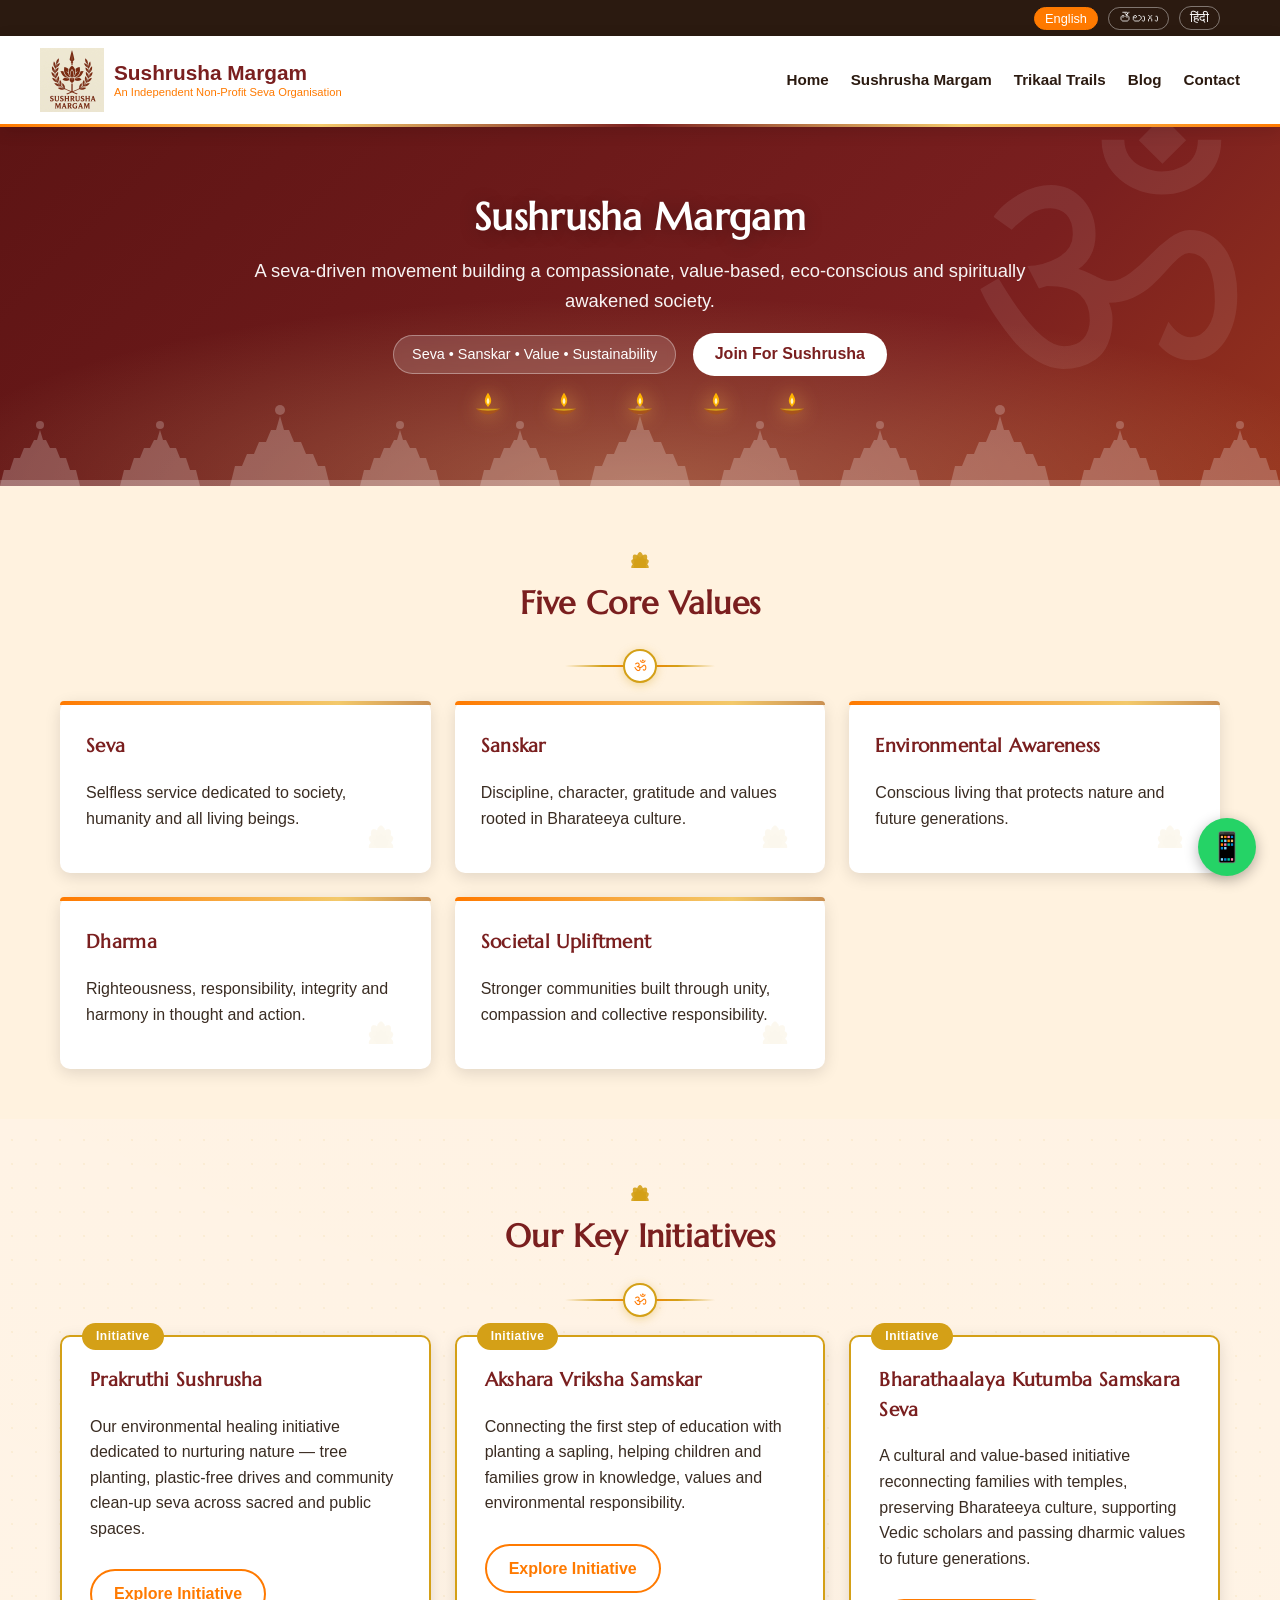
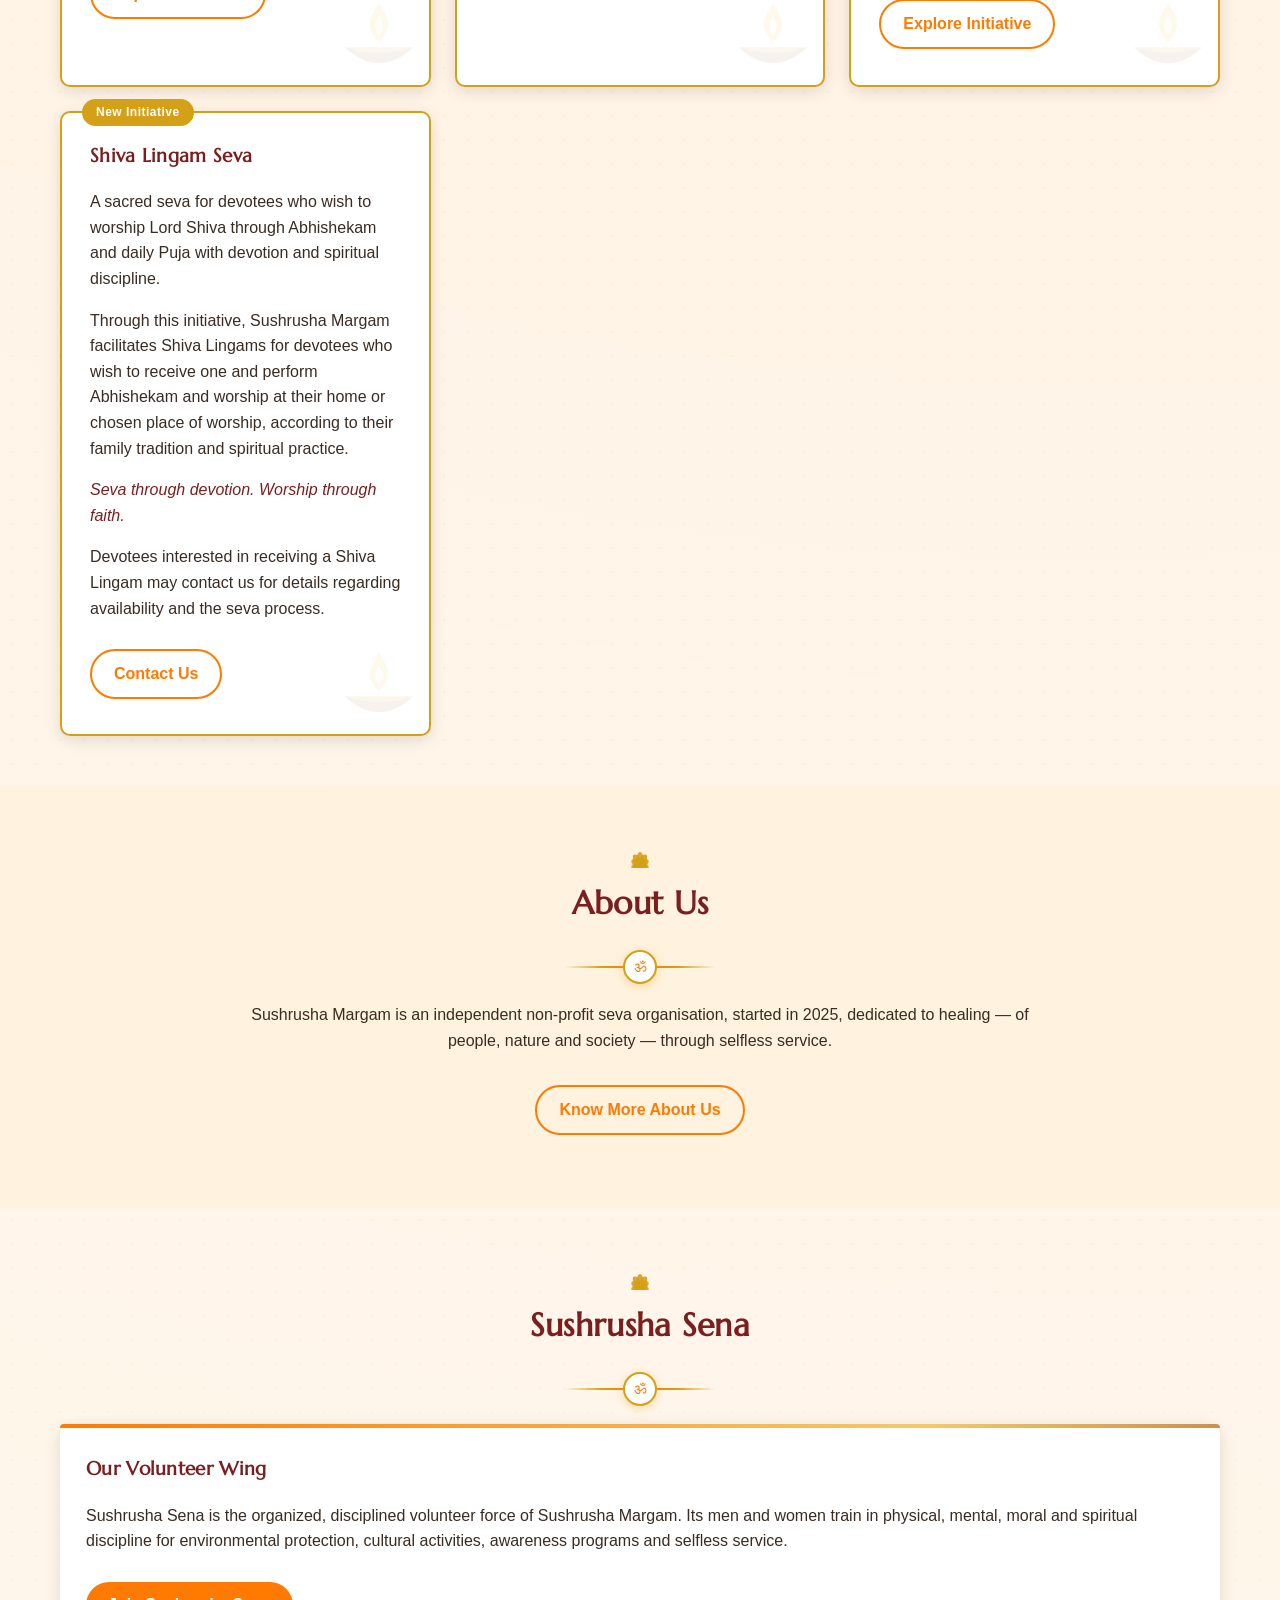
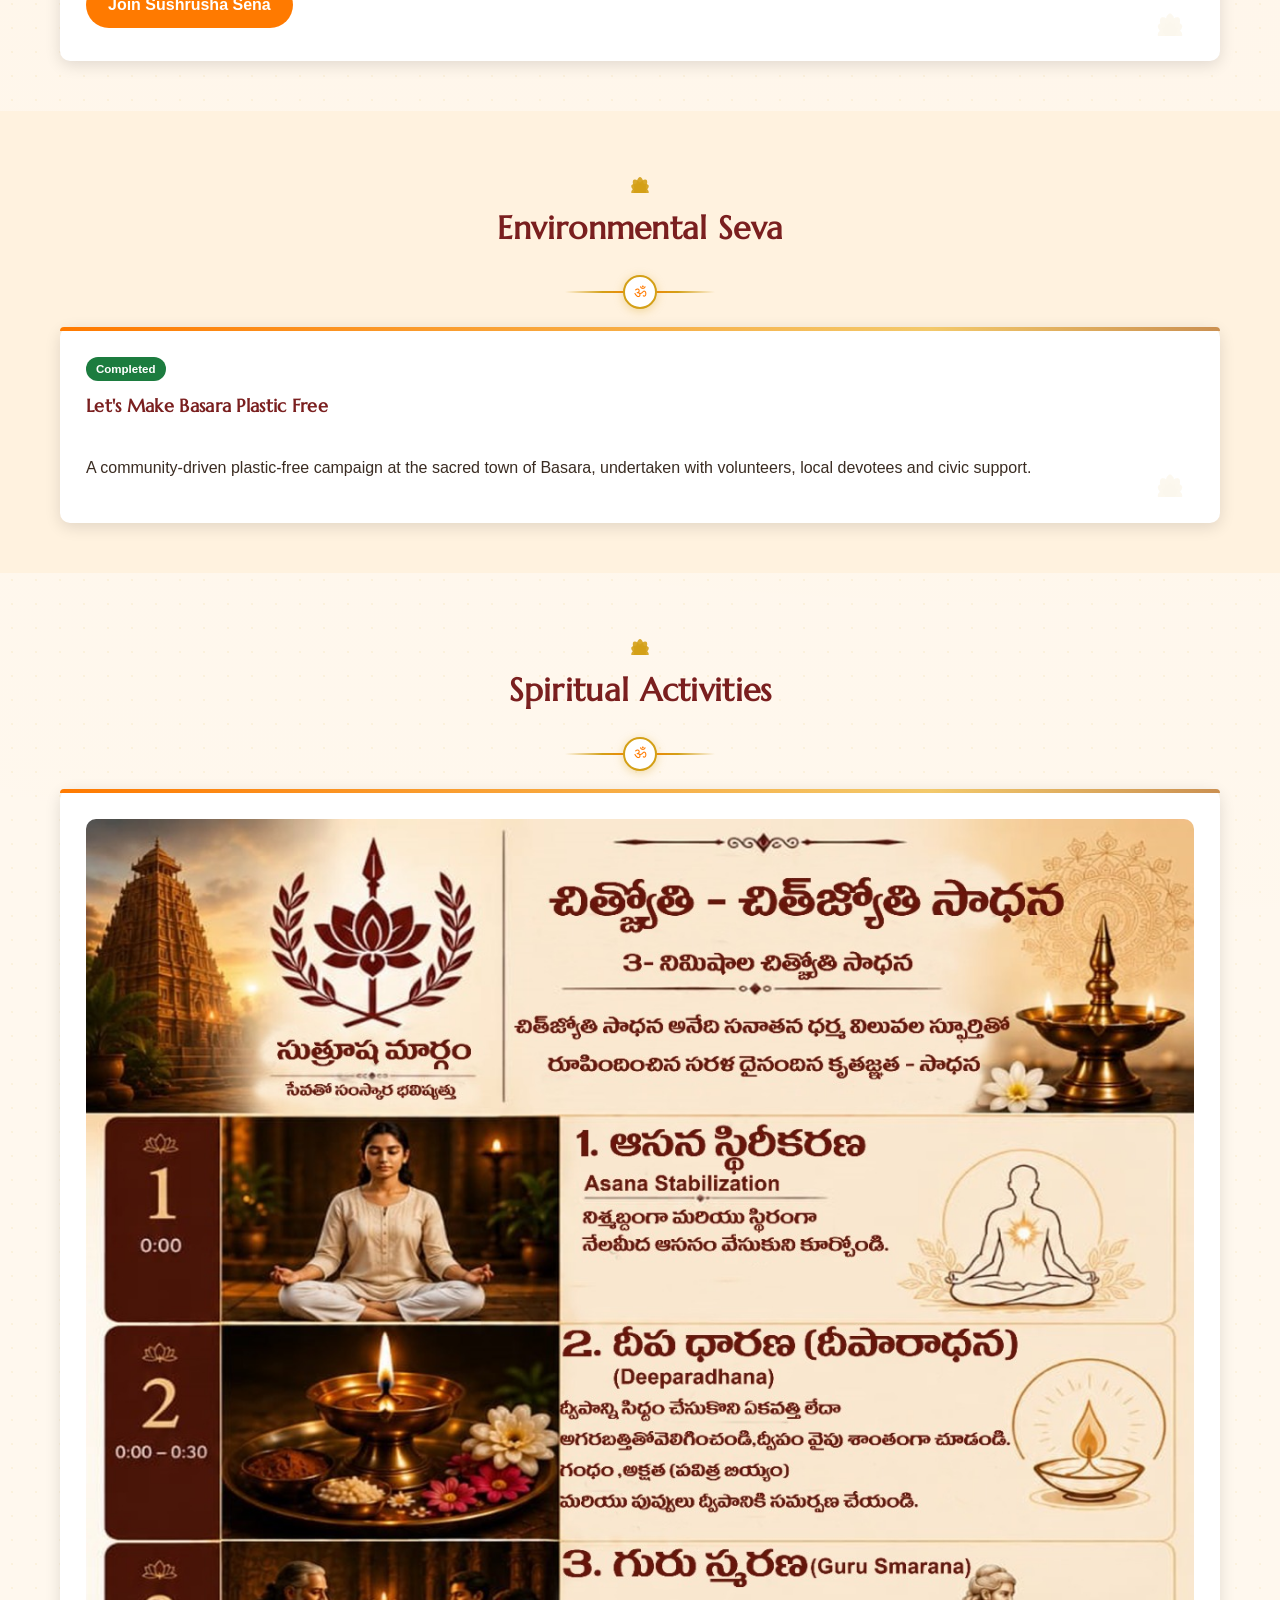
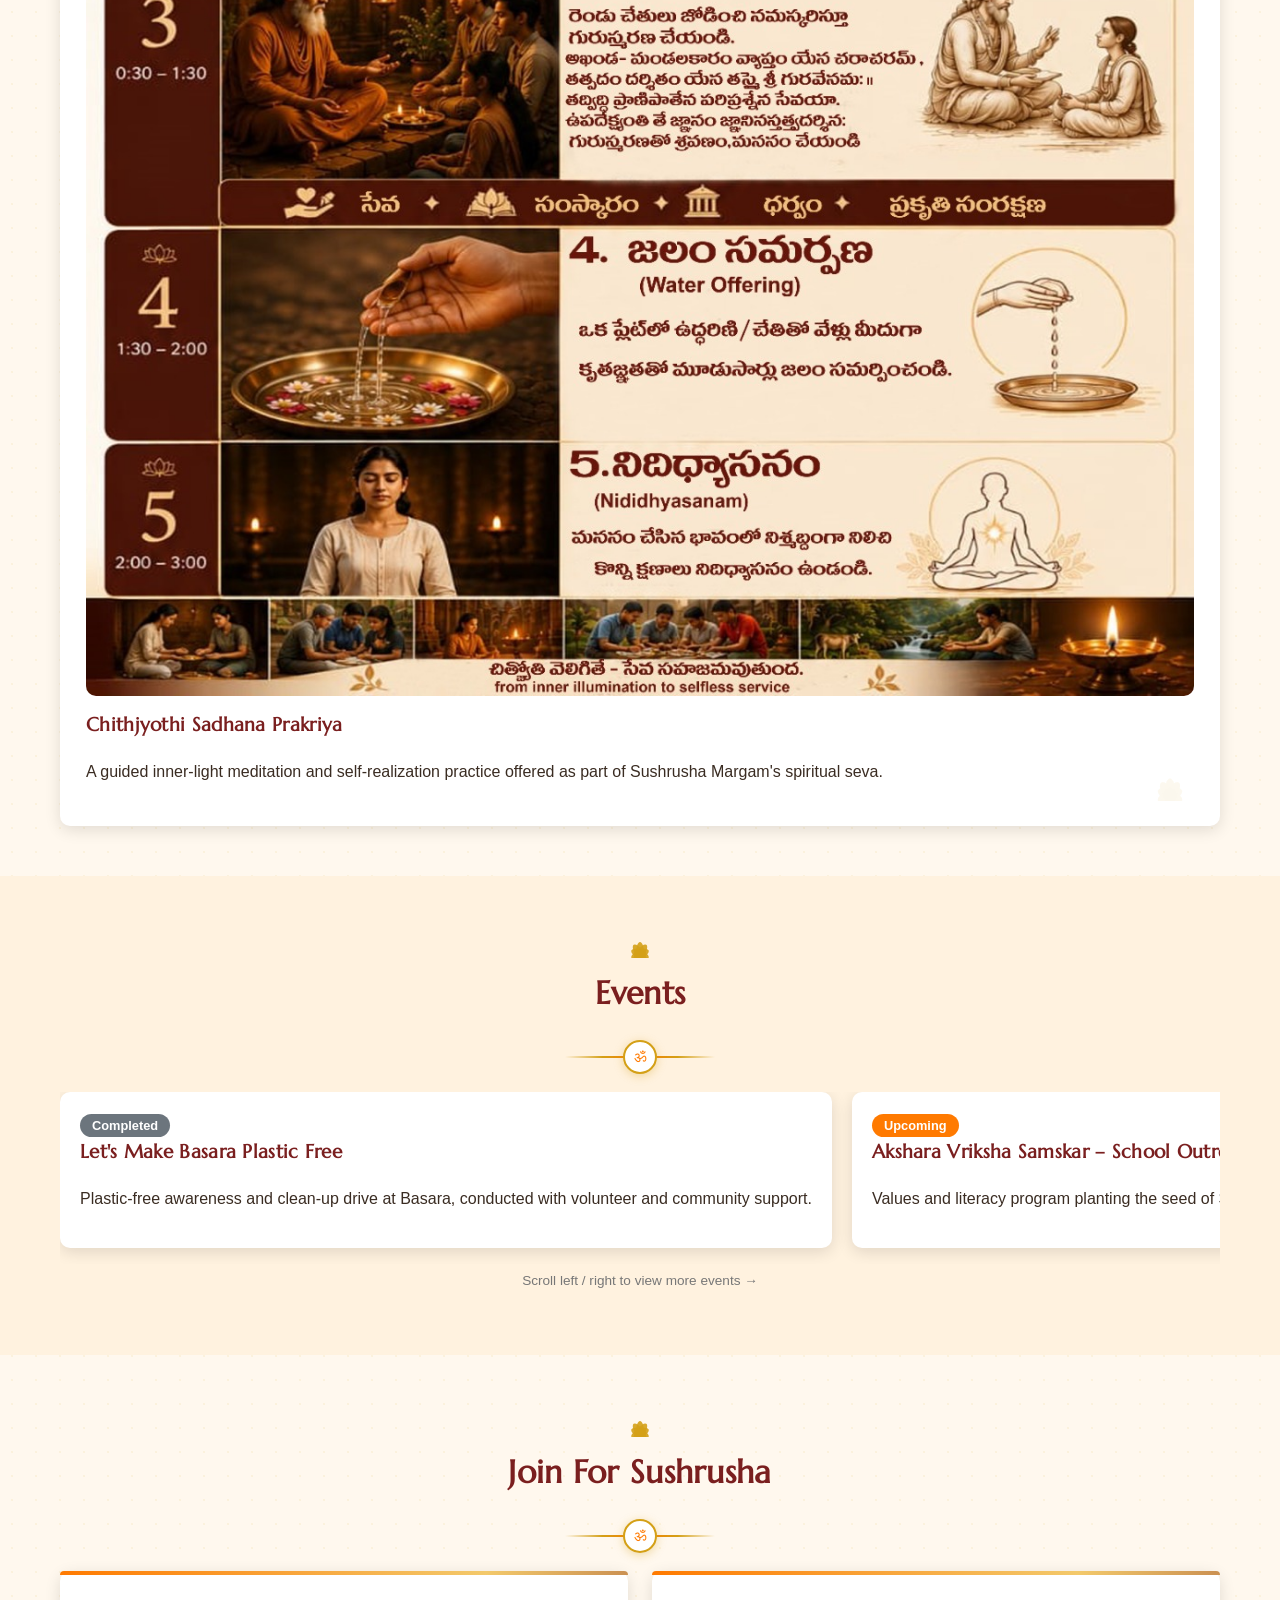
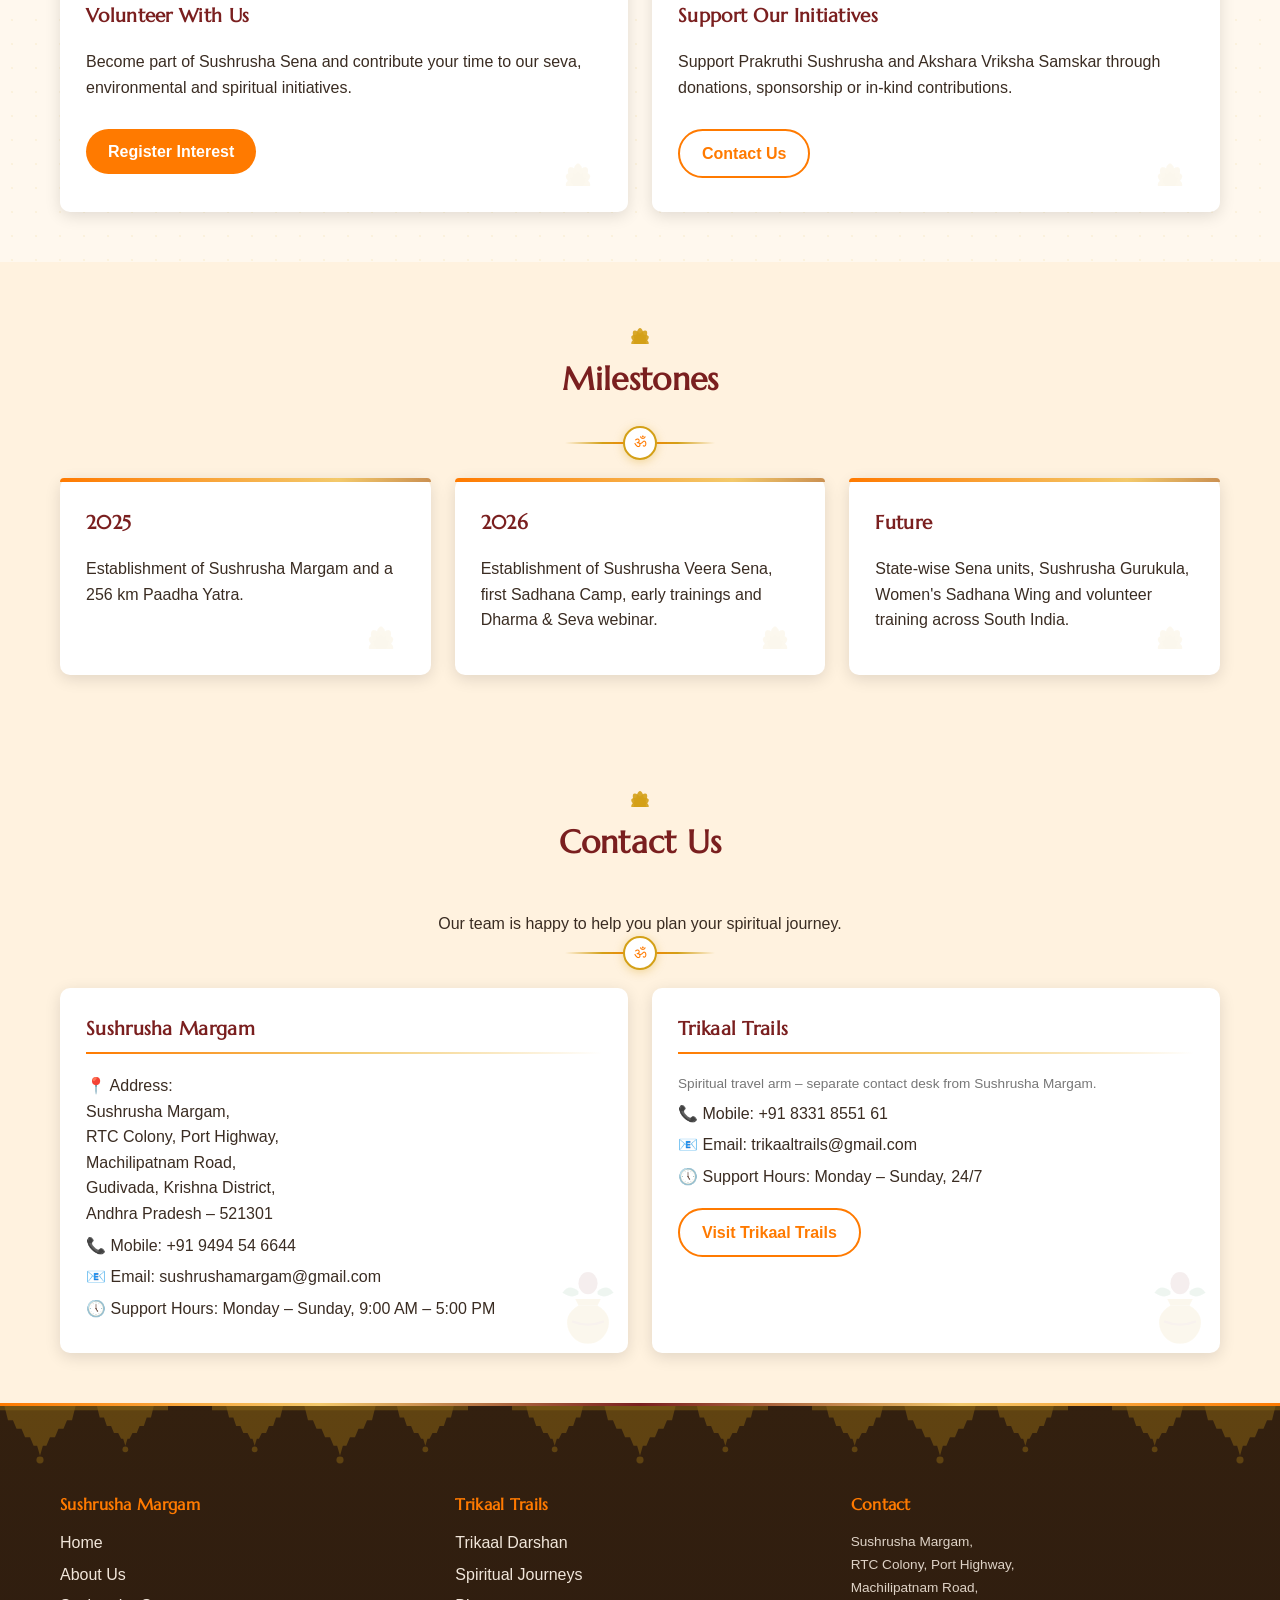
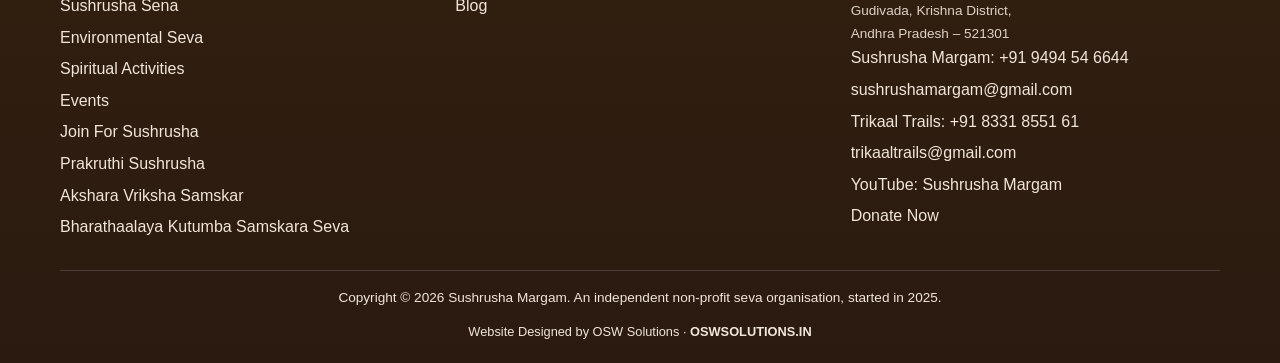
<file: index.html>
<!DOCTYPE html>
<html lang="en">
<head>
<meta charset="UTF-8">
<meta name="viewport" content="width=device-width, initial-scale=1.0">
<title>Sushrusha Margam &ndash; Seva, Nature &amp; Spirituality</title><link rel="icon" type="image/jpeg" href="assets/sushrusha margam.jpeg">
<link rel="canonical" href="https://sushrushamargam.org/">
<meta property="og:title" content="Sushrusha Margam &ndash; Seva, Nature &amp; Spirituality">
<meta property="og:description" content="Sushrusha Margam - an independent non-profit seva organisation for Seva, Sanskar, environmental awareness, temple seva and spiritual growth, with Trikaal Trails pilgrimage journeys.">
<meta property="og:type" content="website">
<meta property="og:url" content="https://sushrushamargam.org/">
<meta property="og:image" content="https://sushrushamargam.org/assets/sushrusha%20margam.jpeg">
<meta name="twitter:card" content="summary_large_image">
<meta name="description" content="Sushrusha Margam - an independent non-profit seva organisation for Seva, Sanskar, environmental awareness, temple seva and spiritual growth, with Trikaal Trails pilgrimage journeys.">
<meta name="keywords" content="temple visit, Darshan Booking, Sacred journey, Pilgrimage tour, Spiritual retreat, Awakening, Enlightenment, Inner peace, Transformation, Breathwork, Meditation, Mindfulness, Rituals, Yoga, Chakras, Crystals, Energy healing, Grounding, Intuition, Cosmic connection, Divine, Gratitude, Purpose, Surrender, Sadhana, Chithjyothi, Jyothi, Spiritual journey, Darshan ticket, Yatra, Seva, Environmental, Temple renovation, Temple, Temple seva, Volunteer, Sushrusha, Spiritual way, Temple route map, Temple timings, Temple open, Temple close, Puja, Travel, Tour, Trips, Family, Group, Solo, Mantra, Prayer, Religion, Spiritual guidance, Wisdom, Soulwork, Selfcare, Reiki, Spirituality, Spiritual growth, Manifestation, God, Akashic, Consciousness, Empowerment, Historic Pilgrimages, Spiritual Retreat, Heritage temple, Cultural, Budget yatri, Hills, Shrine">
<link rel="stylesheet" href="css/style.css">
</head>
<body>

<div class="lang-bar">
  <div class="container">
    <button data-lang="en" class="active">English</button>
    <button data-lang="te">తెలుగు</button>
    <button data-lang="hi">हिंदी</button>
  </div>
</div>

<header class="site-header">
  <div class="container nav-wrap">
    <div class="logo">
      <img src="assets/sushrusha margam.jpeg" alt="Sushrusha Margam logo">
      <span class="logo-copy">Sushrusha Margam
      <span class="sub">An Independent Non-Profit Seva Organisation</span>
      </span>
    </div>
    <button class="nav-toggle" aria-label="Toggle navigation">&#9776;</button>
    <nav class="main-nav">
      <ul>
        <li><a href="index.html" data-i18n="nav.home">Home</a></li>
        <li class="has-dropdown">
          <a href="#sushrusha" data-i18n="nav.sushrusha">Sushrusha Margam</a>
          <ul class="dropdown-menu">
            <li><a href="about.html">About Us</a></li>
            <li><a href="#sena">Sushrusha Sena</a></li>
            <li><a href="prakruthi-sushrusha.html">Environmental Seva</a></li>
            <li><a href="#spiritual">Spiritual Activities</a></li>
            <li><a href="#events">Events</a></li>
            <li><a href="#join">Join Sushrusha</a></li>
          </ul>
        </li>
        <li class="has-dropdown">
          <a href="trikaal-trails.html" data-i18n="nav.trikaal">Trikaal Trails</a>
          <ul class="dropdown-menu">
            <li><a href="trikaal-trails.html#journeys" data-i18n="nav.trikaalDarshan">Trikaal Darshan</a></li>
            <li><a href="spiritual-journeys.html" data-i18n="nav.spiritualJourney">Spiritual Journeys</a></li>
            <li><a href="trikaal-trails.html#where-we-travel" data-i18n="nav.whereWeTravel">Where We Travel</a></li>
          </ul>
        </li>
        <li><a href="blog.html" data-i18n="nav.blog">Blog</a></li>
        <li><a href="#contact" data-i18n="nav.contact">Contact</a></li>
      </ul>
    </nav>
  </div>
</header>

<section class="hero" id="sushrusha">
  <div class="container">
    <h1 data-i18n="home.hero.title">Sushrusha Margam</h1>
    <p class="tagline">A seva-driven movement building a compassionate, value-based, eco-conscious and spiritually awakened society.</p>
    <div class="badge">Seva &bull; Sanskar &bull; Value &bull; Sustainability</div>
    <a href="https://forms.gle/1nZTn87Z29sHKEpX9" class="btn hero-btn" target="_blank" rel="noopener">Join For Sushrusha</a>
  </div>
</section>

<section class="alt" id="values">
  <div class="container">
    <div class="section-title">
      <h2>Five Core Values</h2>
      <div class="underline"></div>
    </div>
    <div class="grid">
      <div class="card"><h3>Seva</h3><p>Selfless service dedicated to society, humanity and all living beings.</p></div>
      <div class="card"><h3>Sanskar</h3><p>Discipline, character, gratitude and values rooted in Bharateeya culture.</p></div>
      <div class="card"><h3>Environmental Awareness</h3><p>Conscious living that protects nature and future generations.</p></div>
      <div class="card"><h3>Dharma</h3><p>Righteousness, responsibility, integrity and harmony in thought and action.</p></div>
      <div class="card"><h3>Societal Upliftment</h3><p>Stronger communities built through unity, compassion and collective responsibility.</p></div>
    </div>
  </div>
</section>

<!-- ===== Two Key Initiatives (highlighted) ===== -->
<section>
  <div class="container">
    <div class="section-title">
      <h2 data-i18n="home.initiatives.title">Our Key Initiatives</h2>
      <div class="underline"></div>
    </div>
    <div class="initiatives">
      <div class="initiative-card">
        <span class="tag" data-i18n="home.initiatives.prakruthi.tag">Initiative</span>
        <h3 data-i18n="home.initiatives.prakruthi.title">Prakruthi Sushrusha</h3>
        <p data-i18n="home.initiatives.prakruthi.desc">Our environmental healing initiative dedicated to nurturing
        nature &mdash; tree planting, plastic-free drives and community clean-up seva across sacred and public
        spaces.</p>
        <a href="prakruthi-sushrusha.html" class="btn outline">Explore Initiative</a>
      </div>
      <div class="initiative-card">
        <span class="tag" data-i18n="home.initiatives.akshara.tag">Initiative</span>
        <h3>Akshara Vriksha Samskar</h3>
        <p>Connecting the first step of education with planting a sapling, helping children and families grow in
        knowledge, values and environmental responsibility.</p>
        <a href="akshara-vriksha-samskar.html" class="btn outline">Explore Initiative</a>
      </div>
      <div class="initiative-card">
        <span class="tag">Initiative</span>
        <h3>Bharathaalaya Kutumba Samskara Seva</h3>
        <p>A cultural and value-based initiative reconnecting families with temples, preserving Bharateeya culture,
        supporting Vedic scholars and passing dharmic values to future generations.</p>
        <a href="bharathaalaya-seva.html" class="btn outline">Explore Initiative</a>
      </div>
      <div class="initiative-card">
        <span class="tag">New Initiative</span>
        <h3>Shiva Lingam Seva</h3>
        <p>A sacred seva for devotees who wish to worship Lord Shiva through Abhishekam and daily Puja with
        devotion and spiritual discipline.</p>
        <p>Through this initiative, Sushrusha Margam facilitates Shiva Lingams for devotees who wish to receive one
        and perform Abhishekam and worship at their home or chosen place of worship, according to their family
        tradition and spiritual practice.</p>
        <p style="font-style:italic;color:var(--maroon);">Seva through devotion. Worship through faith.</p>
        <p>Devotees interested in receiving a Shiva Lingam may contact us for details regarding availability and the
        seva process.</p>
        <a href="#contact" class="btn outline">Contact Us</a>
      </div>
    </div>
  </div>
</section>

<!-- ===== About Us ===== -->
<section class="alt" id="about">
  <div class="container">
    <div class="section-title">
      <h2 data-i18n="nav.about">About Us</h2>
      <div class="underline"></div>
    </div>
    <p data-i18n="home.footer.about" style="max-width:800px;margin:0 auto;text-align:center;">Sushrusha Margam is an
  independent, non-profit, dharma-based spiritual seva organization dedicated to nurturing disciplined individuals,
  responsible families and value-based communities through Seva, Dharma, discipline and spiritual awareness.</p>
    <p style="text-align:center;margin-top:20px;"><a href="about.html" class="btn outline">Know More About Us</a></p>
  </div>
</section>

<!-- ===== Sushrusha Sena ===== -->
<section id="sena">
  <div class="container">
    <div class="section-title">
      <h2 data-i18n="nav.sena">Sushrusha Sena</h2>
      <div class="underline"></div>
    </div>
    <div class="grid">
      <div class="card">
        <h3>Our Volunteer Wing</h3>
        <p>Sushrusha Sena is the organized, disciplined volunteer force of Sushrusha Margam. Its men and women train
        in physical, mental, moral and spiritual discipline for environmental protection, cultural activities,
        awareness programs and selfless service.</p>
        <a href="https://forms.gle/1nZTn87Z29sHKEpX9" class="btn" target="_blank" rel="noopener">Join Sushrusha Sena</a>
      </div>
    </div>
  </div>
</section>

<!-- ===== Environmental Seva ===== -->
<section class="alt" id="environmental">
  <div class="container">
    <div class="section-title">
      <h2 data-i18n="home.env.title">Environmental Seva</h2>
      <div class="underline"></div>
    </div>
    <div class="grid">
      <div class="card package-card">
        <span class="status" data-i18n="home.env.basara.status">Completed</span>
        <h3 data-i18n="home.env.basara.title">Let's Make Basara Plastic Free</h3>
        <p data-i18n="home.env.basara.desc">A community-driven plastic-free campaign at the sacred town of Basara,
        undertaken with volunteers, local devotees and civic support.</p>
      </div>
    </div>
  </div>
</section>

<!-- ===== Spiritual Activities ===== -->
<section id="spiritual">
  <div class="container">
    <div class="section-title">
      <h2 data-i18n="nav.spiritual">Spiritual Activities</h2>
      <div class="underline"></div>
    </div>
    <div class="grid">
      <div class="card">
        <img class="responsive" src="assets/WhatsApp Image 2026-08-13 at 3.52.43 PM.jpeg"
             alt="Chithjyothi Sadhana Prakriya"
             style="border-radius:var(--radius);margin-bottom:14px;">
        <h3 data-i18n="home.chithjyothi.title">Chithjyothi Sadhana Prakriya</h3>
        <p data-i18n="home.chithjyothi.desc">A guided inner-light meditation and self-realization practice offered
        as part of Sushrusha Margam's spiritual seva.</p>
      </div>
    </div>
  </div>
</section>

<!-- ===== Events (left-to-right scroll) ===== -->
<section class="alt" id="events">
  <div class="container">
    <div class="section-title">
      <h2 data-i18n="home.events.title">Events</h2>
      <div class="underline"></div>
    </div>
    <div class="events-scroll scroll-x">
      <div class="event-card">
        <span class="status-pill completed">Completed</span>
        <h3>Let's Make Basara Plastic Free</h3>
        <p>Plastic-free awareness and clean-up drive at Basara, conducted with volunteer and community support.</p>
      </div>
      <div class="event-card">
        <span class="status-pill upcoming">Upcoming</span>
        <h3>Akshara Vriksha Samskar &ndash; School Outreach</h3>
        <p>Values and literacy program planting the seed of Samskaram among young students.</p>
      </div>
      <div class="event-card">
        <span class="status-pill upcoming">Upcoming</span>
        <h3>Prakruthi Sushrusha &ndash; Tree Plantation Drive</h3>
        <p>Community tree-planting seva across public spaces and temple surroundings.</p>
      </div>
      <div class="event-card">
        <span class="status-pill upcoming">Upcoming</span>
        <h3>Chithjyothi Sadhana Prakriya &ndash; Meditation Camp</h3>
        <p>A guided group session of the inner-light meditation practice, open to all devotees.</p>
      </div>
    </div>
    <p class="scroll-hint" data-i18n="home.events.hint">Scroll left / right to view more events &rarr;</p>
  </div>
</section>

<!-- ===== Join For Sushrusha ===== -->
<section id="join">
  <div class="container">
    <div class="section-title">
      <h2 data-i18n="nav.join">Join For Sushrusha</h2>
      <div class="underline"></div>
    </div>
    <div class="grid">
      <div class="card">
        <h3>Volunteer With Us</h3>
        <p>Become part of Sushrusha Sena and contribute your time to our seva, environmental and spiritual
        initiatives.</p>
        <a href="https://forms.gle/1nZTn87Z29sHKEpX9" class="btn" target="_blank" rel="noopener">Register Interest</a>
      </div>
      <div class="card">
        <h3>Support Our Initiatives</h3>
        <p>Support Prakruthi Sushrusha and Akshara Vriksha Samskar through donations, sponsorship or in-kind
        contributions.</p>
        <a href="#contact" class="btn outline">Contact Us</a>
      </div>
    </div>
  </div>
</section>

<section class="alt" id="milestones">
  <div class="container">
    <div class="section-title">
      <h2>Milestones</h2>
      <div class="underline"></div>
    </div>
    <div class="grid">
      <div class="card"><h3>2025</h3><p>Establishment of Sushrusha Margam and a 256 km Paadha Yatra.</p></div>
      <div class="card"><h3>2026</h3><p>Establishment of Sushrusha Veera Sena, first Sadhana Camp, early trainings and Dharma &amp; Seva webinar.</p></div>
      <div class="card"><h3>Future</h3><p>State-wise Sena units, Sushrusha Gurukula, Women's Sadhana Wing and volunteer training across South India.</p></div>
    </div>
  </div>
</section>

<!-- ===== Contact ===== -->
<section class="alt" id="contact">
  <div class="container">
    <div class="section-title">
      <h2 data-i18n="contact.title">Contact Us</h2>
      <p data-i18n="contact.desc">Our team is happy to help you plan your spiritual journey.</p>
      <div class="underline"></div>
    </div>
    <div class="contact-grid">
      <div class="contact-card">
        <h3 data-i18n="contact.sushrusha">Sushrusha Margam</h3>
        <p>&#128205; <span data-i18n="contact.address">Address</span>:<br>
        Sushrusha Margam,<br>
        RTC Colony, Port Highway,<br>
        Machilipatnam Road,<br>
        Gudivada, Krishna District,<br>
        Andhra Pradesh &ndash; 521301</p>
        <p>&#128222; <span data-i18n="contact.mobile">Mobile</span>: +91 9494 54 6644</p>
        <p>&#128231; <span data-i18n="contact.email">Email</span>: sushrushamargam@gmail.com</p>
        <p>&#128340; <span data-i18n="contact.hours">Support Hours</span>: <span data-i18n="contact.sushrushaHours">Monday &ndash; Sunday, 9:00 AM &ndash; 5:00 PM</span></p>
      </div>
      <div class="contact-card">
        <h3 data-i18n="contact.trikaal">Trikaal Trails</h3>
        <p style="font-size:0.85rem;color:#777;">Spiritual travel arm &ndash; separate contact desk from Sushrusha Margam.</p>
        <p>&#128222; <span data-i18n="contact.mobile">Mobile</span>: +91 8331 8551 61</p>
        <p>&#128231; <span data-i18n="contact.email">Email</span>: trikaaltrails@gmail.com</p>
        <p>&#128340; <span data-i18n="contact.hours">Support Hours</span>: <span data-i18n="contact.trikaalHours">Monday &ndash; Sunday, 9:00 AM &ndash; 5:00 PM</span></p>
        <a href="trikaal-trails.html" class="btn outline">Visit Trikaal Trails</a>
      </div>
    </div>
  </div>
</section>

<footer class="site-footer">
  <div class="container">
    <div class="footer-grid">
      <div>
        <h4>Sushrusha Margam</h4>
        <ul>
          <li><a href="index.html">Home</a></li>
          <li><a href="about.html">About Us</a></li>
          <li><a href="#sena">Sushrusha Sena</a></li>
          <li><a href="#environmental">Environmental Seva</a></li>
          <li><a href="#spiritual">Spiritual Activities</a></li>
          <li><a href="#events">Events</a></li>
          <li><a href="#join">Join For Sushrusha</a></li>
          <li><a href="prakruthi-sushrusha.html">Prakruthi Sushrusha</a></li>
          <li><a href="akshara-vriksha-samskar.html">Akshara Vriksha Samskar</a></li>
          <li><a href="bharathaalaya-seva.html">Bharathaalaya Kutumba Samskara Seva</a></li>
        </ul>
      </div>
      <div>
        <h4>Trikaal Trails</h4>
        <ul>
          <li><a href="trikaal-trails.html">Trikaal Darshan</a></li>
          <li><a href="spiritual-journeys.html">Spiritual Journeys</a></li>
          <li><a href="blog.html">Blog</a></li>
        </ul>
      </div>
      <div>
        <h4>Contact</h4>
        <address class="footer-address">
          Sushrusha Margam,<br>
          RTC Colony, Port Highway,<br>
          Machilipatnam Road,<br>
          Gudivada, Krishna District,<br>
          Andhra Pradesh &ndash; 521301
        </address>
        <ul>
          <li>Sushrusha Margam: +91 9494 54 6644</li>
          <li>sushrushamargam@gmail.com</li>
          <li>Trikaal Trails: +91 8331 8551 61</li>
          <li>trikaaltrails@gmail.com</li>
          <li><a href="https://www.youtube.com/@SushrushaMargam" target="_blank" rel="noopener">YouTube: Sushrusha Margam</a></li>
          <li><a href="#contact">Donate Now</a></li>
        </ul>
      </div>
    </div>
    <p class="footer-bottom" data-i18n="footer.copyright">Copyright &copy; 2026 Sushrusha Margam. An independent non-profit seva organisation, started in 2025.</p>
    <p class="footer-credit">Website Designed by OSW Solutions &middot; <a href="https://oswsolutions.in" target="_blank" rel="noopener">OSWSOLUTIONS.IN</a></p>
  </div>
</footer>

<a href="https://wa.me/919494546644" target="_blank" rel="noopener" class="whatsapp-float" aria-label="Chat with Sushrusha Margam on WhatsApp">&#128241;</a>

<script src="js/i18n.js"></script>
<script src="js/main.js"></script>
</body>
</html>
</file>
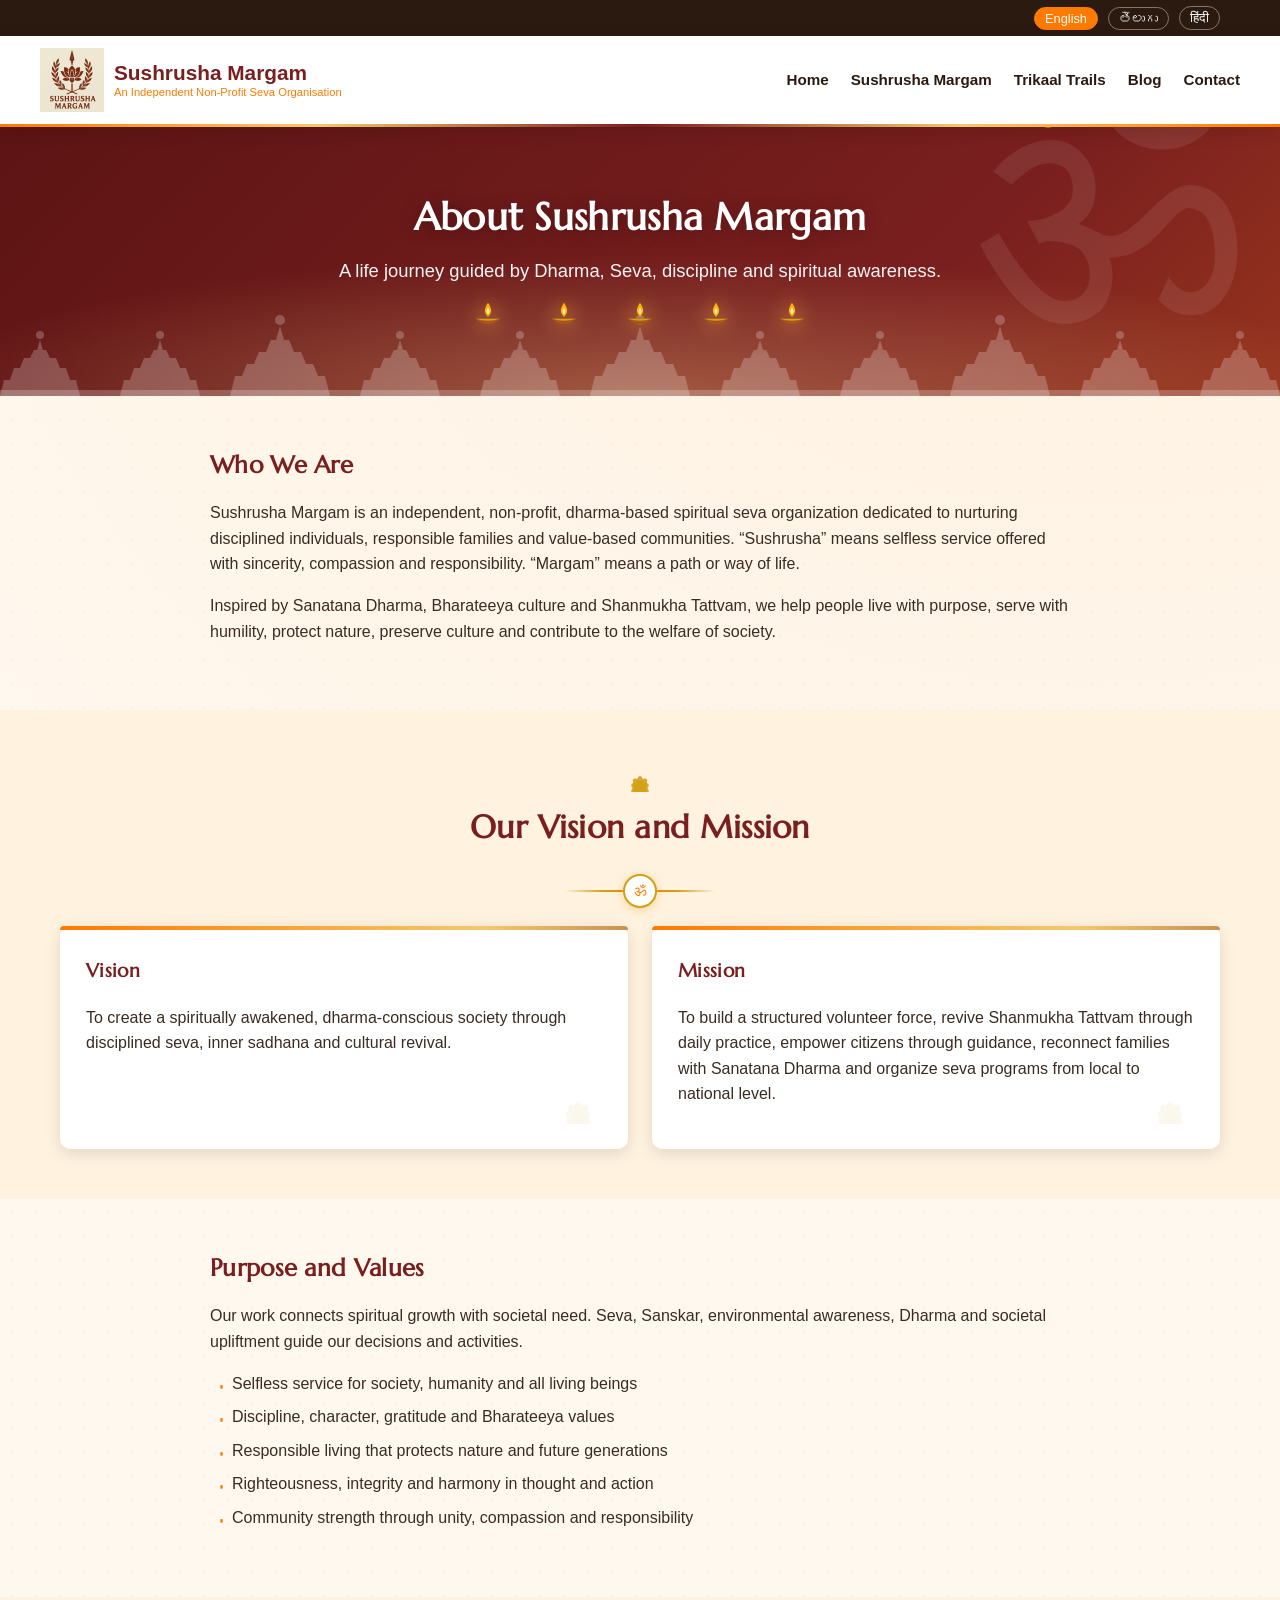
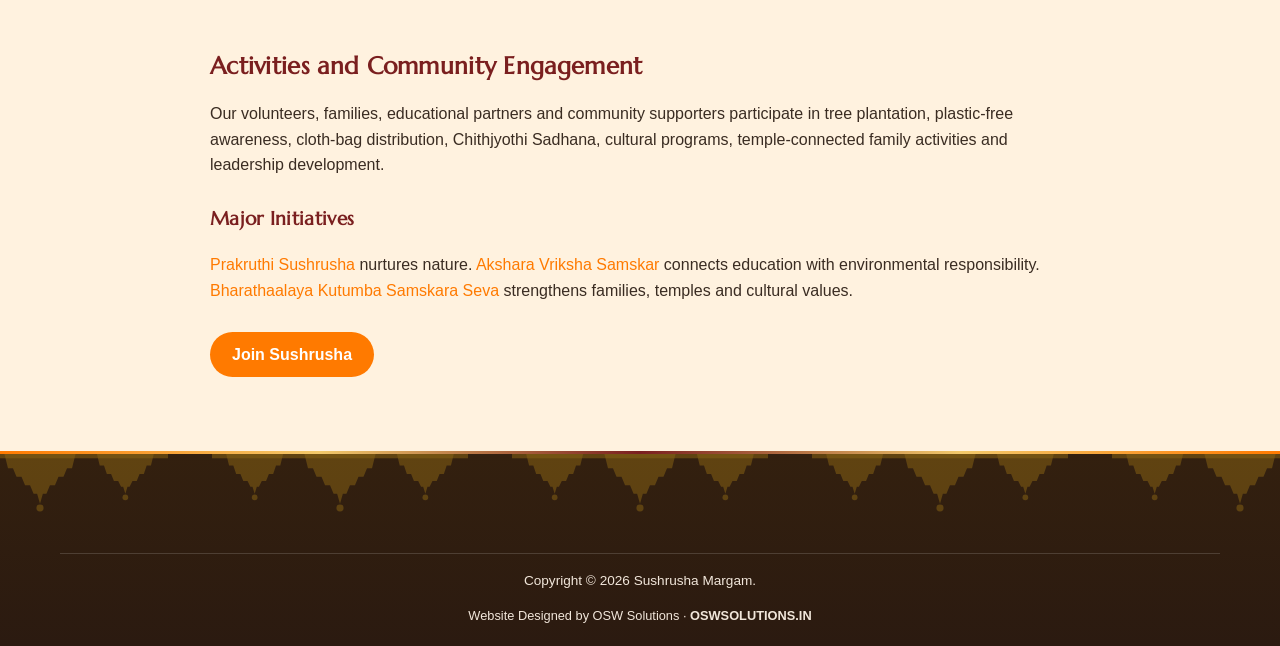
<file: about.html>
<!DOCTYPE html>
<html lang="en">
<head>
<meta charset="UTF-8">
<meta name="viewport" content="width=device-width, initial-scale=1.0">
<title>About Us - Sushrusha Margam</title><link rel="icon" type="image/jpeg" href="assets/sushrusha margam.jpeg">
<meta name="description" content="About Sushrusha Margam - an independent, non-profit, dharma-based spiritual seva organisation nurturing disciplined individuals, responsible families and value-based communities.">
<link rel="canonical" href="https://sushrushamargam.org/about.html">
<meta property="og:title" content="About Us - Sushrusha Margam">
<meta property="og:description" content="About Sushrusha Margam - an independent, non-profit, dharma-based spiritual seva organisation nurturing disciplined individuals, responsible families and value-based communities.">
<meta property="og:type" content="website">
<meta property="og:url" content="https://sushrushamargam.org/about.html">
<meta property="og:image" content="https://sushrushamargam.org/assets/sushrusha%20margam.jpeg">
<meta name="twitter:card" content="summary_large_image">
<link rel="stylesheet" href="css/style.css">
</head>
<body>

<div class="lang-bar">
  <div class="container">
    <button data-lang="en" class="active">English</button>
    <button data-lang="te">తెలుగు</button>
    <button data-lang="hi">हिंदी</button>
  </div>
</div>

<header class="site-header">
  <div class="container nav-wrap">
    <a class="logo" href="index.html"><img src="assets/sushrusha margam.jpeg" alt="Sushrusha Margam logo"><span class="logo-copy">Sushrusha Margam<span class="sub">An Independent Non-Profit Seva Organisation</span></span></a>
    <button class="nav-toggle" aria-label="Toggle navigation">&#9776;</button>
    <nav class="main-nav"><ul>
      <li><a href="index.html">Home</a></li>
      <li class="has-dropdown"><a href="index.html#sushrusha">Sushrusha Margam</a><ul class="dropdown-menu">
        <li><a href="about.html">About Us</a></li><li><a href="index.html#sena">Sushrusha Sena</a></li><li><a href="prakruthi-sushrusha.html">Environmental Seva</a></li><li><a href="index.html#spiritual">Spiritual Activities</a></li><li><a href="index.html#events">Events</a></li><li><a href="index.html#join">Join Sushrusha</a></li>
      </ul></li>
      <li><a href="trikaal-trails.html">Trikaal Trails</a></li><li><a href="blog.html">Blog</a></li><li><a href="index.html#contact">Contact</a></li>
    </ul></nav>
  </div>
</header>
<section class="hero"><div class="container"><h1>About Sushrusha Margam</h1><p class="tagline">A life journey guided by Dharma, Seva, discipline and spiritual awareness.</p></div></section>
<main class="content-page">
<section><div class="container prose"><h2>Who We Are</h2><p>Sushrusha Margam is an independent, non-profit, dharma-based spiritual seva organization dedicated to nurturing disciplined individuals, responsible families and value-based communities. “Sushrusha” means selfless service offered with sincerity, compassion and responsibility. “Margam” means a path or way of life.</p><p>Inspired by Sanatana Dharma, Bharateeya culture and Shanmukha Tattvam, we help people live with purpose, serve with humility, protect nature, preserve culture and contribute to the welfare of society.</p></div></section>
<section class="alt"><div class="container"><div class="section-title"><h2>Our Vision and Mission</h2><div class="underline"></div></div><div class="grid"><div class="card"><h3>Vision</h3><p>To create a spiritually awakened, dharma-conscious society through disciplined seva, inner sadhana and cultural revival.</p></div><div class="card"><h3>Mission</h3><p>To build a structured volunteer force, revive Shanmukha Tattvam through daily practice, empower citizens through guidance, reconnect families with Sanatana Dharma and organize seva programs from local to national level.</p></div></div></div></section>
<section><div class="container prose"><h2>Purpose and Values</h2><p>Our work connects spiritual growth with societal need. Seva, Sanskar, environmental awareness, Dharma and societal upliftment guide our decisions and activities.</p><ul><li>Selfless service for society, humanity and all living beings</li><li>Discipline, character, gratitude and Bharateeya values</li><li>Responsible living that protects nature and future generations</li><li>Righteousness, integrity and harmony in thought and action</li><li>Community strength through unity, compassion and responsibility</li></ul></div></section>
<section class="alt"><div class="container prose"><h2>Activities and Community Engagement</h2><p>Our volunteers, families, educational partners and community supporters participate in tree plantation, plastic-free awareness, cloth-bag distribution, Chithjyothi Sadhana, cultural programs, temple-connected family activities and leadership development.</p><h3>Major Initiatives</h3><p><a href="prakruthi-sushrusha.html">Prakruthi Sushrusha</a> nurtures nature. <a href="akshara-vriksha-samskar.html">Akshara Vriksha Samskar</a> connects education with environmental responsibility. <a href="bharathaalaya-seva.html">Bharathaalaya Kutumba Samskara Seva</a> strengthens families, temples and cultural values.</p><p><a href="index.html#join" class="btn">Join Sushrusha</a></p></div></section>
</main>
<footer class="site-footer"><div class="container"><p class="footer-bottom">Copyright &copy; 2026 Sushrusha Margam.</p><p class="footer-credit">Website Designed by OSW Solutions &middot; <a href="https://oswsolutions.in" target="_blank" rel="noopener">OSWSOLUTIONS.IN</a></p></div></footer>
<script src="js/i18n.js"></script>
<script src="js/main.js"></script>
</body>
</html>
</file>
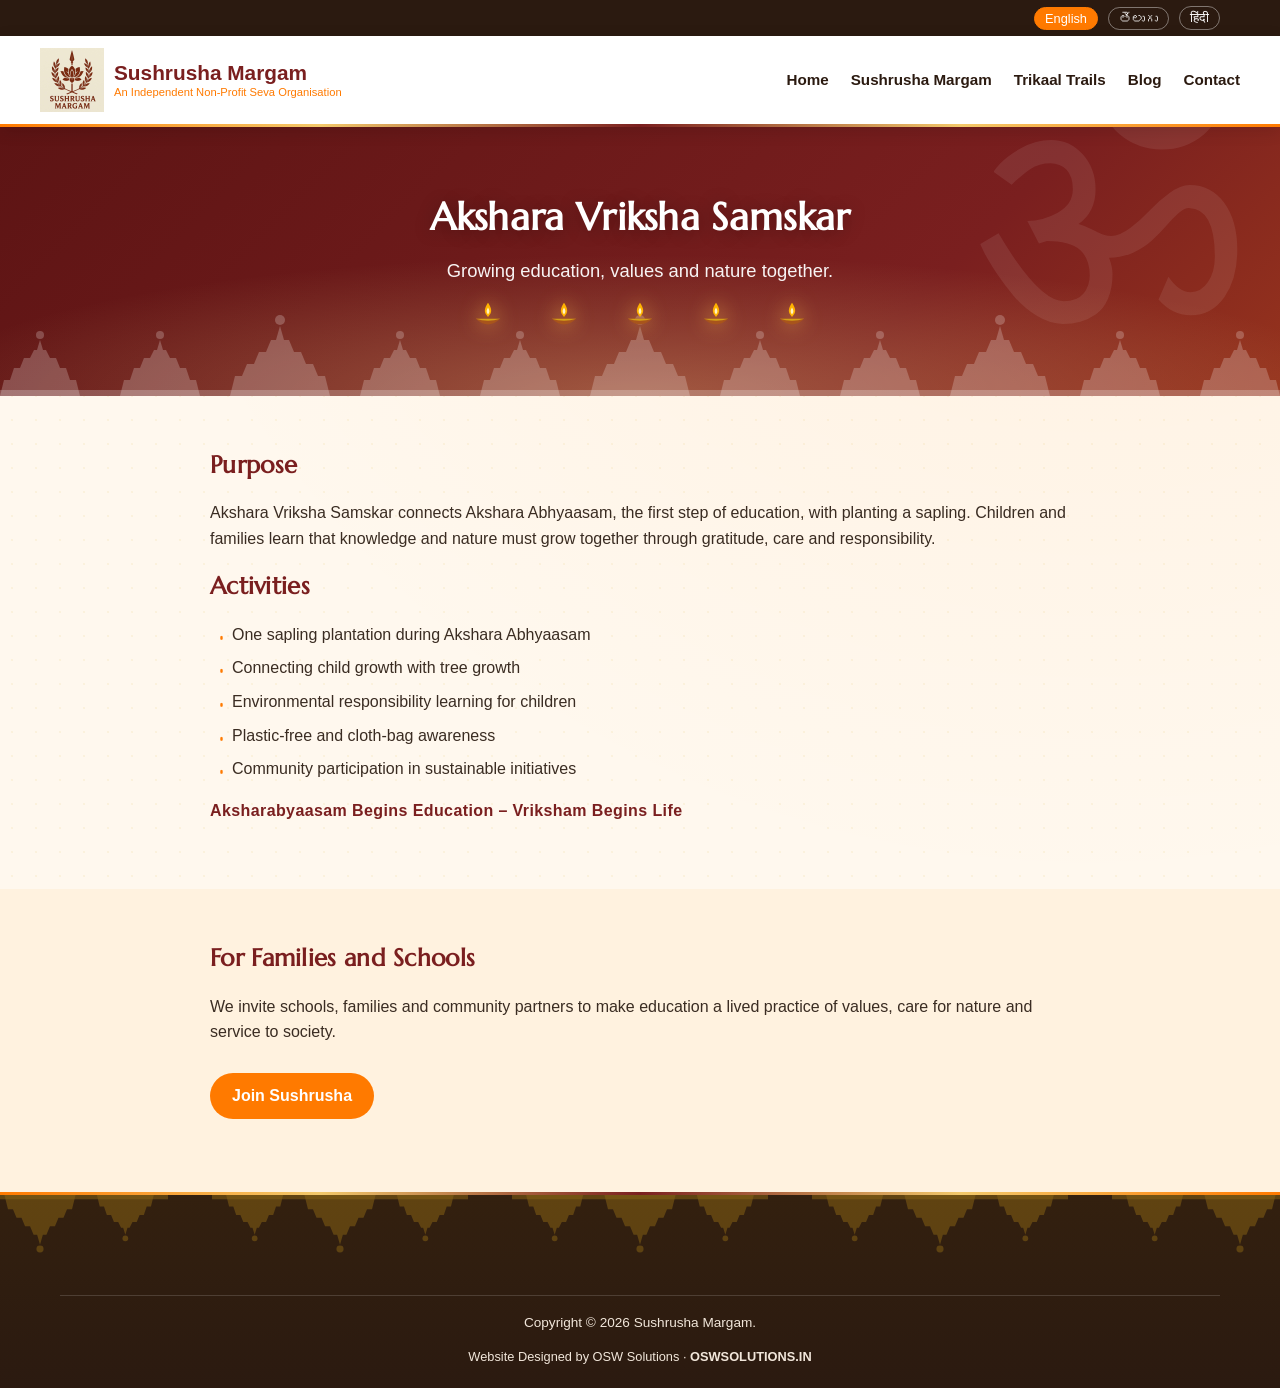
<file: akshara-vriksha-samskar.html>
<!DOCTYPE html>
<html lang="en"><head><meta charset="UTF-8"><meta name="viewport" content="width=device-width, initial-scale=1.0"><title>Akshara Vriksha Samskar - Sushrusha Margam</title><link rel="icon" type="image/jpeg" href="assets/sushrusha margam.jpeg">
<meta name="description" content="Akshara Vriksha Samskar connects Akshara Abhyaasam, the first step of a child's education, with planting a sapling, teaching that knowledge and nature must grow together.">
<link rel="canonical" href="https://sushrushamargam.org/akshara-vriksha-samskar.html">
<meta property="og:title" content="Akshara Vriksha Samskar - Sushrusha Margam">
<meta property="og:description" content="Akshara Vriksha Samskar connects Akshara Abhyaasam, the first step of a child's education, with planting a sapling, teaching that knowledge and nature must grow together.">
<meta property="og:type" content="website">
<meta property="og:url" content="https://sushrushamargam.org/akshara-vriksha-samskar.html">
<meta property="og:image" content="https://sushrushamargam.org/assets/sushrusha%20margam.jpeg">
<meta name="twitter:card" content="summary_large_image"><link rel="stylesheet" href="css/style.css"></head><body>
<div class="lang-bar"><div class="container"><button data-lang="en" class="active">English</button><button data-lang="te">తెలుగు</button><button data-lang="hi">हिंदी</button></div></div>
<header class="site-header"><div class="container nav-wrap"><a class="logo" href="index.html"><img src="assets/sushrusha margam.jpeg" alt="Sushrusha Margam logo"><span class="logo-copy">Sushrusha Margam<span class="sub">An Independent Non-Profit Seva Organisation</span></span></a><button class="nav-toggle" aria-label="Toggle navigation">&#9776;</button><nav class="main-nav"><ul><li><a href="index.html">Home</a></li><li class="has-dropdown"><a href="index.html#sushrusha">Sushrusha Margam</a><ul class="dropdown-menu"><li><a href="about.html">About Us</a></li><li><a href="index.html#sena">Sushrusha Sena</a></li><li><a href="prakruthi-sushrusha.html">Environmental Seva</a></li><li><a href="index.html#spiritual">Spiritual Activities</a></li><li><a href="index.html#events">Events</a></li><li><a href="index.html#join">Join Sushrusha</a></li></ul></li><li><a href="trikaal-trails.html">Trikaal Trails</a></li><li><a href="blog.html">Blog</a></li><li><a href="index.html#contact">Contact</a></li></ul></nav></div></header>
<section class="hero"><div class="container"><h1>Akshara Vriksha Samskar</h1><p class="tagline">Growing education, values and nature together.</p></div></section>
<main class="content-page"><section><div class="container prose"><h2>Purpose</h2><p>Akshara Vriksha Samskar connects Akshara Abhyaasam, the first step of education, with planting a sapling. Children and families learn that knowledge and nature must grow together through gratitude, care and responsibility.</p><h2>Activities</h2><ul><li>One sapling plantation during Akshara Abhyaasam</li><li>Connecting child growth with tree growth</li><li>Environmental responsibility learning for children</li><li>Plastic-free and cloth-bag awareness</li><li>Community participation in sustainable initiatives</li></ul><p class="callout">Aksharabyaasam Begins Education &ndash; Vriksham Begins Life</p></div></section><section class="alt"><div class="container prose"><h2>For Families and Schools</h2><p>We invite schools, families and community partners to make education a lived practice of values, care for nature and service to society.</p><p><a href="https://forms.gle/1nZTn87Z29sHKEpX9" class="btn" target="_blank" rel="noopener">Join Sushrusha</a></p></div></section></main>
<footer class="site-footer"><div class="container"><p class="footer-bottom">Copyright &copy; 2026 Sushrusha Margam.</p><p class="footer-credit">Website Designed by OSW Solutions &middot; <a href="https://oswsolutions.in" target="_blank" rel="noopener">OSWSOLUTIONS.IN</a></p></div></footer><script src="js/i18n.js"></script><script src="js/main.js"></script></body></html>
</file>
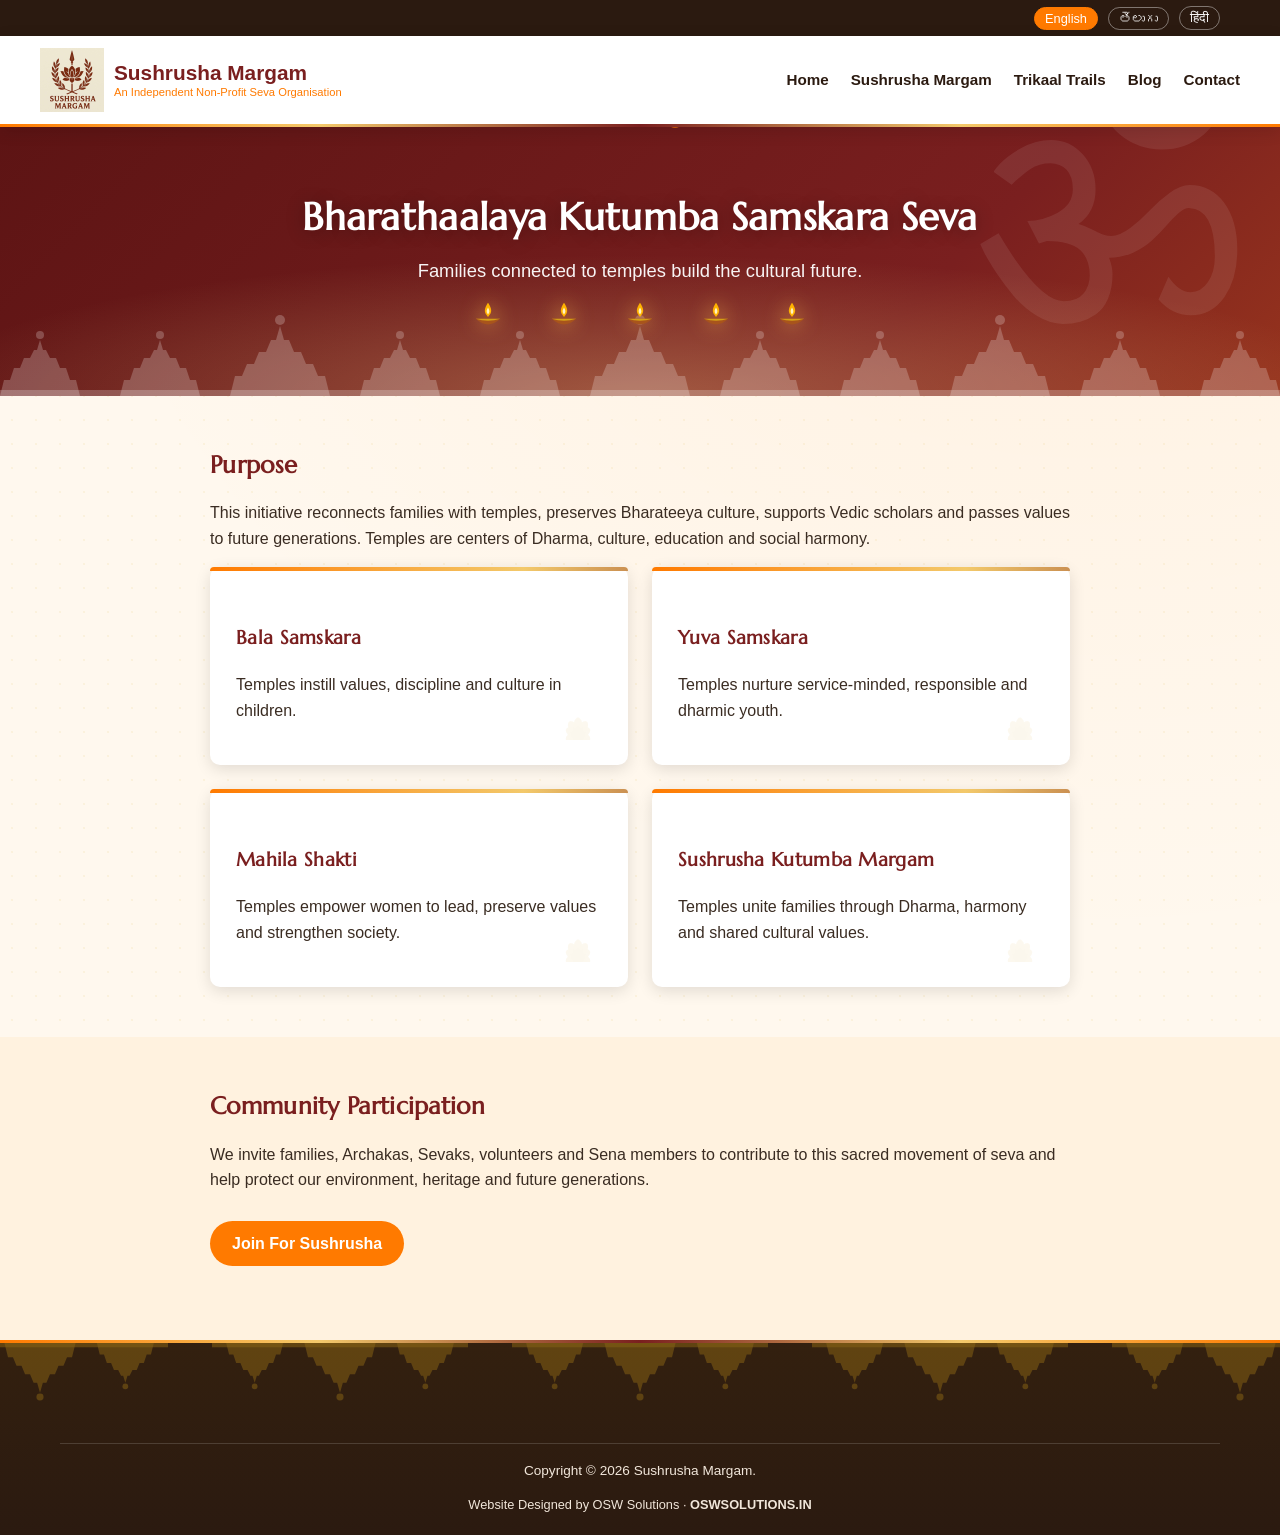
<file: bharathaalaya-seva.html>
<!DOCTYPE html>
<html lang="en"><head><meta charset="UTF-8"><meta name="viewport" content="width=device-width, initial-scale=1.0"><title>Bharathaalaya Kutumba Samskara Seva - Sushrusha Margam</title><link rel="icon" type="image/jpeg" href="assets/sushrusha margam.jpeg">
<meta name="description" content="Bharathaalaya Kutumba Samskara Seva reconnects families with temples, preserves Bharateeya culture, supports Vedic scholars and passes values to future generations.">
<link rel="canonical" href="https://sushrushamargam.org/bharathaalaya-seva.html">
<meta property="og:title" content="Bharathaalaya Kutumba Samskara Seva - Sushrusha Margam">
<meta property="og:description" content="Bharathaalaya Kutumba Samskara Seva reconnects families with temples, preserves Bharateeya culture, supports Vedic scholars and passes values to future generations.">
<meta property="og:type" content="website">
<meta property="og:url" content="https://sushrushamargam.org/bharathaalaya-seva.html">
<meta property="og:image" content="https://sushrushamargam.org/assets/sushrusha%20margam.jpeg">
<meta name="twitter:card" content="summary_large_image"><link rel="stylesheet" href="css/style.css"></head><body>
<div class="lang-bar"><div class="container"><button data-lang="en" class="active">English</button><button data-lang="te">తెలుగు</button><button data-lang="hi">हिंदी</button></div></div>
<header class="site-header"><div class="container nav-wrap"><a class="logo" href="index.html"><img src="assets/sushrusha margam.jpeg" alt="Sushrusha Margam logo"><span class="logo-copy">Sushrusha Margam<span class="sub">An Independent Non-Profit Seva Organisation</span></span></a><button class="nav-toggle" aria-label="Toggle navigation">&#9776;</button><nav class="main-nav"><ul><li><a href="index.html">Home</a></li><li class="has-dropdown"><a href="index.html#sushrusha">Sushrusha Margam</a><ul class="dropdown-menu"><li><a href="about.html">About Us</a></li><li><a href="index.html#sena">Sushrusha Sena</a></li><li><a href="prakruthi-sushrusha.html">Environmental Seva</a></li><li><a href="index.html#spiritual">Spiritual Activities</a></li><li><a href="index.html#events">Events</a></li><li><a href="index.html#join">Join Sushrusha</a></li></ul></li><li><a href="trikaal-trails.html">Trikaal Trails</a></li><li><a href="blog.html">Blog</a></li><li><a href="index.html#contact">Contact</a></li></ul></nav></div></header>
<section class="hero"><div class="container"><h1>Bharathaalaya Kutumba Samskara Seva</h1><p class="tagline">Families connected to temples build the cultural future.</p></div></section>
<main class="content-page"><section><div class="container prose"><h2>Purpose</h2><p>This initiative reconnects families with temples, preserves Bharateeya culture, supports Vedic scholars and passes values to future generations. Temples are centers of Dharma, culture, education and social harmony.</p><div class="grid"><div class="card"><h3>Bala Samskara</h3><p>Temples instill values, discipline and culture in children.</p></div><div class="card"><h3>Yuva Samskara</h3><p>Temples nurture service-minded, responsible and dharmic youth.</p></div><div class="card"><h3>Mahila Shakti</h3><p>Temples empower women to lead, preserve values and strengthen society.</p></div><div class="card"><h3>Sushrusha Kutumba Margam</h3><p>Temples unite families through Dharma, harmony and shared cultural values.</p></div></div></div></section><section class="alt"><div class="container prose"><h2>Community Participation</h2><p>We invite families, Archakas, Sevaks, volunteers and Sena members to contribute to this sacred movement of seva and help protect our environment, heritage and future generations.</p><p><a href="https://forms.gle/1nZTn87Z29sHKEpX9" class="btn" target="_blank" rel="noopener">Join For Sushrusha</a></p></div></section></main>
<footer class="site-footer"><div class="container"><p class="footer-bottom">Copyright &copy; 2026 Sushrusha Margam.</p><p class="footer-credit">Website Designed by OSW Solutions &middot; <a href="https://oswsolutions.in" target="_blank" rel="noopener">OSWSOLUTIONS.IN</a></p></div></footer><script src="js/i18n.js"></script><script src="js/main.js"></script></body></html>
</file>
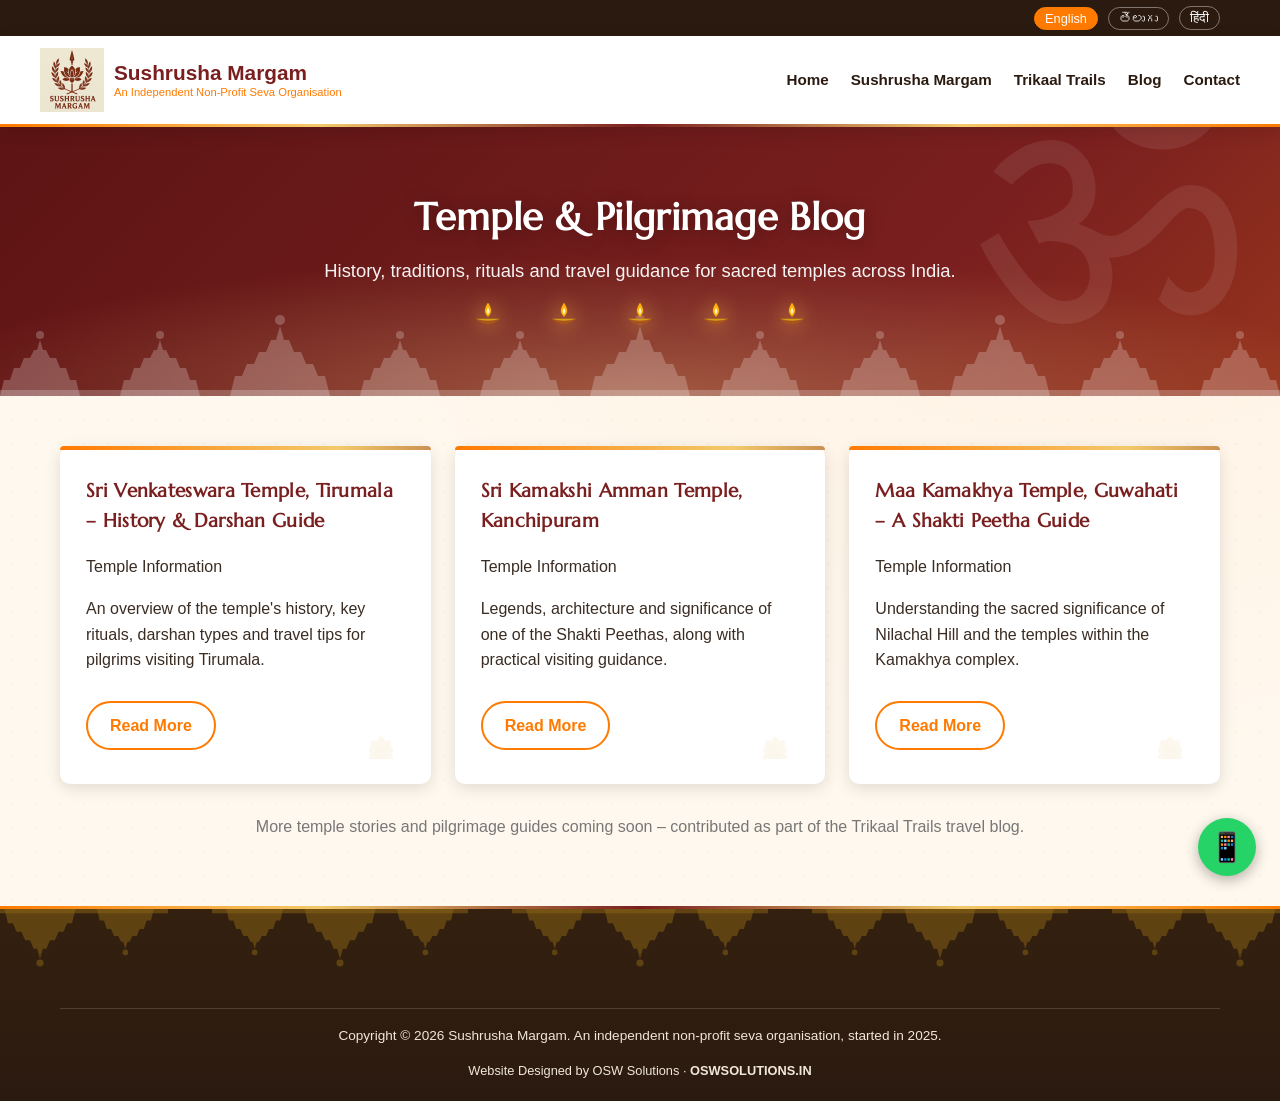
<file: blog.html>
<!DOCTYPE html>
<html lang="en">
<head>
<meta charset="UTF-8">
<meta name="viewport" content="width=device-width, initial-scale=1.0">
<title>Blog &ndash; Sushrusha Margam &amp; Trikaal Trails</title><link rel="icon" type="image/jpeg" href="assets/sushrusha margam.jpeg">
<meta name="description" content="Sushrusha Margam and Trikaal Trails blog - temple history, rituals, darshan types and practical travel tips for pilgrims visiting sacred sites across India.">
<link rel="canonical" href="https://sushrushamargam.org/blog.html">
<meta property="og:title" content="Blog &ndash; Sushrusha Margam &amp; Trikaal Trails">
<meta property="og:description" content="Sushrusha Margam and Trikaal Trails blog - temple history, rituals, darshan types and practical travel tips for pilgrims visiting sacred sites across India.">
<meta property="og:type" content="website">
<meta property="og:url" content="https://sushrushamargam.org/blog.html">
<meta property="og:image" content="https://sushrushamargam.org/assets/sushrusha%20margam.jpeg">
<meta name="twitter:card" content="summary_large_image">
<link rel="stylesheet" href="css/style.css">
</head>
<body>

<div class="lang-bar">
  <div class="container">
    <button data-lang="en" class="active">English</button>
    <button data-lang="te">తెలుగు</button>
    <button data-lang="hi">हिंदी</button>
  </div>
</div>

<header class="site-header">
  <div class="container nav-wrap">
    <div class="logo">
      <img src="assets/sushrusha margam.jpeg" alt="Sushrusha Margam logo">
      <span class="logo-copy">Sushrusha Margam
      <span class="sub">An Independent Non-Profit Seva Organisation</span>
      </span>
    </div>
    <button class="nav-toggle" aria-label="Toggle navigation">&#9776;</button>
    <nav class="main-nav">
      <ul>
        <li><a href="index.html" data-i18n="nav.home">Home</a></li>
        <li class="has-dropdown"><a href="index.html#sushrusha" data-i18n="nav.sushrusha">Sushrusha Margam</a><ul class="dropdown-menu">
          <li><a href="about.html">About Us</a></li><li><a href="index.html#sena">Sushrusha Sena</a></li><li><a href="prakruthi-sushrusha.html">Environmental Seva</a></li><li><a href="index.html#spiritual">Spiritual Activities</a></li><li><a href="index.html#events">Events</a></li><li><a href="index.html#join">Join Sushrusha</a></li>
        </ul></li>
        <li class="has-dropdown">
          <a href="trikaal-trails.html" data-i18n="nav.trikaal">Trikaal Trails</a>
          <ul class="dropdown-menu">
            <li><a href="trikaal-trails.html#journeys" data-i18n="nav.trikaalDarshan">Trikaal Darshan</a></li>
            <li><a href="trikaal-trails.html#packages" data-i18n="nav.spiritualJourney">Spiritual Journey</a></li>
          </ul>
        </li>
        <li><a href="blog.html" data-i18n="nav.blog">Blog</a></li>
        <li><a href="index.html#contact" data-i18n="nav.contact">Contact</a></li>
      </ul>
    </nav>
  </div>
</header>

<section class="hero">
  <div class="container">
    <h1>Temple &amp; Pilgrimage Blog</h1>
    <p class="tagline">History, traditions, rituals and travel guidance for sacred temples across India.</p>
  </div>
</section>

<section>
  <div class="container">
    <div class="grid">
      <div class="card">
        <h3>Sri Venkateswara Temple, Tirumala &ndash; History &amp; Darshan Guide</h3>
        <p class="meta">Temple Information</p>
        <p>An overview of the temple's history, key rituals, darshan types and travel tips for pilgrims visiting
        Tirumala.</p>
        <a href="#" class="btn outline">Read More</a>
      </div>
      <div class="card">
        <h3>Sri Kamakshi Amman Temple, Kanchipuram</h3>
        <p class="meta">Temple Information</p>
        <p>Legends, architecture and significance of one of the Shakti Peethas, along with practical visiting
        guidance.</p>
        <a href="#" class="btn outline">Read More</a>
      </div>
      <div class="card">
        <h3>Maa Kamakhya Temple, Guwahati &ndash; A Shakti Peetha Guide</h3>
        <p class="meta">Temple Information</p>
        <p>Understanding the sacred significance of Nilachal Hill and the temples within the Kamakhya complex.</p>
        <a href="https://kamakhyatempleinfo.blogspot.com/" class="btn outline" target="_blank" rel="noopener">Read More</a>
      </div>
    </div>
    <p style="text-align:center;margin-top:30px;color:#777;">More temple stories and pilgrimage guides coming
    soon &ndash; contributed as part of the Trikaal Trails travel blog.</p>
  </div>
</section>

<footer class="site-footer">
  <div class="container">
    <p class="footer-bottom" data-i18n="footer.copyright">Copyright &copy; 2026 Sushrusha Margam. An independent non-profit seva organisation, started in 2025.</p>
    <p class="footer-credit">Website Designed by OSW Solutions &middot; <a href="https://oswsolutions.in" target="_blank" rel="noopener">OSWSOLUTIONS.IN</a></p>
  </div>
</footer>

<a href="https://wa.me/919494546644" target="_blank" rel="noopener" class="whatsapp-float" aria-label="Chat with Sushrusha Margam on WhatsApp">&#128241;</a>

<script src="js/i18n.js"></script>
<script src="js/main.js"></script>
</body>
</html>
</file>
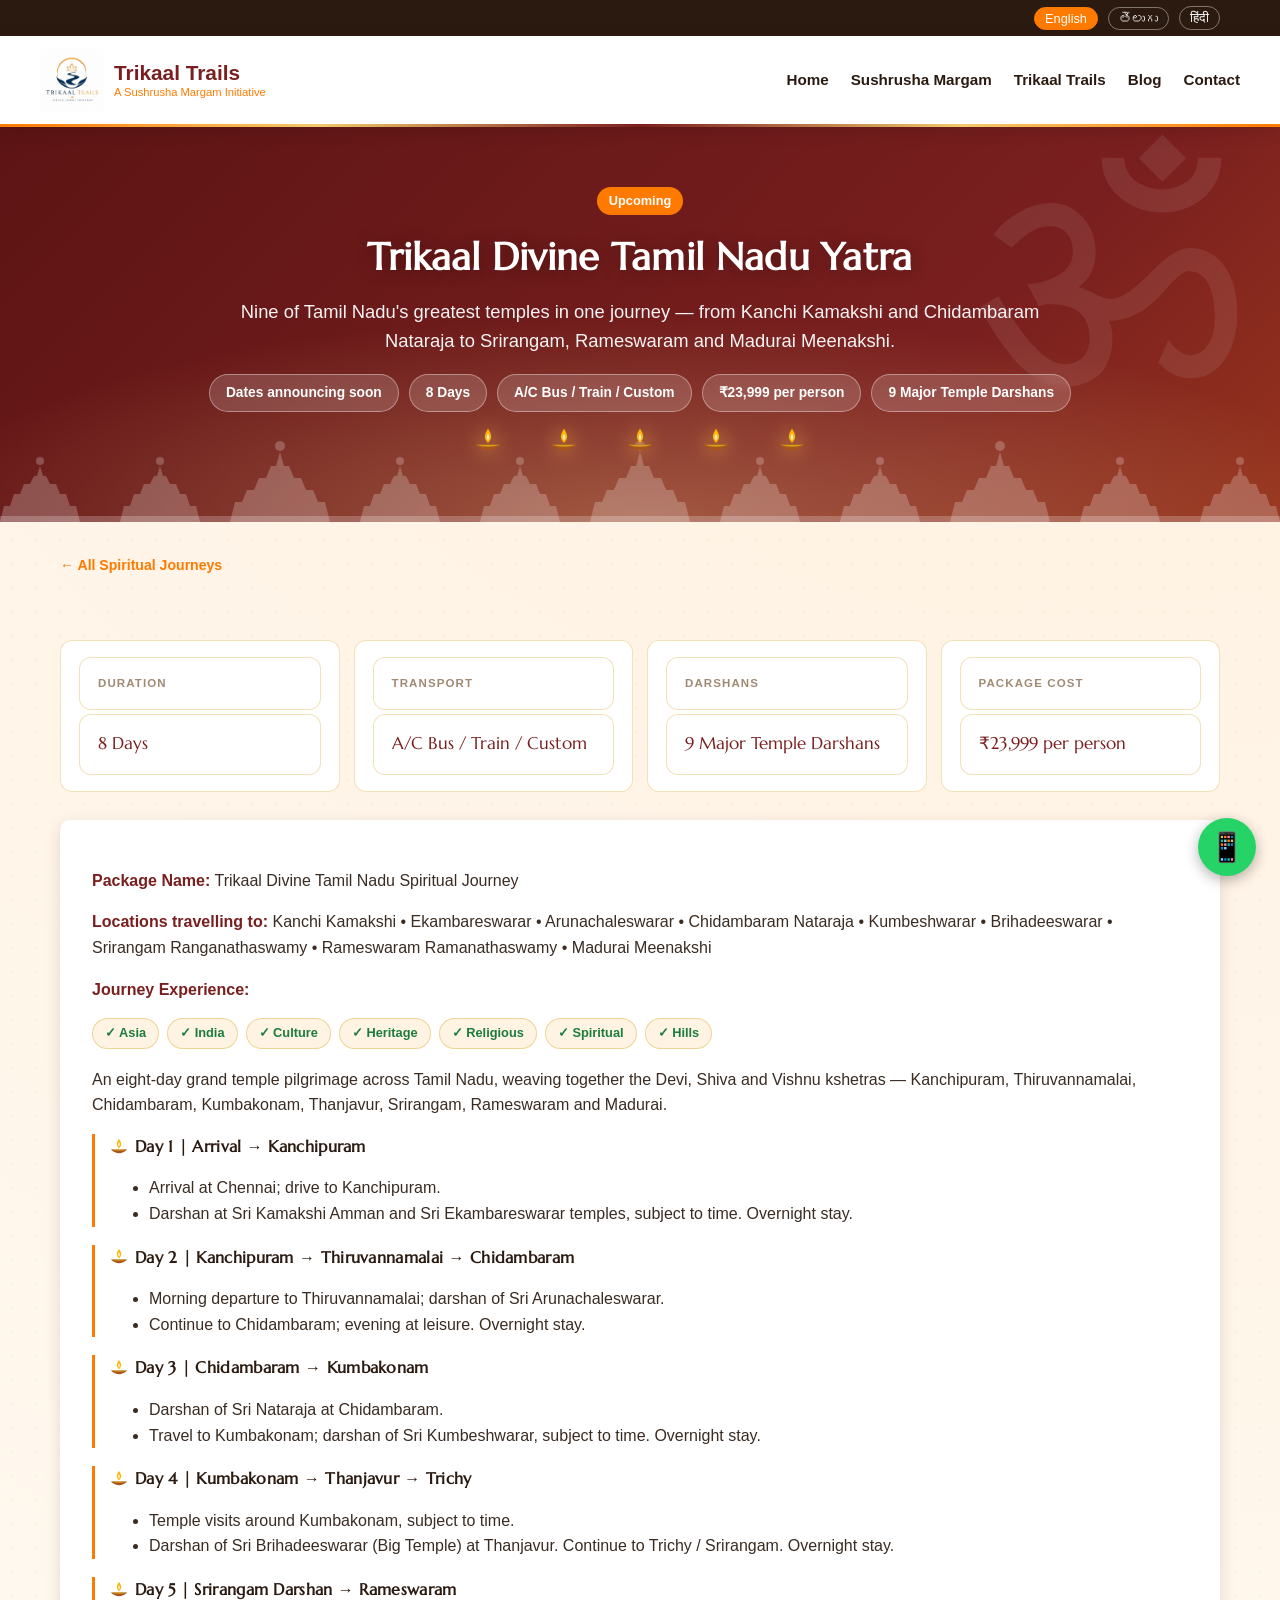
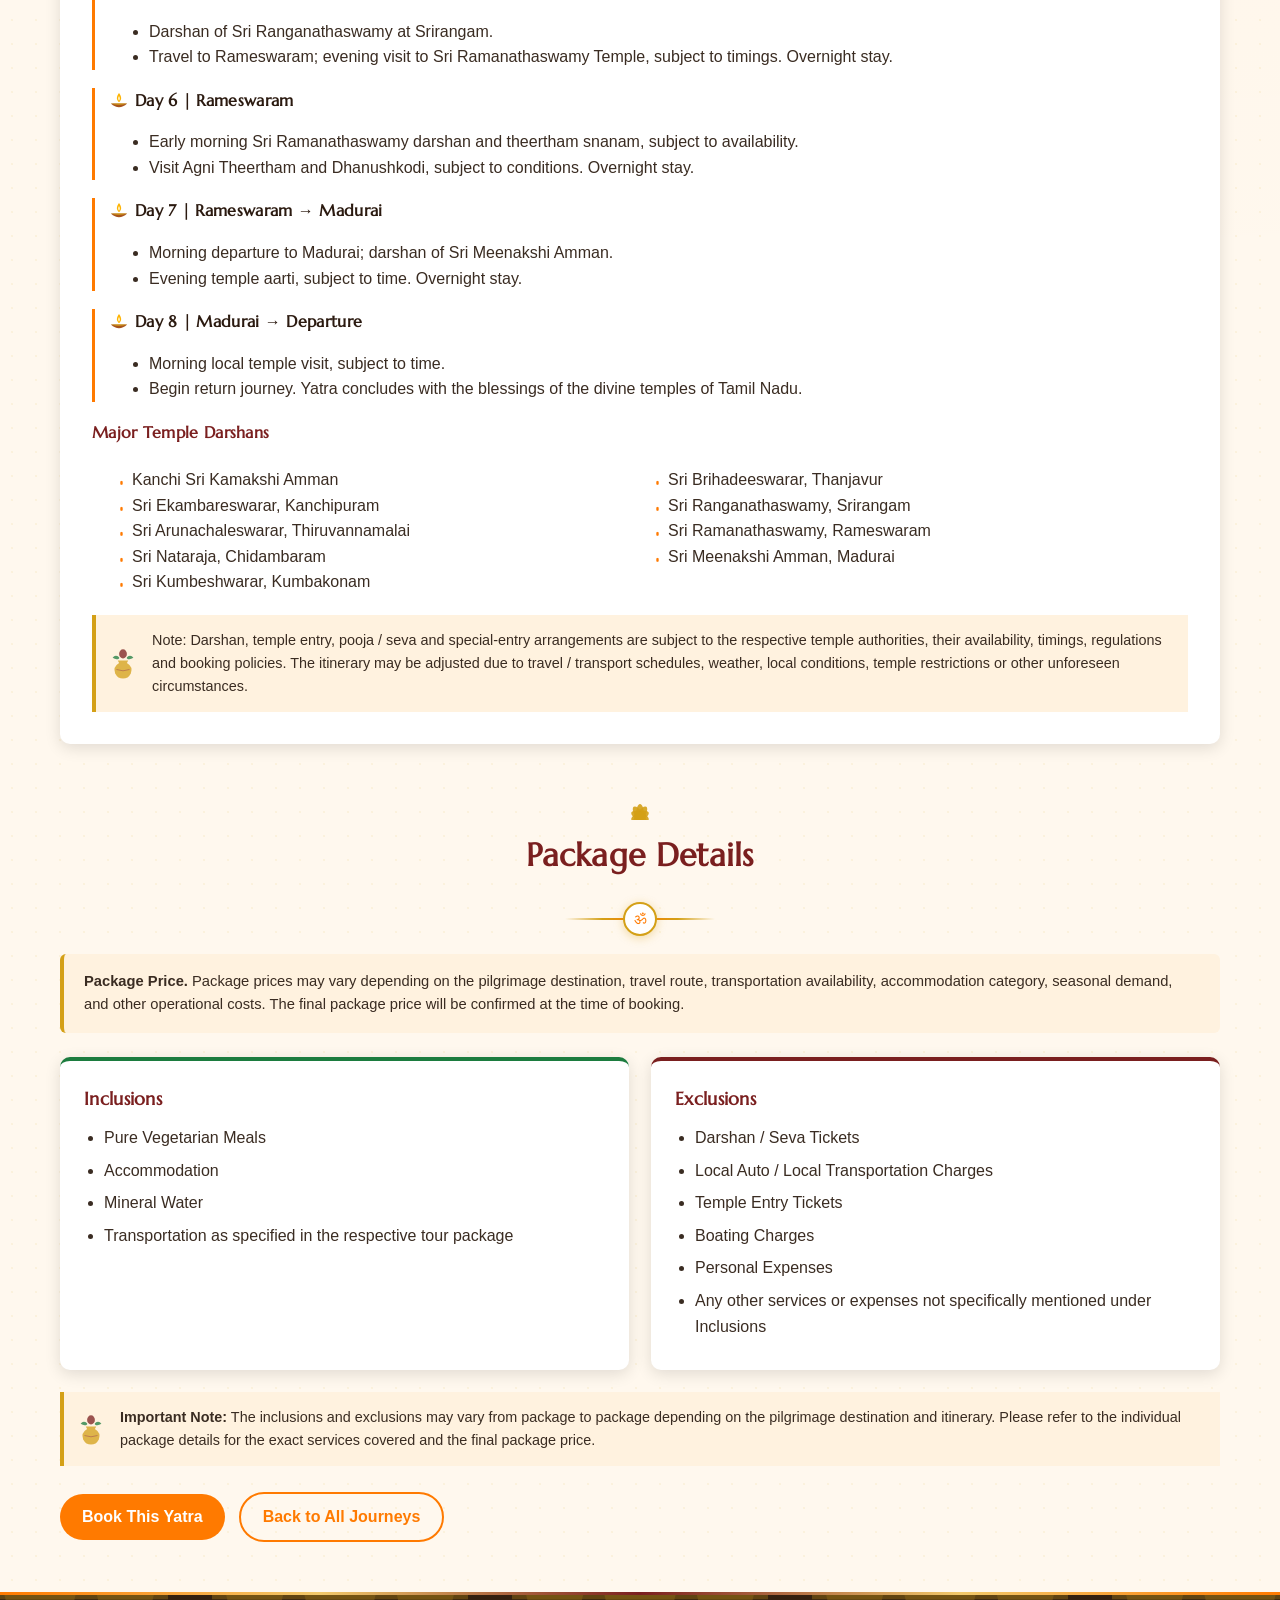
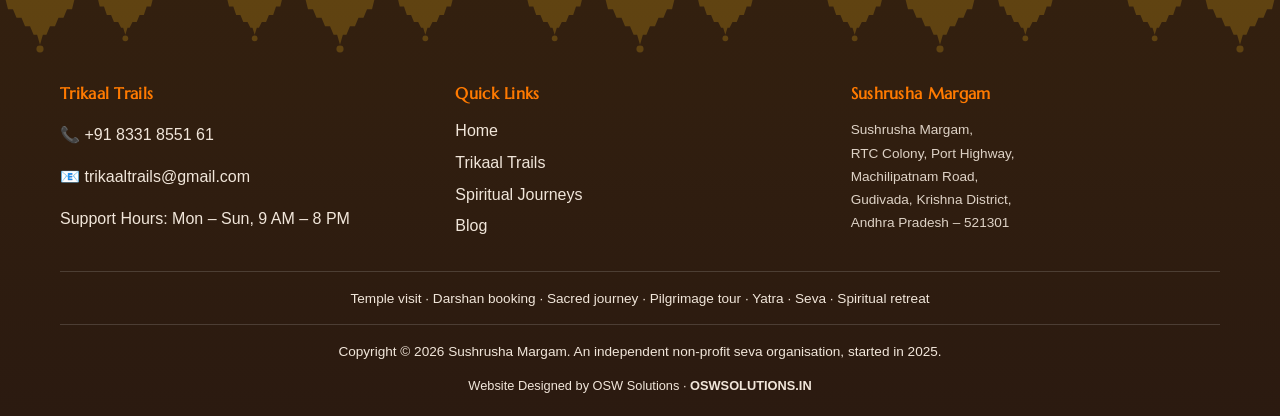
<file: journey-divine-tamil-nadu.html>
<!DOCTYPE html>
<html lang="en">
<head>
<meta charset="UTF-8">
<meta name="viewport" content="width=device-width, initial-scale=1.0">
<title>Trikaal Divine Tamil Nadu Yatra &ndash; Trikaal Trails</title><link rel="icon" type="image/jpeg" href="assets/trikaal-trails-logo.jpeg">
<link rel="canonical" href="https://sushrushamargam.org/journey-divine-tamil-nadu.html">
<meta property="og:title" content="Trikaal Divine Tamil Nadu Yatra &ndash; Trikaal Trails">
<meta property="og:description" content="Trikaal Divine Tamil Nadu Yatra: an 8-day temple pilgrimage from Kanchi Kamakshi to Madurai Meenakshi via Chidambaram, Thanjavur, Srirangam and Rameswaram.">
<meta property="og:type" content="website">
<meta property="og:url" content="https://sushrushamargam.org/journey-divine-tamil-nadu.html">
<meta property="og:image" content="https://sushrushamargam.org/assets/trikaal-trails-logo.jpeg">
<meta name="twitter:card" content="summary_large_image">
<meta name="description" content="Trikaal Divine Tamil Nadu Yatra: an 8-day temple pilgrimage from Kanchi Kamakshi to Madurai Meenakshi via Chidambaram, Thanjavur, Srirangam and Rameswaram.">
<meta name="keywords" content="temple visit, Darshan Booking, Sacred journey, Pilgrimage tour, Spiritual retreat, Awakening, Enlightenment, Inner peace, Transformation, Breathwork, Meditation, Mindfulness, Rituals, Yoga, Chakras, Crystals, Energy healing, Grounding, Intuition, Cosmic connection, Divine, Gratitude, Purpose, Surrender, Sadhana, Chithjyothi, Jyothi, Spiritual journey, Darshan ticket, Yatra, Seva, Environmental, Temple renovation, Temple, Temple seva, Volunteer, Sushrusha, Spiritual way, Temple route map, Temple timings, Temple open, Temple close, Puja, Travel, Tour, Trips, Family, Group, Solo, Mantra, Prayer, Religion, Spiritual guidance, Wisdom, Soulwork, Selfcare, Reiki, Spirituality, Spiritual growth, Manifestation, God, Akashic, Consciousness, Empowerment, Historic Pilgrimages, Spiritual Retreat, Heritage temple, Cultural, Budget yatri, Hills, Shrine">
<link rel="stylesheet" href="css/style.css">
</head>
<body>

<div class="lang-bar">
  <div class="container">
    <button data-lang="en" class="active">English</button>
    <button data-lang="te">తెలుగు</button>
    <button data-lang="hi">हिंदी</button>
  </div>
</div>

<header class="site-header">
  <div class="container nav-wrap">
    <a class="logo" href="trikaal-trails.html"><img src="assets/trikaal-trails-logo.jpeg" alt="Trikaal Trails logo"><span class="logo-copy">Trikaal Trails<span class="sub">A Sushrusha Margam Initiative</span></span></a>
    <button class="nav-toggle" aria-label="Toggle navigation">&#9776;</button>
    <nav class="main-nav"><ul>
      <li><a href="index.html" data-i18n="nav.home">Home</a></li>
      <li class="has-dropdown"><a href="index.html#sushrusha" data-i18n="nav.sushrusha">Sushrusha Margam</a><ul class="dropdown-menu">
        <li><a href="about.html">About Us</a></li><li><a href="index.html#sena">Sushrusha Sena</a></li><li><a href="prakruthi-sushrusha.html">Environmental Seva</a></li><li><a href="index.html#spiritual">Spiritual Activities</a></li><li><a href="index.html#events">Events</a></li><li><a href="index.html#join">Join Sushrusha</a></li>
      </ul></li>
      <li class="has-dropdown"><a href="trikaal-trails.html" data-i18n="nav.trikaal">Trikaal Trails</a><ul class="dropdown-menu">
        <li><a href="trikaal-trails.html#journeys" data-i18n="nav.trikaalDarshan">Trikaal Darshan</a></li>
        <li><a href="spiritual-journeys.html" data-i18n="nav.spiritualJourney">Spiritual Journeys</a></li>
        <li><a href="trikaal-trails.html#where-we-travel" data-i18n="nav.whereWeTravel">Where We Travel</a></li>
      </ul></li>
      <li><a href="blog.html" data-i18n="nav.blog">Blog</a></li>
      <li><a href="trikaal-trails.html#contact" data-i18n="nav.contact">Contact</a></li>
    </ul></nav>
  </div>
</header>

<section class="hero journey-hero">
  <div class="container">
    <span class="status-pill upcoming">Upcoming</span>
    <h1>Trikaal Divine Tamil Nadu Yatra</h1>
    <p class="tagline">Nine of Tamil Nadu's greatest temples in one journey &mdash; from Kanchi Kamakshi and Chidambaram Nataraja to Srirangam, Rameswaram and Madurai Meenakshi.</p>
    <div class="journey-facts">
      <span>Dates announcing soon</span>
      <span>8 Days</span>
      <span>A/C Bus / Train / Custom</span>
      <span>&#8377;23,999 per person</span>
      <span>9 Major Temple Darshans</span>
    </div>
  </div>
</section>

<div class="container">
  <p class="journey-breadcrumb"><a href="spiritual-journeys.html">&larr; All Spiritual Journeys</a></p>
</div>

<section>
  <div class="container">
    <div class="journey-summary">
      <div><div class="label">Duration</div><div class="value">8 Days</div></div>
      <div><div class="label">Transport</div><div class="value">A/C Bus / Train / Custom</div></div>
      <div><div class="label">Darshans</div><div class="value">9 Major Temple Darshans</div></div>
      <div><div class="label">Package Cost</div><div class="value">&#8377;23,999 per person</div></div>
    </div>

    <div class="journey-detail">
      <p><strong>Package Name:</strong> Trikaal Divine Tamil Nadu Spiritual Journey</p>
      <p><strong>Locations travelling to:</strong> Kanchi Kamakshi &bull; Ekambareswarar &bull; Arunachaleswarar &bull; Chidambaram Nataraja &bull; Kumbeshwarar &bull; Brihadeeswarar &bull; Srirangam Ranganathaswamy &bull; Rameswaram Ramanathaswamy &bull; Madurai Meenakshi</p>
      <p><strong>Journey Experience:</strong></p>
      <p class="experience-tags"><span>&#10003; Asia</span><span>&#10003; India</span><span>&#10003; Culture</span><span>&#10003; Heritage</span><span>&#10003; Religious</span><span>&#10003; Spiritual</span><span>&#10003; Hills</span></p>
      <p>An eight-day grand temple pilgrimage across Tamil Nadu, weaving together the Devi, Shiva and Vishnu kshetras &mdash; Kanchipuram, Thiruvannamalai, Chidambaram, Kumbakonam, Thanjavur, Srirangam, Rameswaram and Madurai.</p>

      <div class="day-block"><h4>Day 1 | Arrival &rarr; Kanchipuram</h4>
        <ul><li>Arrival at Chennai; drive to Kanchipuram.</li><li>Darshan at Sri Kamakshi Amman and Sri Ekambareswarar temples, subject to time. Overnight stay.</li></ul></div>
      <div class="day-block"><h4>Day 2 | Kanchipuram &rarr; Thiruvannamalai &rarr; Chidambaram</h4>
        <ul><li>Morning departure to Thiruvannamalai; darshan of Sri Arunachaleswarar.</li><li>Continue to Chidambaram; evening at leisure. Overnight stay.</li></ul></div>
      <div class="day-block"><h4>Day 3 | Chidambaram &rarr; Kumbakonam</h4>
        <ul><li>Darshan of Sri Nataraja at Chidambaram.</li><li>Travel to Kumbakonam; darshan of Sri Kumbeshwarar, subject to time. Overnight stay.</li></ul></div>
      <div class="day-block"><h4>Day 4 | Kumbakonam &rarr; Thanjavur &rarr; Trichy</h4>
        <ul><li>Temple visits around Kumbakonam, subject to time.</li><li>Darshan of Sri Brihadeeswarar (Big Temple) at Thanjavur. Continue to Trichy / Srirangam. Overnight stay.</li></ul></div>
      <div class="day-block"><h4>Day 5 | Srirangam Darshan &rarr; Rameswaram</h4>
        <ul><li>Darshan of Sri Ranganathaswamy at Srirangam.</li><li>Travel to Rameswaram; evening visit to Sri Ramanathaswamy Temple, subject to timings. Overnight stay.</li></ul></div>
      <div class="day-block"><h4>Day 6 | Rameswaram</h4>
        <ul><li>Early morning Sri Ramanathaswamy darshan and theertham snanam, subject to availability.</li><li>Visit Agni Theertham and Dhanushkodi, subject to conditions. Overnight stay.</li></ul></div>
      <div class="day-block"><h4>Day 7 | Rameswaram &rarr; Madurai</h4>
        <ul><li>Morning departure to Madurai; darshan of Sri Meenakshi Amman.</li><li>Evening temple aarti, subject to time. Overnight stay.</li></ul></div>
      <div class="day-block"><h4>Day 8 | Madurai &rarr; Departure</h4>
        <ul><li>Morning local temple visit, subject to time.</li><li>Begin return journey. Yatra concludes with the blessings of the divine temples of Tamil Nadu.</li></ul></div>

      <div class="highlights">
        <h4>Major Temple Darshans</h4>
        <ul>
          <li>Kanchi Sri Kamakshi Amman</li>
          <li>Sri Ekambareswarar, Kanchipuram</li>
          <li>Sri Arunachaleswarar, Thiruvannamalai</li>
          <li>Sri Nataraja, Chidambaram</li>
          <li>Sri Kumbeshwarar, Kumbakonam</li>
          <li>Sri Brihadeeswarar, Thanjavur</li>
          <li>Sri Ranganathaswamy, Srirangam</li>
          <li>Sri Ramanathaswamy, Rameswaram</li>
          <li>Sri Meenakshi Amman, Madurai</li>
        </ul>
      </div>
      <div class="note-box">Note: Darshan, temple entry, pooja / seva and special-entry arrangements are subject to the respective temple authorities, their availability, timings, regulations and booking policies. The itinerary may be adjusted due to travel / transport schedules, weather, local conditions, temple restrictions or other unforeseen circumstances.</div>
    </div>

    <div class="section-title" style="margin-top:44px;">
      <h2>Package Details</h2>
      <div class="underline"></div>
    </div>
    <p class="price-note" style="margin-bottom:24px;"><strong>Package Price.</strong> Package prices may vary depending on the pilgrimage destination, travel route, transportation availability, accommodation category, seasonal demand, and other operational costs. The final package price will be confirmed at the time of booking.</p>
    <div class="package-info">
      <div class="info-panel incl">
        <h3>Inclusions</h3>
        <ul>
          <li>Pure Vegetarian Meals</li>
          <li>Accommodation</li>
          <li>Mineral Water</li>
          <li>Transportation as specified in the respective tour package</li>
        </ul>
      </div>
      <div class="info-panel excl">
        <h3>Exclusions</h3>
        <ul>
          <li>Darshan / Seva Tickets</li>
          <li>Local Auto / Local Transportation Charges</li>
          <li>Temple Entry Tickets</li>
          <li>Boating Charges</li>
          <li>Personal Expenses</li>
          <li>Any other services or expenses not specifically mentioned under Inclusions</li>
        </ul>
      </div>
    </div>
    <div class="note-box" style="margin-top:22px;"><strong>Important Note:</strong> The inclusions and exclusions may vary from package to package depending on the pilgrimage destination and itinerary. Please refer to the individual package details for the exact services covered and the final package price.</div>

    <div class="journey-cta">
      <a href="mailto:trikaaltrails@gmail.com?subject=Enquiry:%20Trikaal%20Divine%20Tamil%20Nadu%20Spiritual%20Journey" class="btn">Book This Yatra</a>
      <a href="spiritual-journeys.html" class="btn outline">Back to All Journeys</a>
    </div>
  </div>
</section>

<footer class="site-footer">
  <div class="container">
    <div class="footer-grid">
      <div>
        <h4>Trikaal Trails</h4>
        <p>&#128222; +91 8331 8551 61</p>
        <p>&#128231; trikaaltrails@gmail.com</p>
        <p>Support Hours: Mon &ndash; Sun, 9 AM &ndash; 8 PM</p>
      </div>
      <div>
        <h4>Quick Links</h4>
        <ul>
          <li><a href="index.html">Home</a></li>
          <li><a href="trikaal-trails.html">Trikaal Trails</a></li>
          <li><a href="spiritual-journeys.html">Spiritual Journeys</a></li>
          <li><a href="blog.html">Blog</a></li>
        </ul>
      </div>
      <div>
        <h4>Sushrusha Margam</h4>
        <address class="footer-address">
          Sushrusha Margam,<br>
          RTC Colony, Port Highway,<br>
          Machilipatnam Road,<br>
          Gudivada, Krishna District,<br>
          Andhra Pradesh &ndash; 521301
        </address>
      </div>
    </div>
    <p class="footer-bottom">Temple visit &middot; Darshan booking &middot; Sacred journey &middot; Pilgrimage tour &middot; Yatra &middot; Seva &middot; Spiritual retreat</p>
    <p class="footer-bottom" data-i18n="footer.copyright">Copyright &copy; 2026 Sushrusha Margam. An independent non-profit seva organisation, started in 2025.</p>
    <p class="footer-credit">Website Designed by OSW Solutions &middot; <a href="https://oswsolutions.in" target="_blank" rel="noopener">OSWSOLUTIONS.IN</a></p>
  </div>
</footer>

<a href="https://wa.me/918331855161" target="_blank" rel="noopener" class="whatsapp-float" aria-label="Chat with Trikaal Trails on WhatsApp">&#128241;</a>

<script src="js/i18n.js"></script>
<script src="js/main.js"></script>
</body>
</html>
</file>
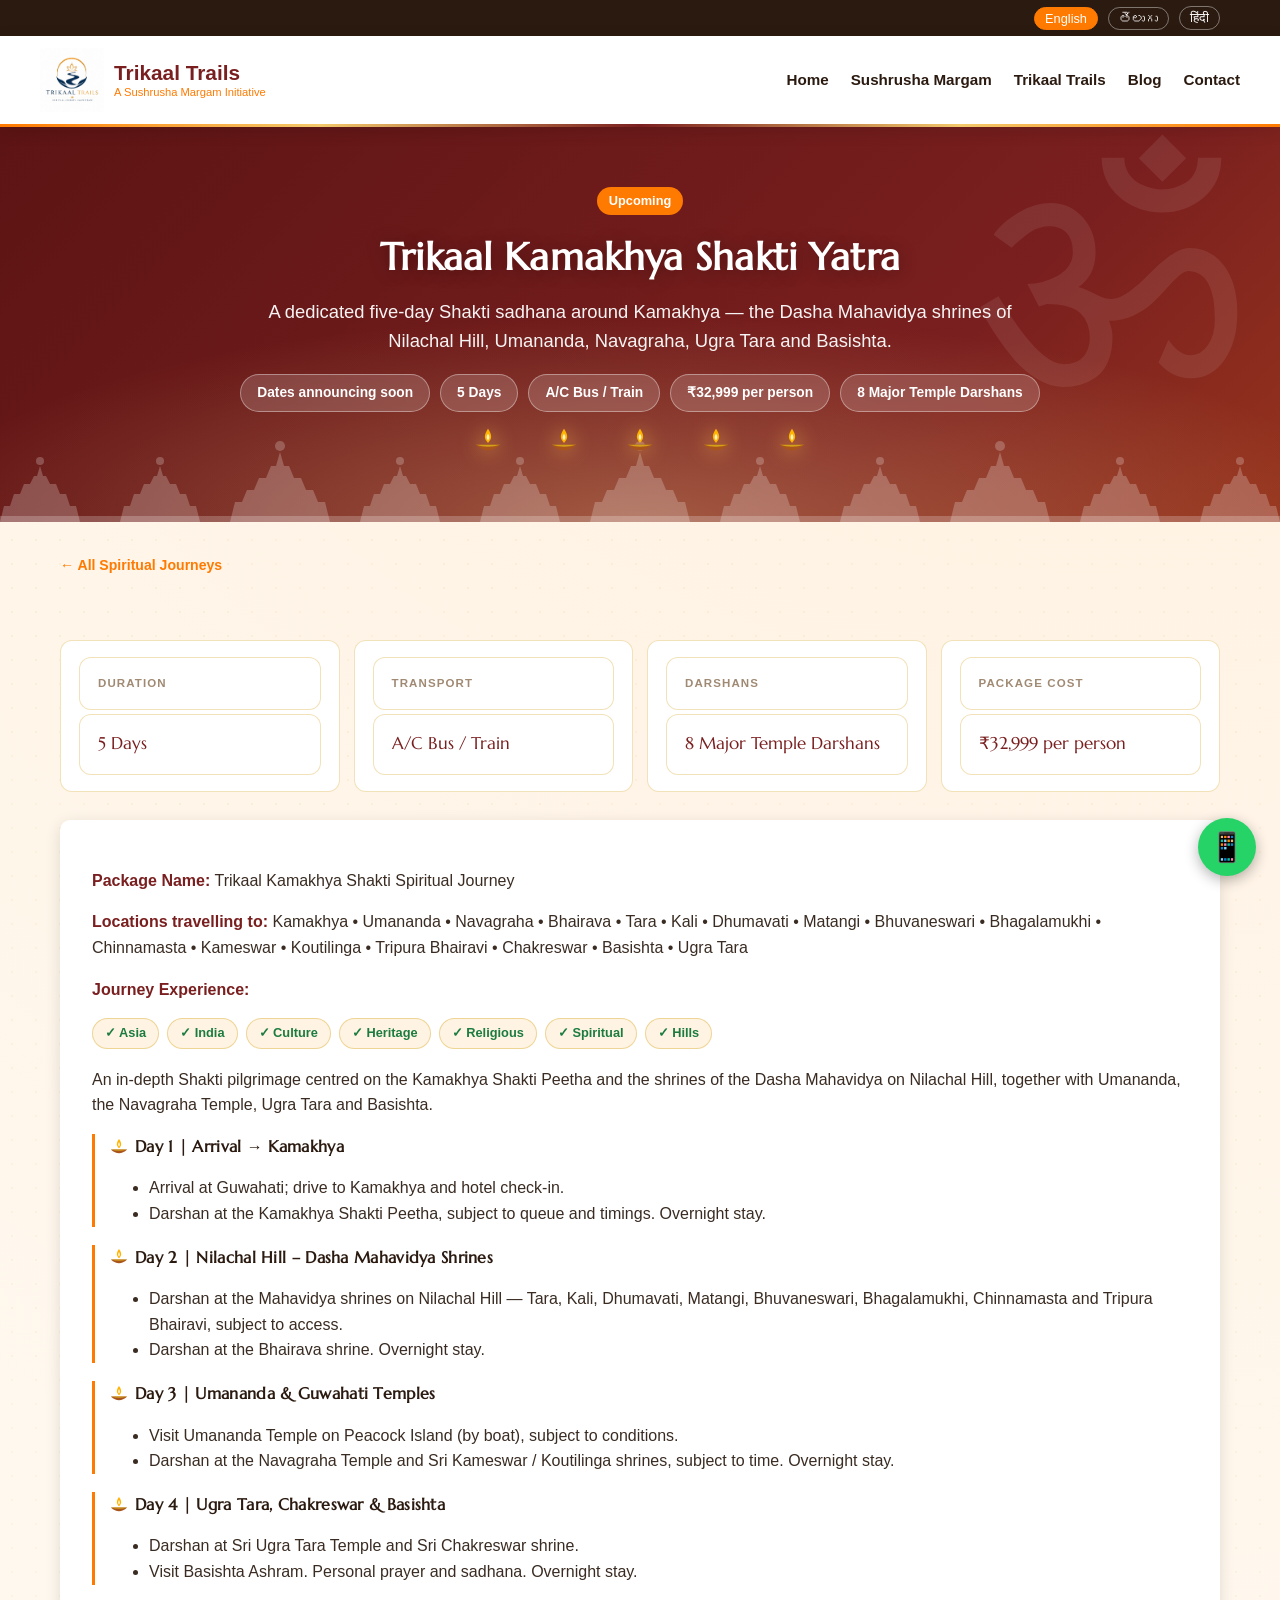
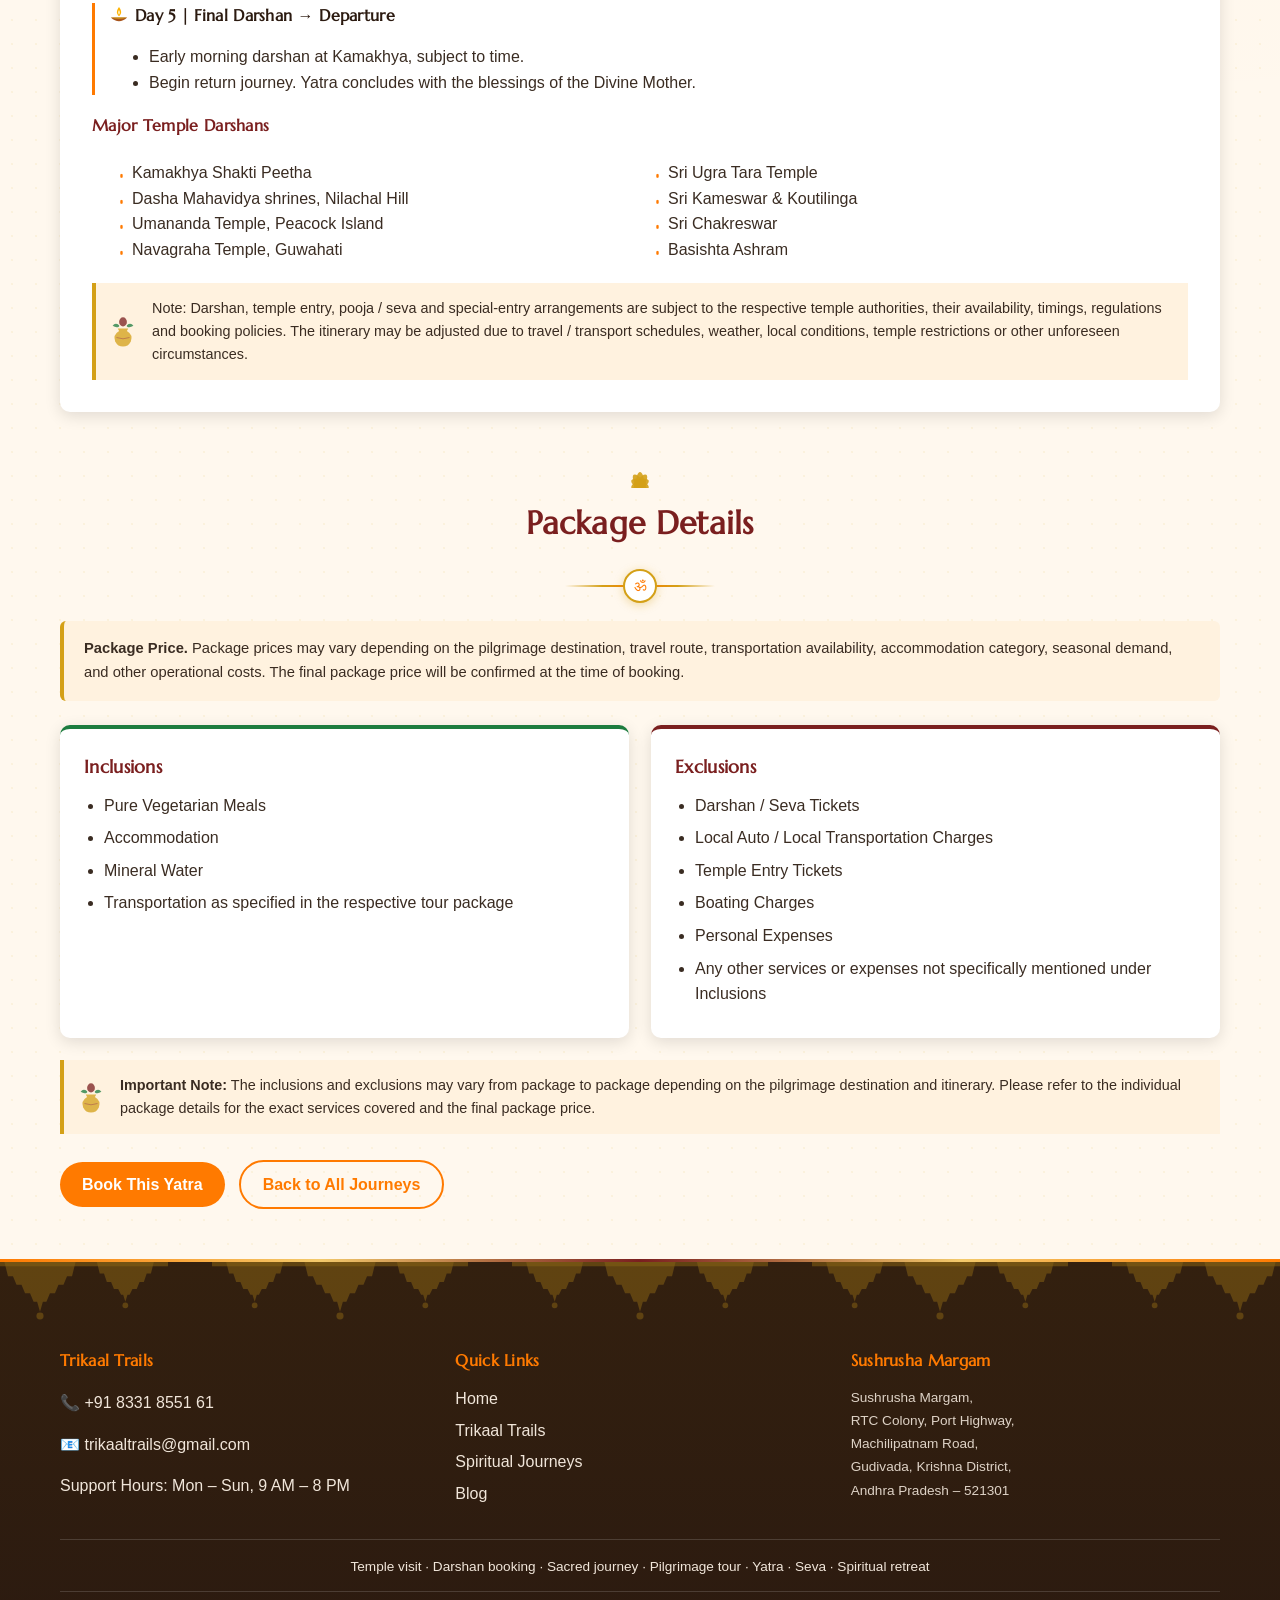
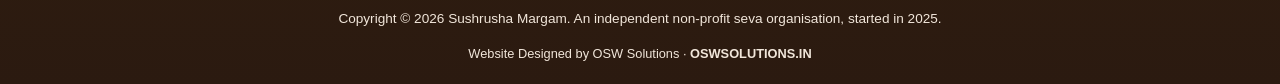
<file: journey-kamakhya-shakti.html>
<!DOCTYPE html>
<html lang="en">
<head>
<meta charset="UTF-8">
<meta name="viewport" content="width=device-width, initial-scale=1.0">
<title>Trikaal Kamakhya Shakti Yatra &ndash; Trikaal Trails</title><link rel="icon" type="image/jpeg" href="assets/trikaal-trails-logo.jpeg">
<link rel="canonical" href="https://sushrushamargam.org/journey-kamakhya-shakti.html">
<meta property="og:title" content="Trikaal Kamakhya Shakti Yatra &ndash; Trikaal Trails">
<meta property="og:description" content="Trikaal Kamakhya Shakti Yatra: a 5-day Shakti pilgrimage of Kamakhya, the Dasha Mahavidya shrines of Nilachal Hill, Umananda, Navagraha and Ugra Tara.">
<meta property="og:type" content="website">
<meta property="og:url" content="https://sushrushamargam.org/journey-kamakhya-shakti.html">
<meta property="og:image" content="https://sushrushamargam.org/assets/trikaal-trails-logo.jpeg">
<meta name="twitter:card" content="summary_large_image">
<meta name="description" content="Trikaal Kamakhya Shakti Yatra: a 5-day Shakti pilgrimage of Kamakhya, the Dasha Mahavidya shrines of Nilachal Hill, Umananda, Navagraha and Ugra Tara.">
<meta name="keywords" content="temple visit, Darshan Booking, Sacred journey, Pilgrimage tour, Spiritual retreat, Awakening, Enlightenment, Inner peace, Transformation, Breathwork, Meditation, Mindfulness, Rituals, Yoga, Chakras, Crystals, Energy healing, Grounding, Intuition, Cosmic connection, Divine, Gratitude, Purpose, Surrender, Sadhana, Chithjyothi, Jyothi, Spiritual journey, Darshan ticket, Yatra, Seva, Environmental, Temple renovation, Temple, Temple seva, Volunteer, Sushrusha, Spiritual way, Temple route map, Temple timings, Temple open, Temple close, Puja, Travel, Tour, Trips, Family, Group, Solo, Mantra, Prayer, Religion, Spiritual guidance, Wisdom, Soulwork, Selfcare, Reiki, Spirituality, Spiritual growth, Manifestation, God, Akashic, Consciousness, Empowerment, Historic Pilgrimages, Spiritual Retreat, Heritage temple, Cultural, Budget yatri, Hills, Shrine">
<link rel="stylesheet" href="css/style.css">
</head>
<body>

<div class="lang-bar">
  <div class="container">
    <button data-lang="en" class="active">English</button>
    <button data-lang="te">తెలుగు</button>
    <button data-lang="hi">हिंदी</button>
  </div>
</div>

<header class="site-header">
  <div class="container nav-wrap">
    <a class="logo" href="trikaal-trails.html"><img src="assets/trikaal-trails-logo.jpeg" alt="Trikaal Trails logo"><span class="logo-copy">Trikaal Trails<span class="sub">A Sushrusha Margam Initiative</span></span></a>
    <button class="nav-toggle" aria-label="Toggle navigation">&#9776;</button>
    <nav class="main-nav"><ul>
      <li><a href="index.html" data-i18n="nav.home">Home</a></li>
      <li class="has-dropdown"><a href="index.html#sushrusha" data-i18n="nav.sushrusha">Sushrusha Margam</a><ul class="dropdown-menu">
        <li><a href="about.html">About Us</a></li><li><a href="index.html#sena">Sushrusha Sena</a></li><li><a href="prakruthi-sushrusha.html">Environmental Seva</a></li><li><a href="index.html#spiritual">Spiritual Activities</a></li><li><a href="index.html#events">Events</a></li><li><a href="index.html#join">Join Sushrusha</a></li>
      </ul></li>
      <li class="has-dropdown"><a href="trikaal-trails.html" data-i18n="nav.trikaal">Trikaal Trails</a><ul class="dropdown-menu">
        <li><a href="trikaal-trails.html#journeys" data-i18n="nav.trikaalDarshan">Trikaal Darshan</a></li>
        <li><a href="spiritual-journeys.html" data-i18n="nav.spiritualJourney">Spiritual Journeys</a></li>
        <li><a href="trikaal-trails.html#where-we-travel" data-i18n="nav.whereWeTravel">Where We Travel</a></li>
      </ul></li>
      <li><a href="blog.html" data-i18n="nav.blog">Blog</a></li>
      <li><a href="trikaal-trails.html#contact" data-i18n="nav.contact">Contact</a></li>
    </ul></nav>
  </div>
</header>

<section class="hero journey-hero">
  <div class="container">
    <span class="status-pill upcoming">Upcoming</span>
    <h1>Trikaal Kamakhya Shakti Yatra</h1>
    <p class="tagline">A dedicated five-day Shakti sadhana around Kamakhya &mdash; the Dasha Mahavidya shrines of Nilachal Hill, Umananda, Navagraha, Ugra Tara and Basishta.</p>
    <div class="journey-facts">
      <span>Dates announcing soon</span>
      <span>5 Days</span>
      <span>A/C Bus / Train</span>
      <span>&#8377;32,999 per person</span>
      <span>8 Major Temple Darshans</span>
    </div>
  </div>
</section>

<div class="container">
  <p class="journey-breadcrumb"><a href="spiritual-journeys.html">&larr; All Spiritual Journeys</a></p>
</div>

<section>
  <div class="container">
    <div class="journey-summary">
      <div><div class="label">Duration</div><div class="value">5 Days</div></div>
      <div><div class="label">Transport</div><div class="value">A/C Bus / Train</div></div>
      <div><div class="label">Darshans</div><div class="value">8 Major Temple Darshans</div></div>
      <div><div class="label">Package Cost</div><div class="value">&#8377;32,999 per person</div></div>
    </div>

    <div class="journey-detail">
      <p><strong>Package Name:</strong> Trikaal Kamakhya Shakti Spiritual Journey</p>
      <p><strong>Locations travelling to:</strong> Kamakhya &bull; Umananda &bull; Navagraha &bull; Bhairava &bull; Tara &bull; Kali &bull; Dhumavati &bull; Matangi &bull; Bhuvaneswari &bull; Bhagalamukhi &bull; Chinnamasta &bull; Kameswar &bull; Koutilinga &bull; Tripura Bhairavi &bull; Chakreswar &bull; Basishta &bull; Ugra Tara</p>
      <p><strong>Journey Experience:</strong></p>
      <p class="experience-tags"><span>&#10003; Asia</span><span>&#10003; India</span><span>&#10003; Culture</span><span>&#10003; Heritage</span><span>&#10003; Religious</span><span>&#10003; Spiritual</span><span>&#10003; Hills</span></p>
      <p>An in-depth Shakti pilgrimage centred on the Kamakhya Shakti Peetha and the shrines of the Dasha Mahavidya on Nilachal Hill, together with Umananda, the Navagraha Temple, Ugra Tara and Basishta.</p>

      <div class="day-block"><h4>Day 1 | Arrival &rarr; Kamakhya</h4>
        <ul><li>Arrival at Guwahati; drive to Kamakhya and hotel check-in.</li><li>Darshan at the Kamakhya Shakti Peetha, subject to queue and timings. Overnight stay.</li></ul></div>
      <div class="day-block"><h4>Day 2 | Nilachal Hill &ndash; Dasha Mahavidya Shrines</h4>
        <ul><li>Darshan at the Mahavidya shrines on Nilachal Hill &mdash; Tara, Kali, Dhumavati, Matangi, Bhuvaneswari, Bhagalamukhi, Chinnamasta and Tripura Bhairavi, subject to access.</li><li>Darshan at the Bhairava shrine. Overnight stay.</li></ul></div>
      <div class="day-block"><h4>Day 3 | Umananda &amp; Guwahati Temples</h4>
        <ul><li>Visit Umananda Temple on Peacock Island (by boat), subject to conditions.</li><li>Darshan at the Navagraha Temple and Sri Kameswar / Koutilinga shrines, subject to time. Overnight stay.</li></ul></div>
      <div class="day-block"><h4>Day 4 | Ugra Tara, Chakreswar &amp; Basishta</h4>
        <ul><li>Darshan at Sri Ugra Tara Temple and Sri Chakreswar shrine.</li><li>Visit Basishta Ashram. Personal prayer and sadhana. Overnight stay.</li></ul></div>
      <div class="day-block"><h4>Day 5 | Final Darshan &rarr; Departure</h4>
        <ul><li>Early morning darshan at Kamakhya, subject to time.</li><li>Begin return journey. Yatra concludes with the blessings of the Divine Mother.</li></ul></div>

      <div class="highlights">
        <h4>Major Temple Darshans</h4>
        <ul>
          <li>Kamakhya Shakti Peetha</li>
          <li>Dasha Mahavidya shrines, Nilachal Hill</li>
          <li>Umananda Temple, Peacock Island</li>
          <li>Navagraha Temple, Guwahati</li>
          <li>Sri Ugra Tara Temple</li>
          <li>Sri Kameswar &amp; Koutilinga</li>
          <li>Sri Chakreswar</li>
          <li>Basishta Ashram</li>
        </ul>
      </div>
      <div class="note-box">Note: Darshan, temple entry, pooja / seva and special-entry arrangements are subject to the respective temple authorities, their availability, timings, regulations and booking policies. The itinerary may be adjusted due to travel / transport schedules, weather, local conditions, temple restrictions or other unforeseen circumstances.</div>
    </div>

    <div class="section-title" style="margin-top:44px;">
      <h2>Package Details</h2>
      <div class="underline"></div>
    </div>
    <p class="price-note" style="margin-bottom:24px;"><strong>Package Price.</strong> Package prices may vary depending on the pilgrimage destination, travel route, transportation availability, accommodation category, seasonal demand, and other operational costs. The final package price will be confirmed at the time of booking.</p>
    <div class="package-info">
      <div class="info-panel incl">
        <h3>Inclusions</h3>
        <ul>
          <li>Pure Vegetarian Meals</li>
          <li>Accommodation</li>
          <li>Mineral Water</li>
          <li>Transportation as specified in the respective tour package</li>
        </ul>
      </div>
      <div class="info-panel excl">
        <h3>Exclusions</h3>
        <ul>
          <li>Darshan / Seva Tickets</li>
          <li>Local Auto / Local Transportation Charges</li>
          <li>Temple Entry Tickets</li>
          <li>Boating Charges</li>
          <li>Personal Expenses</li>
          <li>Any other services or expenses not specifically mentioned under Inclusions</li>
        </ul>
      </div>
    </div>
    <div class="note-box" style="margin-top:22px;"><strong>Important Note:</strong> The inclusions and exclusions may vary from package to package depending on the pilgrimage destination and itinerary. Please refer to the individual package details for the exact services covered and the final package price.</div>

    <div class="journey-cta">
      <a href="mailto:trikaaltrails@gmail.com?subject=Enquiry:%20Trikaal%20Kamakhya%20Shakti%20Spiritual%20Journey" class="btn">Book This Yatra</a>
      <a href="spiritual-journeys.html" class="btn outline">Back to All Journeys</a>
    </div>
  </div>
</section>

<footer class="site-footer">
  <div class="container">
    <div class="footer-grid">
      <div>
        <h4>Trikaal Trails</h4>
        <p>&#128222; +91 8331 8551 61</p>
        <p>&#128231; trikaaltrails@gmail.com</p>
        <p>Support Hours: Mon &ndash; Sun, 9 AM &ndash; 8 PM</p>
      </div>
      <div>
        <h4>Quick Links</h4>
        <ul>
          <li><a href="index.html">Home</a></li>
          <li><a href="trikaal-trails.html">Trikaal Trails</a></li>
          <li><a href="spiritual-journeys.html">Spiritual Journeys</a></li>
          <li><a href="blog.html">Blog</a></li>
        </ul>
      </div>
      <div>
        <h4>Sushrusha Margam</h4>
        <address class="footer-address">
          Sushrusha Margam,<br>
          RTC Colony, Port Highway,<br>
          Machilipatnam Road,<br>
          Gudivada, Krishna District,<br>
          Andhra Pradesh &ndash; 521301
        </address>
      </div>
    </div>
    <p class="footer-bottom">Temple visit &middot; Darshan booking &middot; Sacred journey &middot; Pilgrimage tour &middot; Yatra &middot; Seva &middot; Spiritual retreat</p>
    <p class="footer-bottom" data-i18n="footer.copyright">Copyright &copy; 2026 Sushrusha Margam. An independent non-profit seva organisation, started in 2025.</p>
    <p class="footer-credit">Website Designed by OSW Solutions &middot; <a href="https://oswsolutions.in" target="_blank" rel="noopener">OSWSOLUTIONS.IN</a></p>
  </div>
</footer>

<a href="https://wa.me/918331855161" target="_blank" rel="noopener" class="whatsapp-float" aria-label="Chat with Trikaal Trails on WhatsApp">&#128241;</a>

<script src="js/i18n.js"></script>
<script src="js/main.js"></script>
</body>
</html>
</file>
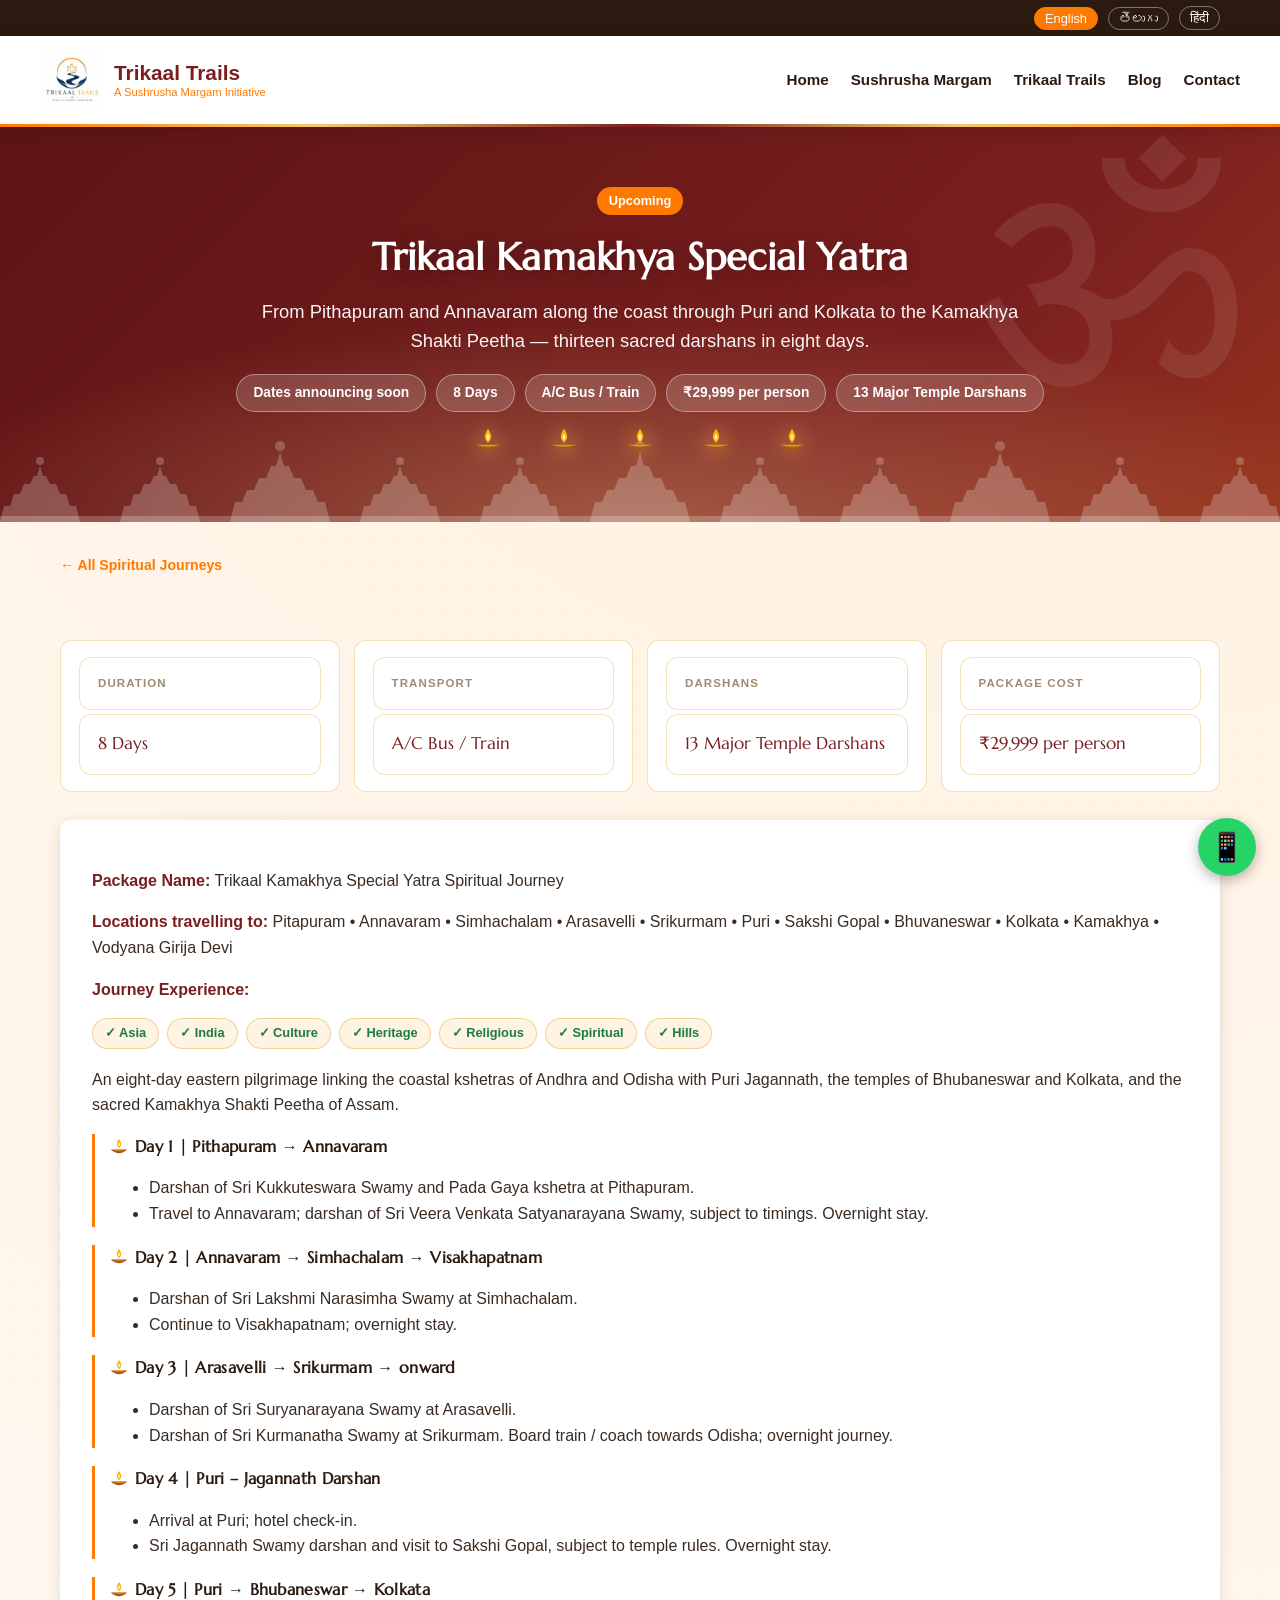
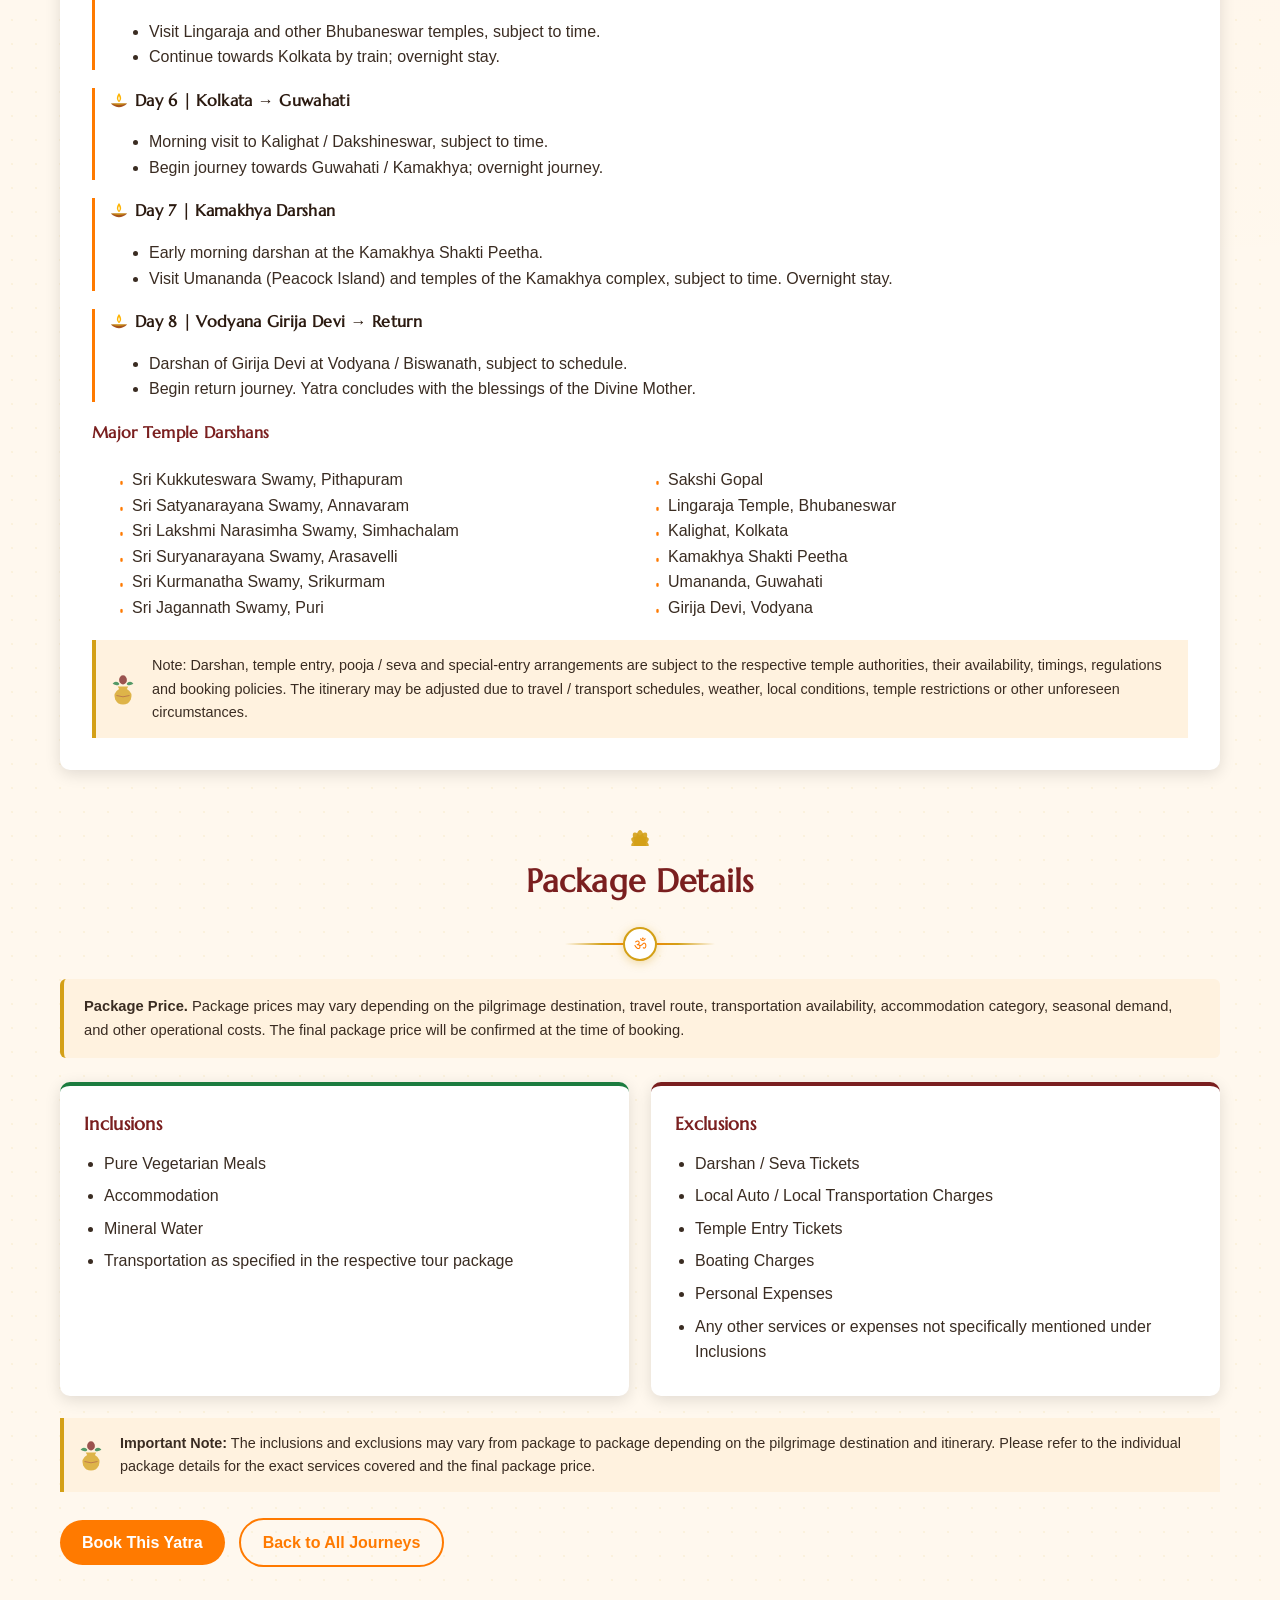
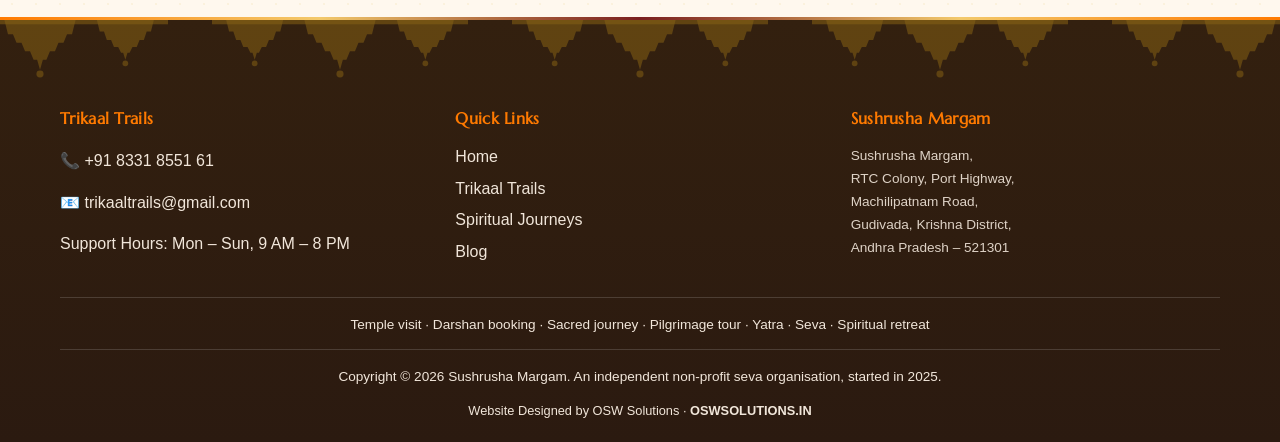
<file: journey-kamakhya-special.html>
<!DOCTYPE html>
<html lang="en">
<head>
<meta charset="UTF-8">
<meta name="viewport" content="width=device-width, initial-scale=1.0">
<title>Trikaal Kamakhya Special Yatra &ndash; Trikaal Trails</title><link rel="icon" type="image/jpeg" href="assets/trikaal-trails-logo.jpeg">
<link rel="canonical" href="https://sushrushamargam.org/journey-kamakhya-special.html">
<meta property="og:title" content="Trikaal Kamakhya Special Yatra &ndash; Trikaal Trails">
<meta property="og:description" content="Trikaal Kamakhya Special Yatra: an 8-day pilgrimage from the Andhra coast through Puri and Kolkata to the Kamakhya Shakti Peetha, 13 major darshans.">
<meta property="og:type" content="website">
<meta property="og:url" content="https://sushrushamargam.org/journey-kamakhya-special.html">
<meta property="og:image" content="https://sushrushamargam.org/assets/trikaal-trails-logo.jpeg">
<meta name="twitter:card" content="summary_large_image">
<meta name="description" content="Trikaal Kamakhya Special Yatra: an 8-day pilgrimage from the Andhra coast through Puri and Kolkata to the Kamakhya Shakti Peetha, 13 major darshans.">
<meta name="keywords" content="temple visit, Darshan Booking, Sacred journey, Pilgrimage tour, Spiritual retreat, Awakening, Enlightenment, Inner peace, Transformation, Breathwork, Meditation, Mindfulness, Rituals, Yoga, Chakras, Crystals, Energy healing, Grounding, Intuition, Cosmic connection, Divine, Gratitude, Purpose, Surrender, Sadhana, Chithjyothi, Jyothi, Spiritual journey, Darshan ticket, Yatra, Seva, Environmental, Temple renovation, Temple, Temple seva, Volunteer, Sushrusha, Spiritual way, Temple route map, Temple timings, Temple open, Temple close, Puja, Travel, Tour, Trips, Family, Group, Solo, Mantra, Prayer, Religion, Spiritual guidance, Wisdom, Soulwork, Selfcare, Reiki, Spirituality, Spiritual growth, Manifestation, God, Akashic, Consciousness, Empowerment, Historic Pilgrimages, Spiritual Retreat, Heritage temple, Cultural, Budget yatri, Hills, Shrine">
<link rel="stylesheet" href="css/style.css">
</head>
<body>

<div class="lang-bar">
  <div class="container">
    <button data-lang="en" class="active">English</button>
    <button data-lang="te">తెలుగు</button>
    <button data-lang="hi">हिंदी</button>
  </div>
</div>

<header class="site-header">
  <div class="container nav-wrap">
    <a class="logo" href="trikaal-trails.html"><img src="assets/trikaal-trails-logo.jpeg" alt="Trikaal Trails logo"><span class="logo-copy">Trikaal Trails<span class="sub">A Sushrusha Margam Initiative</span></span></a>
    <button class="nav-toggle" aria-label="Toggle navigation">&#9776;</button>
    <nav class="main-nav"><ul>
      <li><a href="index.html" data-i18n="nav.home">Home</a></li>
      <li class="has-dropdown"><a href="index.html#sushrusha" data-i18n="nav.sushrusha">Sushrusha Margam</a><ul class="dropdown-menu">
        <li><a href="about.html">About Us</a></li><li><a href="index.html#sena">Sushrusha Sena</a></li><li><a href="prakruthi-sushrusha.html">Environmental Seva</a></li><li><a href="index.html#spiritual">Spiritual Activities</a></li><li><a href="index.html#events">Events</a></li><li><a href="index.html#join">Join Sushrusha</a></li>
      </ul></li>
      <li class="has-dropdown"><a href="trikaal-trails.html" data-i18n="nav.trikaal">Trikaal Trails</a><ul class="dropdown-menu">
        <li><a href="trikaal-trails.html#journeys" data-i18n="nav.trikaalDarshan">Trikaal Darshan</a></li>
        <li><a href="spiritual-journeys.html" data-i18n="nav.spiritualJourney">Spiritual Journeys</a></li>
        <li><a href="trikaal-trails.html#where-we-travel" data-i18n="nav.whereWeTravel">Where We Travel</a></li>
      </ul></li>
      <li><a href="blog.html" data-i18n="nav.blog">Blog</a></li>
      <li><a href="trikaal-trails.html#contact" data-i18n="nav.contact">Contact</a></li>
    </ul></nav>
  </div>
</header>

<section class="hero journey-hero">
  <div class="container">
    <span class="status-pill upcoming">Upcoming</span>
    <h1>Trikaal Kamakhya Special Yatra</h1>
    <p class="tagline">From Pithapuram and Annavaram along the coast through Puri and Kolkata to the Kamakhya Shakti Peetha &mdash; thirteen sacred darshans in eight days.</p>
    <div class="journey-facts">
      <span>Dates announcing soon</span>
      <span>8 Days</span>
      <span>A/C Bus / Train</span>
      <span>&#8377;29,999 per person</span>
      <span>13 Major Temple Darshans</span>
    </div>
  </div>
</section>

<div class="container">
  <p class="journey-breadcrumb"><a href="spiritual-journeys.html">&larr; All Spiritual Journeys</a></p>
</div>

<section>
  <div class="container">
    <div class="journey-summary">
      <div><div class="label">Duration</div><div class="value">8 Days</div></div>
      <div><div class="label">Transport</div><div class="value">A/C Bus / Train</div></div>
      <div><div class="label">Darshans</div><div class="value">13 Major Temple Darshans</div></div>
      <div><div class="label">Package Cost</div><div class="value">&#8377;29,999 per person</div></div>
    </div>

    <div class="journey-detail">
      <p><strong>Package Name:</strong> Trikaal Kamakhya Special Yatra Spiritual Journey</p>
      <p><strong>Locations travelling to:</strong> Pitapuram &bull; Annavaram &bull; Simhachalam &bull; Arasavelli &bull; Srikurmam &bull; Puri &bull; Sakshi Gopal &bull; Bhuvaneswar &bull; Kolkata &bull; Kamakhya &bull; Vodyana Girija Devi</p>
      <p><strong>Journey Experience:</strong></p>
      <p class="experience-tags"><span>&#10003; Asia</span><span>&#10003; India</span><span>&#10003; Culture</span><span>&#10003; Heritage</span><span>&#10003; Religious</span><span>&#10003; Spiritual</span><span>&#10003; Hills</span></p>
      <p>An eight-day eastern pilgrimage linking the coastal kshetras of Andhra and Odisha with Puri Jagannath, the temples of Bhubaneswar and Kolkata, and the sacred Kamakhya Shakti Peetha of Assam.</p>

      <div class="day-block"><h4>Day 1 | Pithapuram &rarr; Annavaram</h4>
        <ul><li>Darshan of Sri Kukkuteswara Swamy and Pada Gaya kshetra at Pithapuram.</li><li>Travel to Annavaram; darshan of Sri Veera Venkata Satyanarayana Swamy, subject to timings. Overnight stay.</li></ul></div>
      <div class="day-block"><h4>Day 2 | Annavaram &rarr; Simhachalam &rarr; Visakhapatnam</h4>
        <ul><li>Darshan of Sri Lakshmi Narasimha Swamy at Simhachalam.</li><li>Continue to Visakhapatnam; overnight stay.</li></ul></div>
      <div class="day-block"><h4>Day 3 | Arasavelli &rarr; Srikurmam &rarr; onward</h4>
        <ul><li>Darshan of Sri Suryanarayana Swamy at Arasavelli.</li><li>Darshan of Sri Kurmanatha Swamy at Srikurmam. Board train / coach towards Odisha; overnight journey.</li></ul></div>
      <div class="day-block"><h4>Day 4 | Puri &ndash; Jagannath Darshan</h4>
        <ul><li>Arrival at Puri; hotel check-in.</li><li>Sri Jagannath Swamy darshan and visit to Sakshi Gopal, subject to temple rules. Overnight stay.</li></ul></div>
      <div class="day-block"><h4>Day 5 | Puri &rarr; Bhubaneswar &rarr; Kolkata</h4>
        <ul><li>Visit Lingaraja and other Bhubaneswar temples, subject to time.</li><li>Continue towards Kolkata by train; overnight stay.</li></ul></div>
      <div class="day-block"><h4>Day 6 | Kolkata &rarr; Guwahati</h4>
        <ul><li>Morning visit to Kalighat / Dakshineswar, subject to time.</li><li>Begin journey towards Guwahati / Kamakhya; overnight journey.</li></ul></div>
      <div class="day-block"><h4>Day 7 | Kamakhya Darshan</h4>
        <ul><li>Early morning darshan at the Kamakhya Shakti Peetha.</li><li>Visit Umananda (Peacock Island) and temples of the Kamakhya complex, subject to time. Overnight stay.</li></ul></div>
      <div class="day-block"><h4>Day 8 | Vodyana Girija Devi &rarr; Return</h4>
        <ul><li>Darshan of Girija Devi at Vodyana / Biswanath, subject to schedule.</li><li>Begin return journey. Yatra concludes with the blessings of the Divine Mother.</li></ul></div>

      <div class="highlights">
        <h4>Major Temple Darshans</h4>
        <ul>
          <li>Sri Kukkuteswara Swamy, Pithapuram</li>
          <li>Sri Satyanarayana Swamy, Annavaram</li>
          <li>Sri Lakshmi Narasimha Swamy, Simhachalam</li>
          <li>Sri Suryanarayana Swamy, Arasavelli</li>
          <li>Sri Kurmanatha Swamy, Srikurmam</li>
          <li>Sri Jagannath Swamy, Puri</li>
          <li>Sakshi Gopal</li>
          <li>Lingaraja Temple, Bhubaneswar</li>
          <li>Kalighat, Kolkata</li>
          <li>Kamakhya Shakti Peetha</li>
          <li>Umananda, Guwahati</li>
          <li>Girija Devi, Vodyana</li>
        </ul>
      </div>
      <div class="note-box">Note: Darshan, temple entry, pooja / seva and special-entry arrangements are subject to the respective temple authorities, their availability, timings, regulations and booking policies. The itinerary may be adjusted due to travel / transport schedules, weather, local conditions, temple restrictions or other unforeseen circumstances.</div>
    </div>

    <div class="section-title" style="margin-top:44px;">
      <h2>Package Details</h2>
      <div class="underline"></div>
    </div>
    <p class="price-note" style="margin-bottom:24px;"><strong>Package Price.</strong> Package prices may vary depending on the pilgrimage destination, travel route, transportation availability, accommodation category, seasonal demand, and other operational costs. The final package price will be confirmed at the time of booking.</p>
    <div class="package-info">
      <div class="info-panel incl">
        <h3>Inclusions</h3>
        <ul>
          <li>Pure Vegetarian Meals</li>
          <li>Accommodation</li>
          <li>Mineral Water</li>
          <li>Transportation as specified in the respective tour package</li>
        </ul>
      </div>
      <div class="info-panel excl">
        <h3>Exclusions</h3>
        <ul>
          <li>Darshan / Seva Tickets</li>
          <li>Local Auto / Local Transportation Charges</li>
          <li>Temple Entry Tickets</li>
          <li>Boating Charges</li>
          <li>Personal Expenses</li>
          <li>Any other services or expenses not specifically mentioned under Inclusions</li>
        </ul>
      </div>
    </div>
    <div class="note-box" style="margin-top:22px;"><strong>Important Note:</strong> The inclusions and exclusions may vary from package to package depending on the pilgrimage destination and itinerary. Please refer to the individual package details for the exact services covered and the final package price.</div>

    <div class="journey-cta">
      <a href="mailto:trikaaltrails@gmail.com?subject=Enquiry:%20Trikaal%20Kamakhya%20Special%20Yatra%20Spiritual%20Journey" class="btn">Book This Yatra</a>
      <a href="spiritual-journeys.html" class="btn outline">Back to All Journeys</a>
    </div>
  </div>
</section>

<footer class="site-footer">
  <div class="container">
    <div class="footer-grid">
      <div>
        <h4>Trikaal Trails</h4>
        <p>&#128222; +91 8331 8551 61</p>
        <p>&#128231; trikaaltrails@gmail.com</p>
        <p>Support Hours: Mon &ndash; Sun, 9 AM &ndash; 8 PM</p>
      </div>
      <div>
        <h4>Quick Links</h4>
        <ul>
          <li><a href="index.html">Home</a></li>
          <li><a href="trikaal-trails.html">Trikaal Trails</a></li>
          <li><a href="spiritual-journeys.html">Spiritual Journeys</a></li>
          <li><a href="blog.html">Blog</a></li>
        </ul>
      </div>
      <div>
        <h4>Sushrusha Margam</h4>
        <address class="footer-address">
          Sushrusha Margam,<br>
          RTC Colony, Port Highway,<br>
          Machilipatnam Road,<br>
          Gudivada, Krishna District,<br>
          Andhra Pradesh &ndash; 521301
        </address>
      </div>
    </div>
    <p class="footer-bottom">Temple visit &middot; Darshan booking &middot; Sacred journey &middot; Pilgrimage tour &middot; Yatra &middot; Seva &middot; Spiritual retreat</p>
    <p class="footer-bottom" data-i18n="footer.copyright">Copyright &copy; 2026 Sushrusha Margam. An independent non-profit seva organisation, started in 2025.</p>
    <p class="footer-credit">Website Designed by OSW Solutions &middot; <a href="https://oswsolutions.in" target="_blank" rel="noopener">OSWSOLUTIONS.IN</a></p>
  </div>
</footer>

<a href="https://wa.me/918331855161" target="_blank" rel="noopener" class="whatsapp-float" aria-label="Chat with Trikaal Trails on WhatsApp">&#128241;</a>

<script src="js/i18n.js"></script>
<script src="js/main.js"></script>
</body>
</html>
</file>
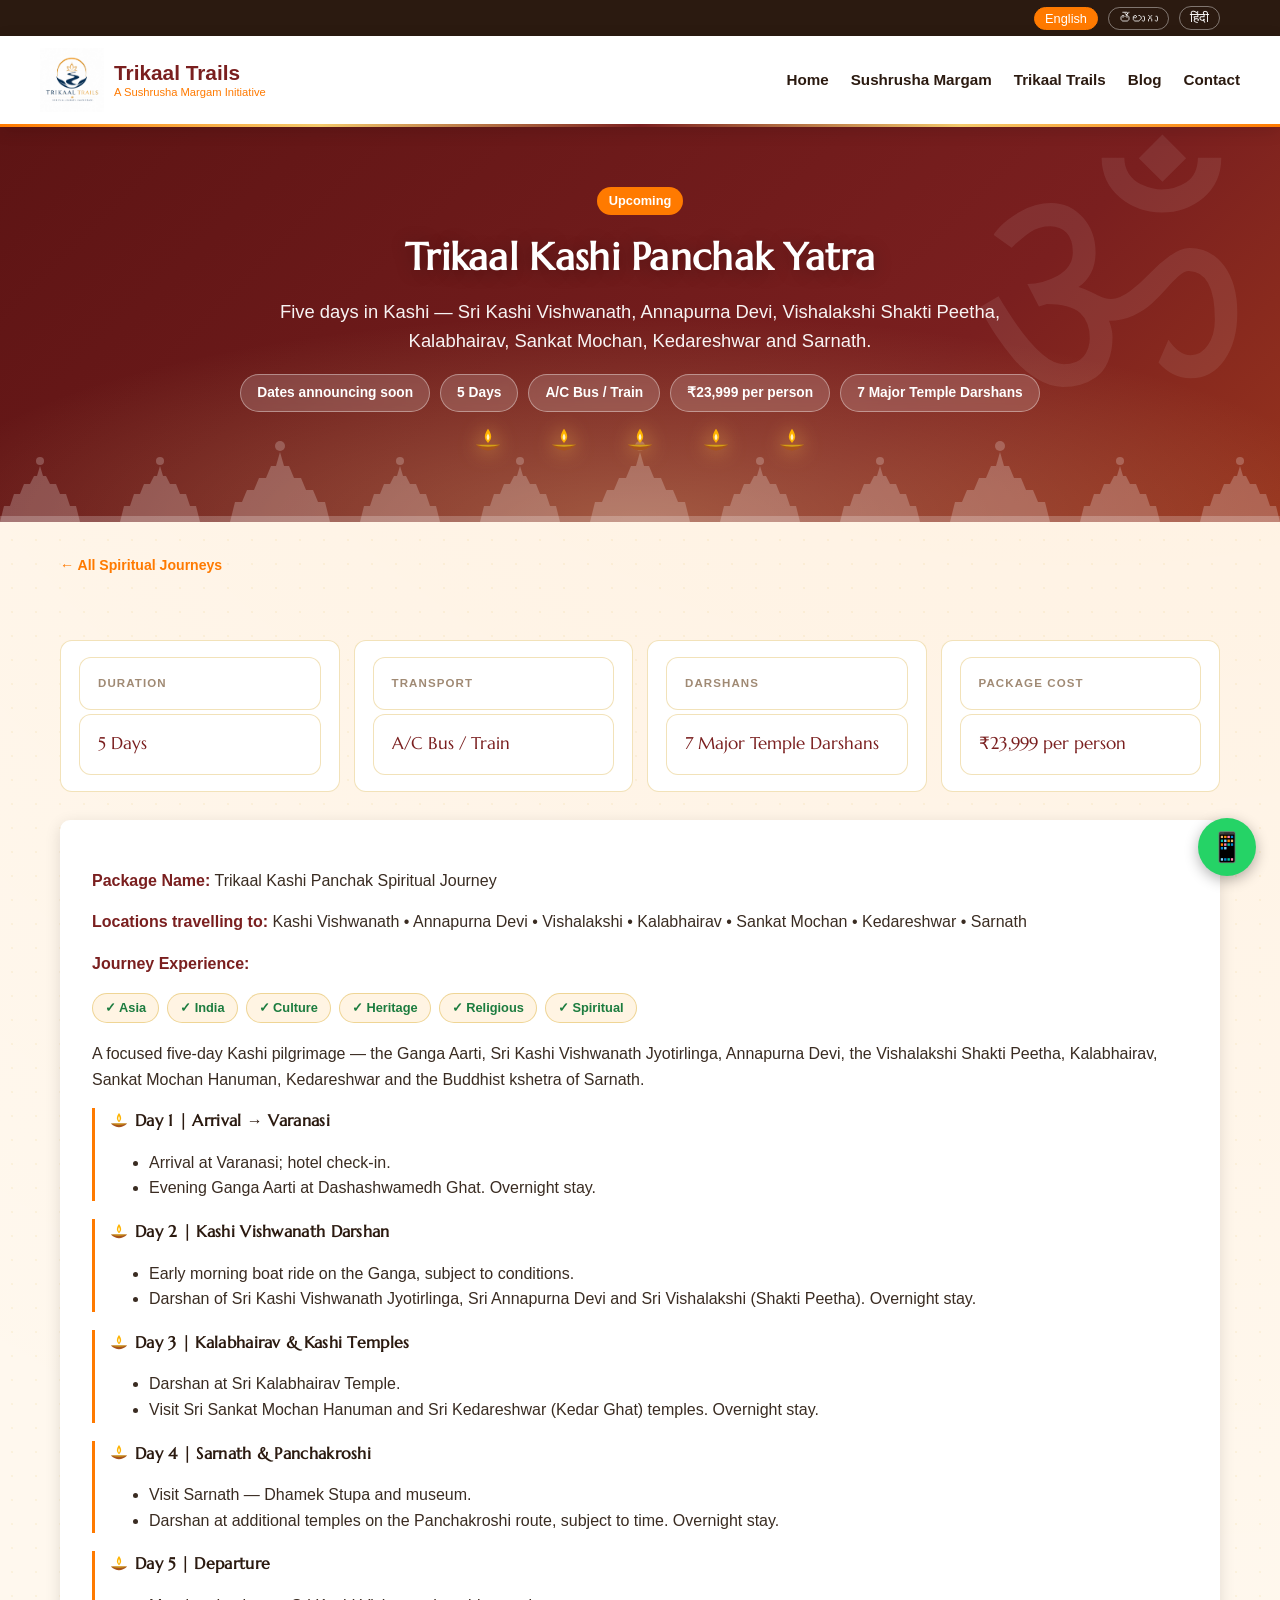
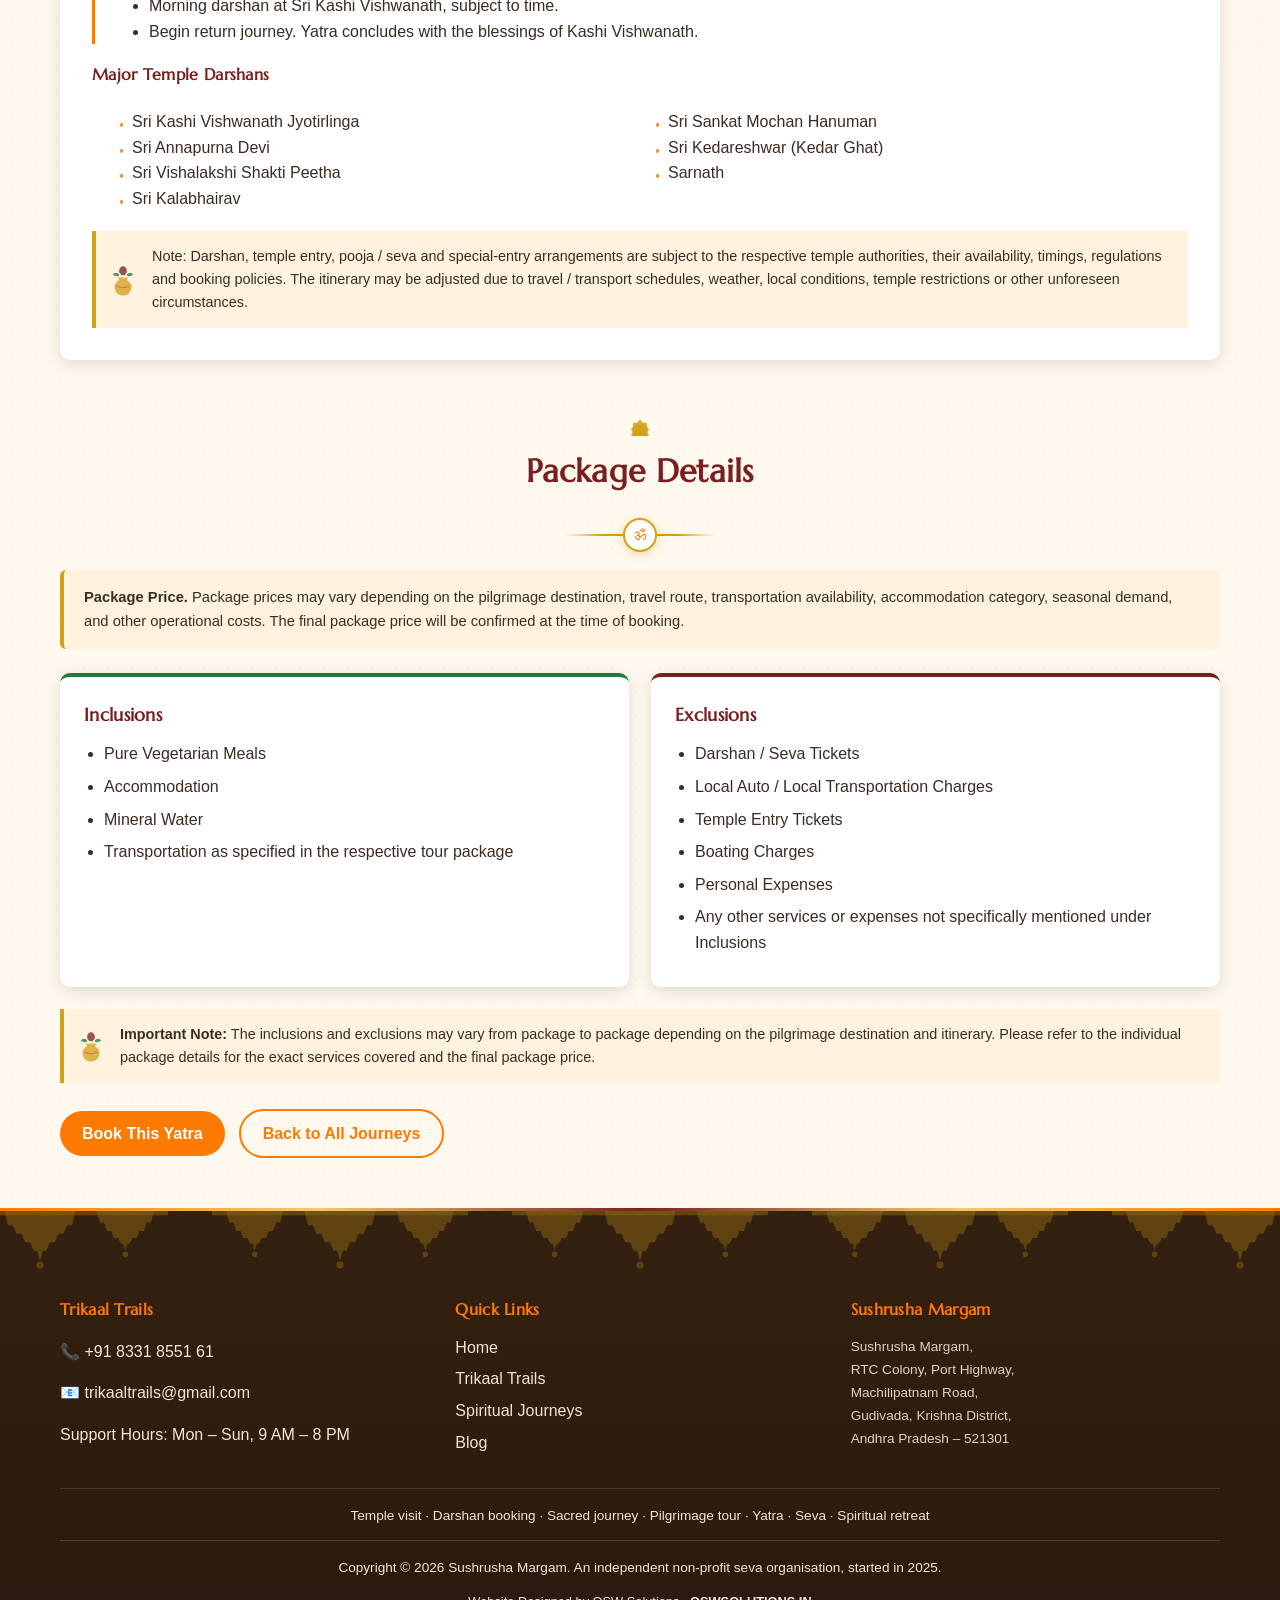
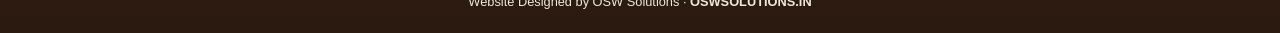
<file: journey-kashi-panchak.html>
<!DOCTYPE html>
<html lang="en">
<head>
<meta charset="UTF-8">
<meta name="viewport" content="width=device-width, initial-scale=1.0">
<title>Trikaal Kashi Panchak Yatra &ndash; Trikaal Trails</title><link rel="icon" type="image/jpeg" href="assets/trikaal-trails-logo.jpeg">
<link rel="canonical" href="https://sushrushamargam.org/journey-kashi-panchak.html">
<meta property="og:title" content="Trikaal Kashi Panchak Yatra &ndash; Trikaal Trails">
<meta property="og:description" content="Trikaal Kashi Panchak Yatra: a 5-day Kashi pilgrimage covering Kashi Vishwanath, Annapurna Devi, Vishalakshi, Kalabhairav, Sankat Mochan, Kedareshwar and Sarnath.">
<meta property="og:type" content="website">
<meta property="og:url" content="https://sushrushamargam.org/journey-kashi-panchak.html">
<meta property="og:image" content="https://sushrushamargam.org/assets/trikaal-trails-logo.jpeg">
<meta name="twitter:card" content="summary_large_image">
<meta name="description" content="Trikaal Kashi Panchak Yatra: a 5-day Kashi pilgrimage covering Kashi Vishwanath, Annapurna Devi, Vishalakshi, Kalabhairav, Sankat Mochan, Kedareshwar and Sarnath.">
<meta name="keywords" content="temple visit, Darshan Booking, Sacred journey, Pilgrimage tour, Spiritual retreat, Awakening, Enlightenment, Inner peace, Transformation, Breathwork, Meditation, Mindfulness, Rituals, Yoga, Chakras, Crystals, Energy healing, Grounding, Intuition, Cosmic connection, Divine, Gratitude, Purpose, Surrender, Sadhana, Chithjyothi, Jyothi, Spiritual journey, Darshan ticket, Yatra, Seva, Environmental, Temple renovation, Temple, Temple seva, Volunteer, Sushrusha, Spiritual way, Temple route map, Temple timings, Temple open, Temple close, Puja, Travel, Tour, Trips, Family, Group, Solo, Mantra, Prayer, Religion, Spiritual guidance, Wisdom, Soulwork, Selfcare, Reiki, Spirituality, Spiritual growth, Manifestation, God, Akashic, Consciousness, Empowerment, Historic Pilgrimages, Spiritual Retreat, Heritage temple, Cultural, Budget yatri, Hills, Shrine">
<link rel="stylesheet" href="css/style.css">
</head>
<body>

<div class="lang-bar">
  <div class="container">
    <button data-lang="en" class="active">English</button>
    <button data-lang="te">తెలుగు</button>
    <button data-lang="hi">हिंदी</button>
  </div>
</div>

<header class="site-header">
  <div class="container nav-wrap">
    <a class="logo" href="trikaal-trails.html"><img src="assets/trikaal-trails-logo.jpeg" alt="Trikaal Trails logo"><span class="logo-copy">Trikaal Trails<span class="sub">A Sushrusha Margam Initiative</span></span></a>
    <button class="nav-toggle" aria-label="Toggle navigation">&#9776;</button>
    <nav class="main-nav"><ul>
      <li><a href="index.html" data-i18n="nav.home">Home</a></li>
      <li class="has-dropdown"><a href="index.html#sushrusha" data-i18n="nav.sushrusha">Sushrusha Margam</a><ul class="dropdown-menu">
        <li><a href="about.html">About Us</a></li><li><a href="index.html#sena">Sushrusha Sena</a></li><li><a href="prakruthi-sushrusha.html">Environmental Seva</a></li><li><a href="index.html#spiritual">Spiritual Activities</a></li><li><a href="index.html#events">Events</a></li><li><a href="index.html#join">Join Sushrusha</a></li>
      </ul></li>
      <li class="has-dropdown"><a href="trikaal-trails.html" data-i18n="nav.trikaal">Trikaal Trails</a><ul class="dropdown-menu">
        <li><a href="trikaal-trails.html#journeys" data-i18n="nav.trikaalDarshan">Trikaal Darshan</a></li>
        <li><a href="spiritual-journeys.html" data-i18n="nav.spiritualJourney">Spiritual Journeys</a></li>
        <li><a href="trikaal-trails.html#where-we-travel" data-i18n="nav.whereWeTravel">Where We Travel</a></li>
      </ul></li>
      <li><a href="blog.html" data-i18n="nav.blog">Blog</a></li>
      <li><a href="trikaal-trails.html#contact" data-i18n="nav.contact">Contact</a></li>
    </ul></nav>
  </div>
</header>

<section class="hero journey-hero">
  <div class="container">
    <span class="status-pill upcoming">Upcoming</span>
    <h1>Trikaal Kashi Panchak Yatra</h1>
    <p class="tagline">Five days in Kashi &mdash; Sri Kashi Vishwanath, Annapurna Devi, Vishalakshi Shakti Peetha, Kalabhairav, Sankat Mochan, Kedareshwar and Sarnath.</p>
    <div class="journey-facts">
      <span>Dates announcing soon</span>
      <span>5 Days</span>
      <span>A/C Bus / Train</span>
      <span>&#8377;23,999 per person</span>
      <span>7 Major Temple Darshans</span>
    </div>
  </div>
</section>

<div class="container">
  <p class="journey-breadcrumb"><a href="spiritual-journeys.html">&larr; All Spiritual Journeys</a></p>
</div>

<section>
  <div class="container">
    <div class="journey-summary">
      <div><div class="label">Duration</div><div class="value">5 Days</div></div>
      <div><div class="label">Transport</div><div class="value">A/C Bus / Train</div></div>
      <div><div class="label">Darshans</div><div class="value">7 Major Temple Darshans</div></div>
      <div><div class="label">Package Cost</div><div class="value">&#8377;23,999 per person</div></div>
    </div>

    <div class="journey-detail">
      <p><strong>Package Name:</strong> Trikaal Kashi Panchak Spiritual Journey</p>
      <p><strong>Locations travelling to:</strong> Kashi Vishwanath &bull; Annapurna Devi &bull; Vishalakshi &bull; Kalabhairav &bull; Sankat Mochan &bull; Kedareshwar &bull; Sarnath</p>
      <p><strong>Journey Experience:</strong></p>
      <p class="experience-tags"><span>&#10003; Asia</span><span>&#10003; India</span><span>&#10003; Culture</span><span>&#10003; Heritage</span><span>&#10003; Religious</span><span>&#10003; Spiritual</span></p>
      <p>A focused five-day Kashi pilgrimage &mdash; the Ganga Aarti, Sri Kashi Vishwanath Jyotirlinga, Annapurna Devi, the Vishalakshi Shakti Peetha, Kalabhairav, Sankat Mochan Hanuman, Kedareshwar and the Buddhist kshetra of Sarnath.</p>

      <div class="day-block"><h4>Day 1 | Arrival &rarr; Varanasi</h4>
        <ul><li>Arrival at Varanasi; hotel check-in.</li><li>Evening Ganga Aarti at Dashashwamedh Ghat. Overnight stay.</li></ul></div>
      <div class="day-block"><h4>Day 2 | Kashi Vishwanath Darshan</h4>
        <ul><li>Early morning boat ride on the Ganga, subject to conditions.</li><li>Darshan of Sri Kashi Vishwanath Jyotirlinga, Sri Annapurna Devi and Sri Vishalakshi (Shakti Peetha). Overnight stay.</li></ul></div>
      <div class="day-block"><h4>Day 3 | Kalabhairav &amp; Kashi Temples</h4>
        <ul><li>Darshan at Sri Kalabhairav Temple.</li><li>Visit Sri Sankat Mochan Hanuman and Sri Kedareshwar (Kedar Ghat) temples. Overnight stay.</li></ul></div>
      <div class="day-block"><h4>Day 4 | Sarnath &amp; Panchakroshi</h4>
        <ul><li>Visit Sarnath &mdash; Dhamek Stupa and museum.</li><li>Darshan at additional temples on the Panchakroshi route, subject to time. Overnight stay.</li></ul></div>
      <div class="day-block"><h4>Day 5 | Departure</h4>
        <ul><li>Morning darshan at Sri Kashi Vishwanath, subject to time.</li><li>Begin return journey. Yatra concludes with the blessings of Kashi Vishwanath.</li></ul></div>

      <div class="highlights">
        <h4>Major Temple Darshans</h4>
        <ul>
          <li>Sri Kashi Vishwanath Jyotirlinga</li>
          <li>Sri Annapurna Devi</li>
          <li>Sri Vishalakshi Shakti Peetha</li>
          <li>Sri Kalabhairav</li>
          <li>Sri Sankat Mochan Hanuman</li>
          <li>Sri Kedareshwar (Kedar Ghat)</li>
          <li>Sarnath</li>
        </ul>
      </div>
      <div class="note-box">Note: Darshan, temple entry, pooja / seva and special-entry arrangements are subject to the respective temple authorities, their availability, timings, regulations and booking policies. The itinerary may be adjusted due to travel / transport schedules, weather, local conditions, temple restrictions or other unforeseen circumstances.</div>
    </div>

    <div class="section-title" style="margin-top:44px;">
      <h2>Package Details</h2>
      <div class="underline"></div>
    </div>
    <p class="price-note" style="margin-bottom:24px;"><strong>Package Price.</strong> Package prices may vary depending on the pilgrimage destination, travel route, transportation availability, accommodation category, seasonal demand, and other operational costs. The final package price will be confirmed at the time of booking.</p>
    <div class="package-info">
      <div class="info-panel incl">
        <h3>Inclusions</h3>
        <ul>
          <li>Pure Vegetarian Meals</li>
          <li>Accommodation</li>
          <li>Mineral Water</li>
          <li>Transportation as specified in the respective tour package</li>
        </ul>
      </div>
      <div class="info-panel excl">
        <h3>Exclusions</h3>
        <ul>
          <li>Darshan / Seva Tickets</li>
          <li>Local Auto / Local Transportation Charges</li>
          <li>Temple Entry Tickets</li>
          <li>Boating Charges</li>
          <li>Personal Expenses</li>
          <li>Any other services or expenses not specifically mentioned under Inclusions</li>
        </ul>
      </div>
    </div>
    <div class="note-box" style="margin-top:22px;"><strong>Important Note:</strong> The inclusions and exclusions may vary from package to package depending on the pilgrimage destination and itinerary. Please refer to the individual package details for the exact services covered and the final package price.</div>

    <div class="journey-cta">
      <a href="mailto:trikaaltrails@gmail.com?subject=Enquiry:%20Trikaal%20Kashi%20Panchak%20Spiritual%20Journey" class="btn">Book This Yatra</a>
      <a href="spiritual-journeys.html" class="btn outline">Back to All Journeys</a>
    </div>
  </div>
</section>

<footer class="site-footer">
  <div class="container">
    <div class="footer-grid">
      <div>
        <h4>Trikaal Trails</h4>
        <p>&#128222; +91 8331 8551 61</p>
        <p>&#128231; trikaaltrails@gmail.com</p>
        <p>Support Hours: Mon &ndash; Sun, 9 AM &ndash; 8 PM</p>
      </div>
      <div>
        <h4>Quick Links</h4>
        <ul>
          <li><a href="index.html">Home</a></li>
          <li><a href="trikaal-trails.html">Trikaal Trails</a></li>
          <li><a href="spiritual-journeys.html">Spiritual Journeys</a></li>
          <li><a href="blog.html">Blog</a></li>
        </ul>
      </div>
      <div>
        <h4>Sushrusha Margam</h4>
        <address class="footer-address">
          Sushrusha Margam,<br>
          RTC Colony, Port Highway,<br>
          Machilipatnam Road,<br>
          Gudivada, Krishna District,<br>
          Andhra Pradesh &ndash; 521301
        </address>
      </div>
    </div>
    <p class="footer-bottom">Temple visit &middot; Darshan booking &middot; Sacred journey &middot; Pilgrimage tour &middot; Yatra &middot; Seva &middot; Spiritual retreat</p>
    <p class="footer-bottom" data-i18n="footer.copyright">Copyright &copy; 2026 Sushrusha Margam. An independent non-profit seva organisation, started in 2025.</p>
    <p class="footer-credit">Website Designed by OSW Solutions &middot; <a href="https://oswsolutions.in" target="_blank" rel="noopener">OSWSOLUTIONS.IN</a></p>
  </div>
</footer>

<a href="https://wa.me/918331855161" target="_blank" rel="noopener" class="whatsapp-float" aria-label="Chat with Trikaal Trails on WhatsApp">&#128241;</a>

<script src="js/i18n.js"></script>
<script src="js/main.js"></script>
</body>
</html>
</file>
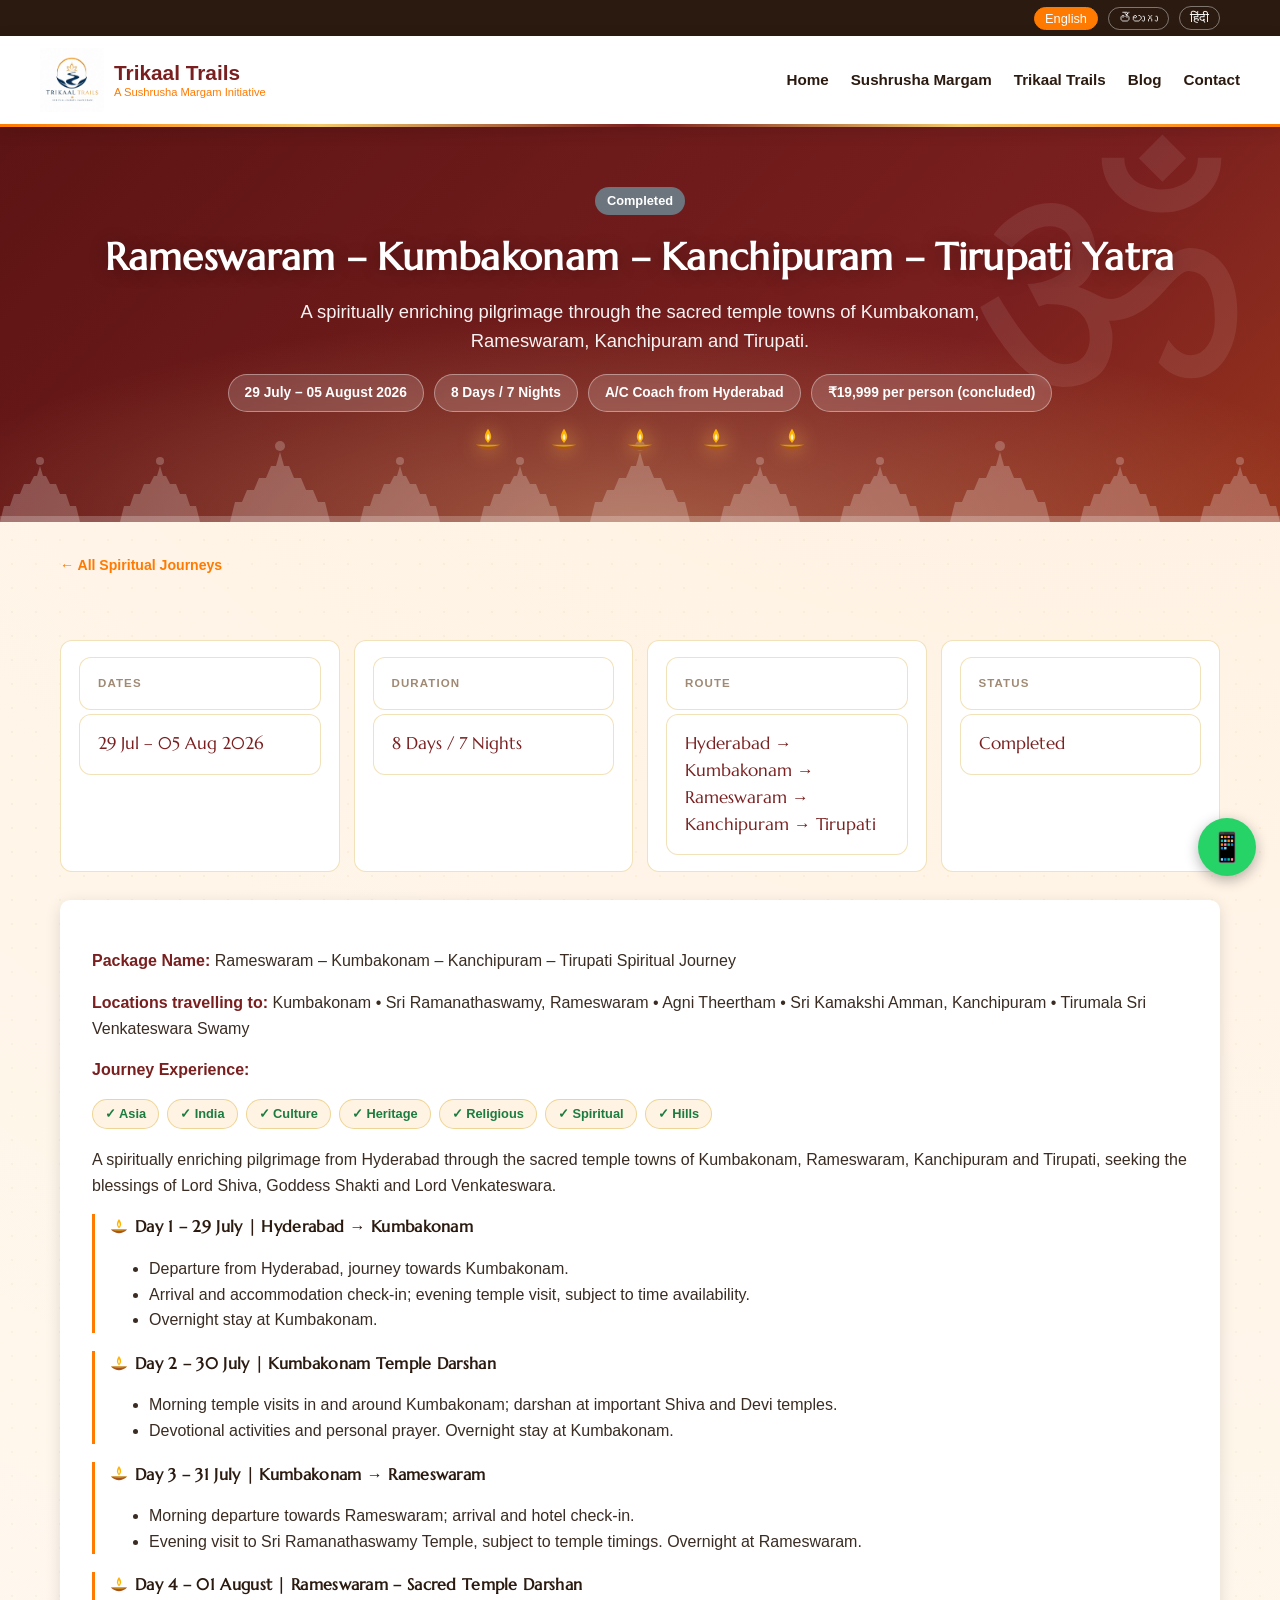
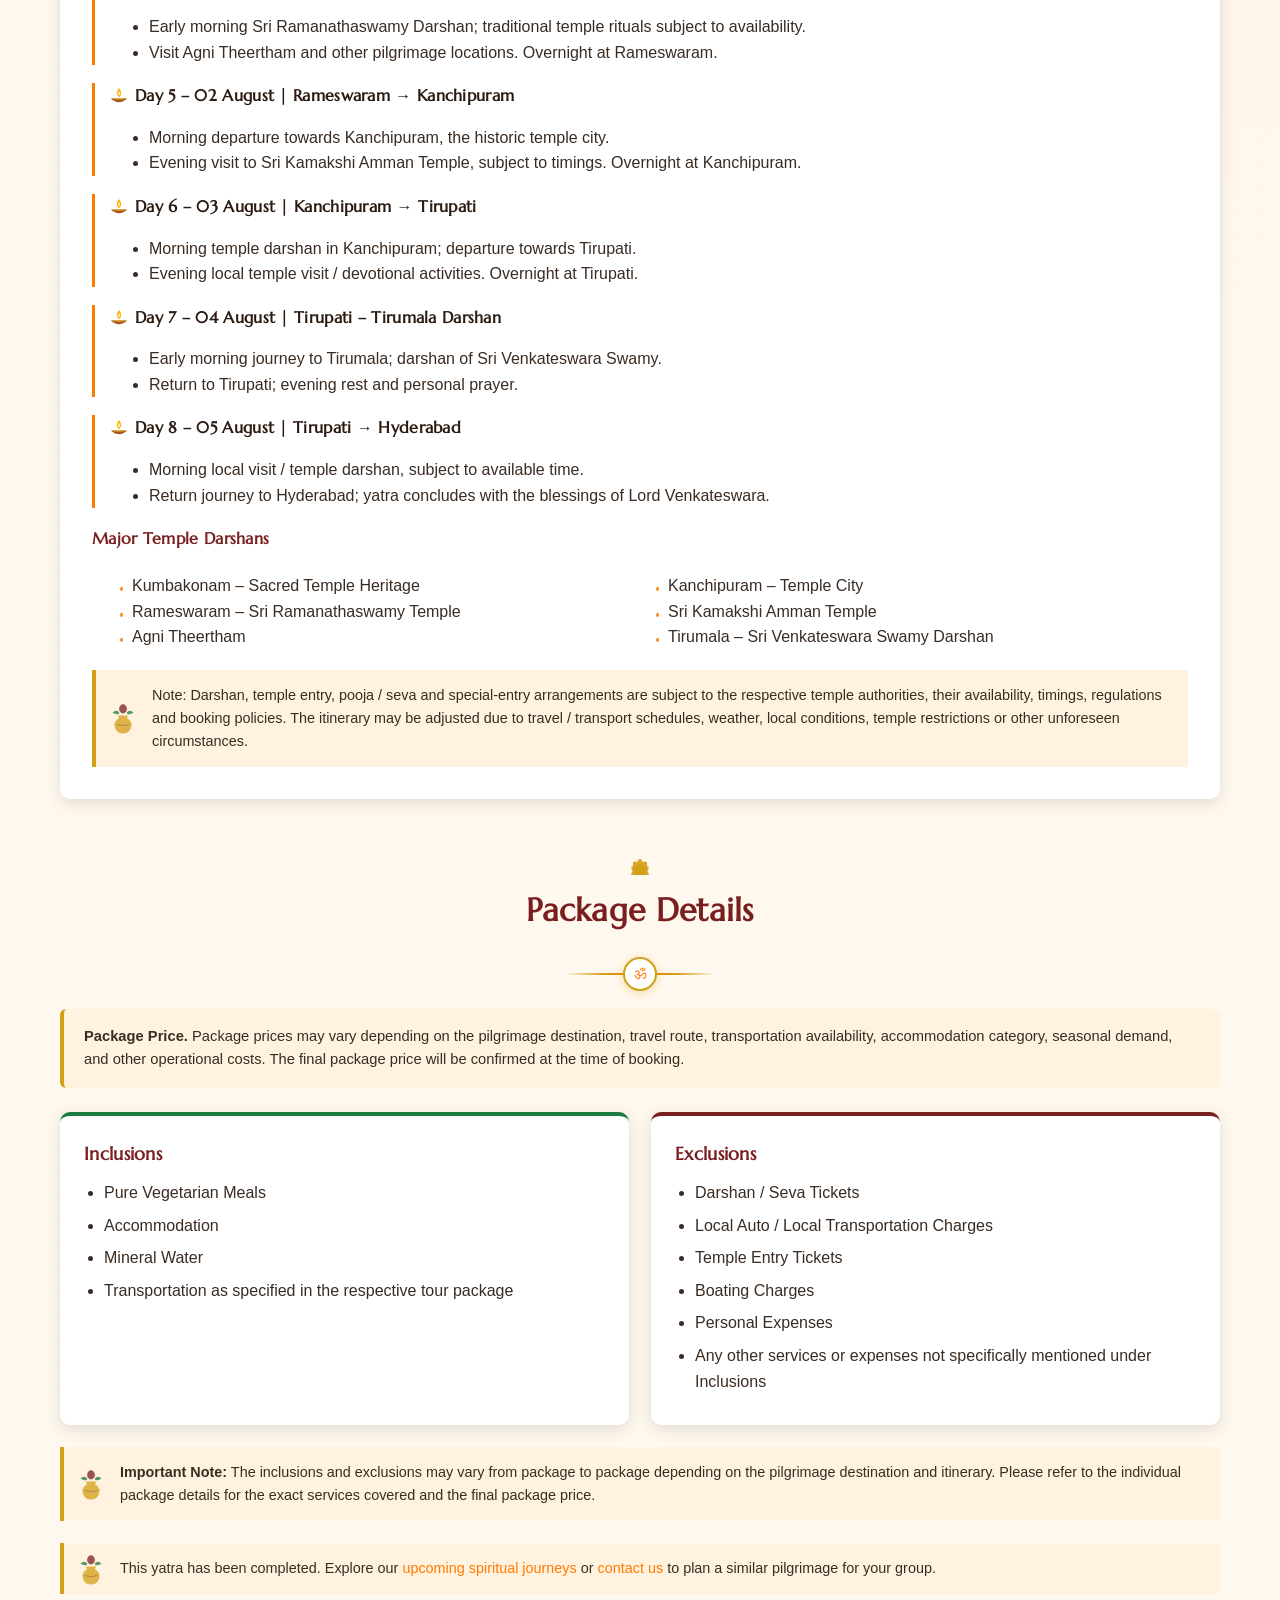
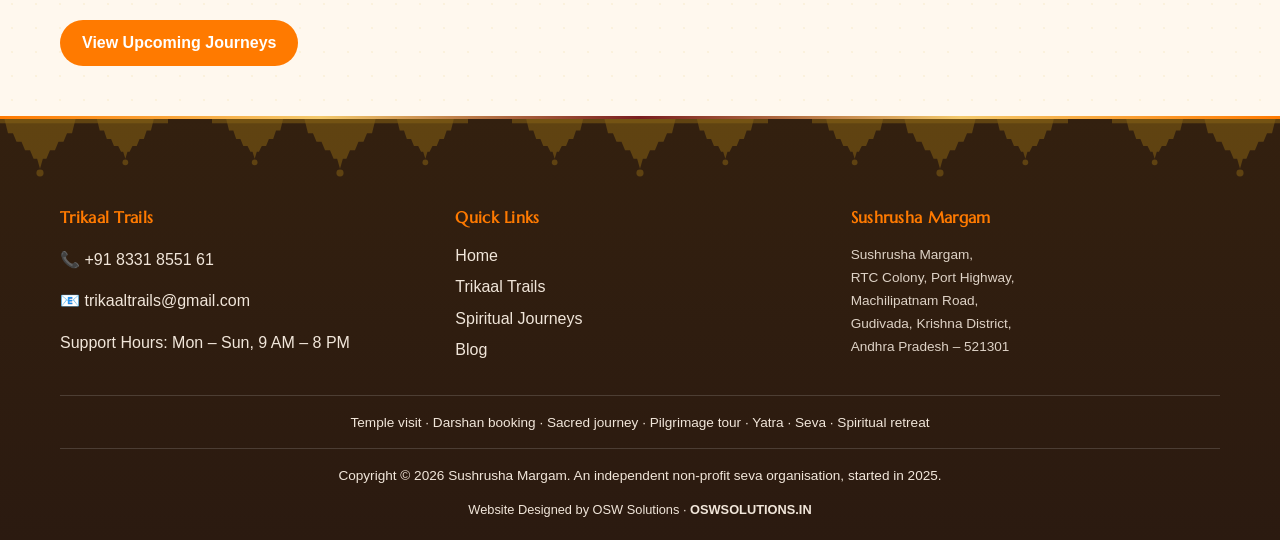
<file: journey-rameswaram.html>
<!DOCTYPE html>
<html lang="en">
<head>
<meta charset="UTF-8">
<meta name="viewport" content="width=device-width, initial-scale=1.0">
<title>Rameswaram &ndash; Kumbakonam &ndash; Kanchipuram &ndash; Tirupati Yatra &ndash; Trikaal Trails</title><link rel="icon" type="image/jpeg" href="assets/trikaal-trails-logo.jpeg">
<link rel="canonical" href="https://sushrushamargam.org/journey-rameswaram.html">
<meta property="og:title" content="Rameswaram &ndash; Kumbakonam &ndash; Kanchipuram &ndash; Tirupati Yatra &ndash; Trikaal Trails">
<meta property="og:description" content="Rameswaram - Kumbakonam - Kanchipuram - Tirupati Yatra: a completed 8-day pilgrimage seeking the blessings of Lord Shiva, Goddess Shakti and Lord Venkateswara.">
<meta property="og:type" content="website">
<meta property="og:url" content="https://sushrushamargam.org/journey-rameswaram.html">
<meta property="og:image" content="https://sushrushamargam.org/assets/trikaal-trails-logo.jpeg">
<meta name="twitter:card" content="summary_large_image">
<meta name="description" content="Rameswaram - Kumbakonam - Kanchipuram - Tirupati Yatra: a completed 8-day pilgrimage seeking the blessings of Lord Shiva, Goddess Shakti and Lord Venkateswara.">
<meta name="keywords" content="temple visit, Darshan Booking, Sacred journey, Pilgrimage tour, Spiritual retreat, Awakening, Enlightenment, Inner peace, Transformation, Breathwork, Meditation, Mindfulness, Rituals, Yoga, Chakras, Crystals, Energy healing, Grounding, Intuition, Cosmic connection, Divine, Gratitude, Purpose, Surrender, Sadhana, Chithjyothi, Jyothi, Spiritual journey, Darshan ticket, Yatra, Seva, Environmental, Temple renovation, Temple, Temple seva, Volunteer, Sushrusha, Spiritual way, Temple route map, Temple timings, Temple open, Temple close, Puja, Travel, Tour, Trips, Family, Group, Solo, Mantra, Prayer, Religion, Spiritual guidance, Wisdom, Soulwork, Selfcare, Reiki, Spirituality, Spiritual growth, Manifestation, God, Akashic, Consciousness, Empowerment, Historic Pilgrimages, Spiritual Retreat, Heritage temple, Cultural, Budget yatri, Hills, Shrine">
<link rel="stylesheet" href="css/style.css">
</head>
<body>

<div class="lang-bar">
  <div class="container">
    <button data-lang="en" class="active">English</button>
    <button data-lang="te">తెలుగు</button>
    <button data-lang="hi">हिंदी</button>
  </div>
</div>

<header class="site-header">
  <div class="container nav-wrap">
    <a class="logo" href="trikaal-trails.html"><img src="assets/trikaal-trails-logo.jpeg" alt="Trikaal Trails logo"><span class="logo-copy">Trikaal Trails<span class="sub">A Sushrusha Margam Initiative</span></span></a>
    <button class="nav-toggle" aria-label="Toggle navigation">&#9776;</button>
    <nav class="main-nav"><ul>
      <li><a href="index.html" data-i18n="nav.home">Home</a></li>
      <li class="has-dropdown"><a href="index.html#sushrusha" data-i18n="nav.sushrusha">Sushrusha Margam</a><ul class="dropdown-menu">
        <li><a href="about.html">About Us</a></li><li><a href="index.html#sena">Sushrusha Sena</a></li><li><a href="prakruthi-sushrusha.html">Environmental Seva</a></li><li><a href="index.html#spiritual">Spiritual Activities</a></li><li><a href="index.html#events">Events</a></li><li><a href="index.html#join">Join Sushrusha</a></li>
      </ul></li>
      <li class="has-dropdown"><a href="trikaal-trails.html" data-i18n="nav.trikaal">Trikaal Trails</a><ul class="dropdown-menu">
        <li><a href="trikaal-trails.html#journeys" data-i18n="nav.trikaalDarshan">Trikaal Darshan</a></li>
        <li><a href="spiritual-journeys.html" data-i18n="nav.spiritualJourney">Spiritual Journeys</a></li>
        <li><a href="trikaal-trails.html#where-we-travel" data-i18n="nav.whereWeTravel">Where We Travel</a></li>
      </ul></li>
      <li><a href="blog.html" data-i18n="nav.blog">Blog</a></li>
      <li><a href="trikaal-trails.html#contact" data-i18n="nav.contact">Contact</a></li>
    </ul></nav>
  </div>
</header>

<section class="hero journey-hero">
  <div class="container">
    <span class="status-pill completed">Completed</span>
    <h1>Rameswaram &ndash; Kumbakonam &ndash; Kanchipuram &ndash; Tirupati Yatra</h1>
    <p class="tagline">A spiritually enriching pilgrimage through the sacred temple towns of Kumbakonam, Rameswaram, Kanchipuram and Tirupati.</p>
    <div class="journey-facts">
      <span>29 July &ndash; 05 August 2026</span>
      <span>8 Days / 7 Nights</span>
      <span>A/C Coach from Hyderabad</span>
      <span>&#8377;19,999 per person (concluded)</span>
    </div>
  </div>
</section>

<div class="container">
  <p class="journey-breadcrumb"><a href="spiritual-journeys.html">&larr; All Spiritual Journeys</a></p>
</div>

<section>
  <div class="container">
    <div class="journey-summary">
      <div><div class="label">Dates</div><div class="value">29 Jul &ndash; 05 Aug 2026</div></div>
      <div><div class="label">Duration</div><div class="value">8 Days / 7 Nights</div></div>
      <div><div class="label">Route</div><div class="value">Hyderabad &rarr; Kumbakonam &rarr; Rameswaram &rarr; Kanchipuram &rarr; Tirupati</div></div>
      <div><div class="label">Status</div><div class="value">Completed</div></div>
    </div>

    <div class="journey-detail">
      <p><strong>Package Name:</strong> Rameswaram &ndash; Kumbakonam &ndash; Kanchipuram &ndash; Tirupati Spiritual Journey</p>
      <p><strong>Locations travelling to:</strong> Kumbakonam &bull; Sri Ramanathaswamy, Rameswaram &bull; Agni Theertham &bull; Sri Kamakshi Amman, Kanchipuram &bull; Tirumala Sri Venkateswara Swamy</p>
      <p><strong>Journey Experience:</strong></p>
      <p class="experience-tags"><span>&#10003; Asia</span><span>&#10003; India</span><span>&#10003; Culture</span><span>&#10003; Heritage</span><span>&#10003; Religious</span><span>&#10003; Spiritual</span><span>&#10003; Hills</span></p>
      <p>A spiritually enriching pilgrimage from Hyderabad through the sacred temple towns of Kumbakonam, Rameswaram, Kanchipuram and Tirupati, seeking the blessings of Lord Shiva, Goddess Shakti and Lord Venkateswara.</p>

      <div class="day-block"><h4>Day 1 &ndash; 29 July | Hyderabad &rarr; Kumbakonam</h4>
        <ul><li>Departure from Hyderabad, journey towards Kumbakonam.</li><li>Arrival and accommodation check-in; evening temple visit, subject to time availability.</li><li>Overnight stay at Kumbakonam.</li></ul></div>
      <div class="day-block"><h4>Day 2 &ndash; 30 July | Kumbakonam Temple Darshan</h4>
        <ul><li>Morning temple visits in and around Kumbakonam; darshan at important Shiva and Devi temples.</li><li>Devotional activities and personal prayer. Overnight stay at Kumbakonam.</li></ul></div>
      <div class="day-block"><h4>Day 3 &ndash; 31 July | Kumbakonam &rarr; Rameswaram</h4>
        <ul><li>Morning departure towards Rameswaram; arrival and hotel check-in.</li><li>Evening visit to Sri Ramanathaswamy Temple, subject to temple timings. Overnight at Rameswaram.</li></ul></div>
      <div class="day-block"><h4>Day 4 &ndash; 01 August | Rameswaram &ndash; Sacred Temple Darshan</h4>
        <ul><li>Early morning Sri Ramanathaswamy Darshan; traditional temple rituals subject to availability.</li><li>Visit Agni Theertham and other pilgrimage locations. Overnight at Rameswaram.</li></ul></div>
      <div class="day-block"><h4>Day 5 &ndash; 02 August | Rameswaram &rarr; Kanchipuram</h4>
        <ul><li>Morning departure towards Kanchipuram, the historic temple city.</li><li>Evening visit to Sri Kamakshi Amman Temple, subject to timings. Overnight at Kanchipuram.</li></ul></div>
      <div class="day-block"><h4>Day 6 &ndash; 03 August | Kanchipuram &rarr; Tirupati</h4>
        <ul><li>Morning temple darshan in Kanchipuram; departure towards Tirupati.</li><li>Evening local temple visit / devotional activities. Overnight at Tirupati.</li></ul></div>
      <div class="day-block"><h4>Day 7 &ndash; 04 August | Tirupati &ndash; Tirumala Darshan</h4>
        <ul><li>Early morning journey to Tirumala; darshan of Sri Venkateswara Swamy.</li><li>Return to Tirupati; evening rest and personal prayer.</li></ul></div>
      <div class="day-block"><h4>Day 8 &ndash; 05 August | Tirupati &rarr; Hyderabad</h4>
        <ul><li>Morning local visit / temple darshan, subject to available time.</li><li>Return journey to Hyderabad; yatra concludes with the blessings of Lord Venkateswara.</li></ul></div>

      <div class="highlights">
        <h4>Major Temple Darshans</h4>
        <ul>
          <li>Kumbakonam &ndash; Sacred Temple Heritage</li>
          <li>Rameswaram &ndash; Sri Ramanathaswamy Temple</li>
          <li>Agni Theertham</li>
          <li>Kanchipuram &ndash; Temple City</li>
          <li>Sri Kamakshi Amman Temple</li>
          <li>Tirumala &ndash; Sri Venkateswara Swamy Darshan</li>
        </ul>
      </div>
      <div class="note-box">Note: Darshan, temple entry, pooja / seva and special-entry arrangements are subject to the respective temple authorities, their availability, timings, regulations and booking policies. The itinerary may be adjusted due to travel / transport schedules, weather, local conditions, temple restrictions or other unforeseen circumstances.</div>
    </div>

    <div class="section-title" style="margin-top:44px;">
      <h2>Package Details</h2>
      <div class="underline"></div>
    </div>
    <p class="price-note" style="margin-bottom:24px;"><strong>Package Price.</strong> Package prices may vary depending on the pilgrimage destination, travel route, transportation availability, accommodation category, seasonal demand, and other operational costs. The final package price will be confirmed at the time of booking.</p>
    <div class="package-info">
      <div class="info-panel incl">
        <h3>Inclusions</h3>
        <ul>
          <li>Pure Vegetarian Meals</li>
          <li>Accommodation</li>
          <li>Mineral Water</li>
          <li>Transportation as specified in the respective tour package</li>
        </ul>
      </div>
      <div class="info-panel excl">
        <h3>Exclusions</h3>
        <ul>
          <li>Darshan / Seva Tickets</li>
          <li>Local Auto / Local Transportation Charges</li>
          <li>Temple Entry Tickets</li>
          <li>Boating Charges</li>
          <li>Personal Expenses</li>
          <li>Any other services or expenses not specifically mentioned under Inclusions</li>
        </ul>
      </div>
    </div>
    <div class="note-box" style="margin-top:22px;"><strong>Important Note:</strong> The inclusions and exclusions may vary from package to package depending on the pilgrimage destination and itinerary. Please refer to the individual package details for the exact services covered and the final package price.</div>

    <div class="note-box" style="margin-top:22px;">This yatra has been completed. Explore our <a href="spiritual-journeys.html">upcoming spiritual journeys</a> or <a href="trikaal-trails.html#contact">contact us</a> to plan a similar pilgrimage for your group.</div>
    <div class="journey-cta">
      <a href="spiritual-journeys.html" class="btn">View Upcoming Journeys</a>
    </div>
  </div>
</section>

<footer class="site-footer">
  <div class="container">
    <div class="footer-grid">
      <div>
        <h4>Trikaal Trails</h4>
        <p>&#128222; +91 8331 8551 61</p>
        <p>&#128231; trikaaltrails@gmail.com</p>
        <p>Support Hours: Mon &ndash; Sun, 9 AM &ndash; 8 PM</p>
      </div>
      <div>
        <h4>Quick Links</h4>
        <ul>
          <li><a href="index.html">Home</a></li>
          <li><a href="trikaal-trails.html">Trikaal Trails</a></li>
          <li><a href="spiritual-journeys.html">Spiritual Journeys</a></li>
          <li><a href="blog.html">Blog</a></li>
        </ul>
      </div>
      <div>
        <h4>Sushrusha Margam</h4>
        <address class="footer-address">
          Sushrusha Margam,<br>
          RTC Colony, Port Highway,<br>
          Machilipatnam Road,<br>
          Gudivada, Krishna District,<br>
          Andhra Pradesh &ndash; 521301
        </address>
      </div>
    </div>
    <p class="footer-bottom">Temple visit &middot; Darshan booking &middot; Sacred journey &middot; Pilgrimage tour &middot; Yatra &middot; Seva &middot; Spiritual retreat</p>
    <p class="footer-bottom" data-i18n="footer.copyright">Copyright &copy; 2026 Sushrusha Margam. An independent non-profit seva organisation, started in 2025.</p>
    <p class="footer-credit">Website Designed by OSW Solutions &middot; <a href="https://oswsolutions.in" target="_blank" rel="noopener">OSWSOLUTIONS.IN</a></p>
  </div>
</footer>

<a href="https://wa.me/918331855161" target="_blank" rel="noopener" class="whatsapp-float" aria-label="Chat with Trikaal Trails on WhatsApp">&#128241;</a>

<script src="js/i18n.js"></script>
<script src="js/main.js"></script>
</body>
</html>
</file>
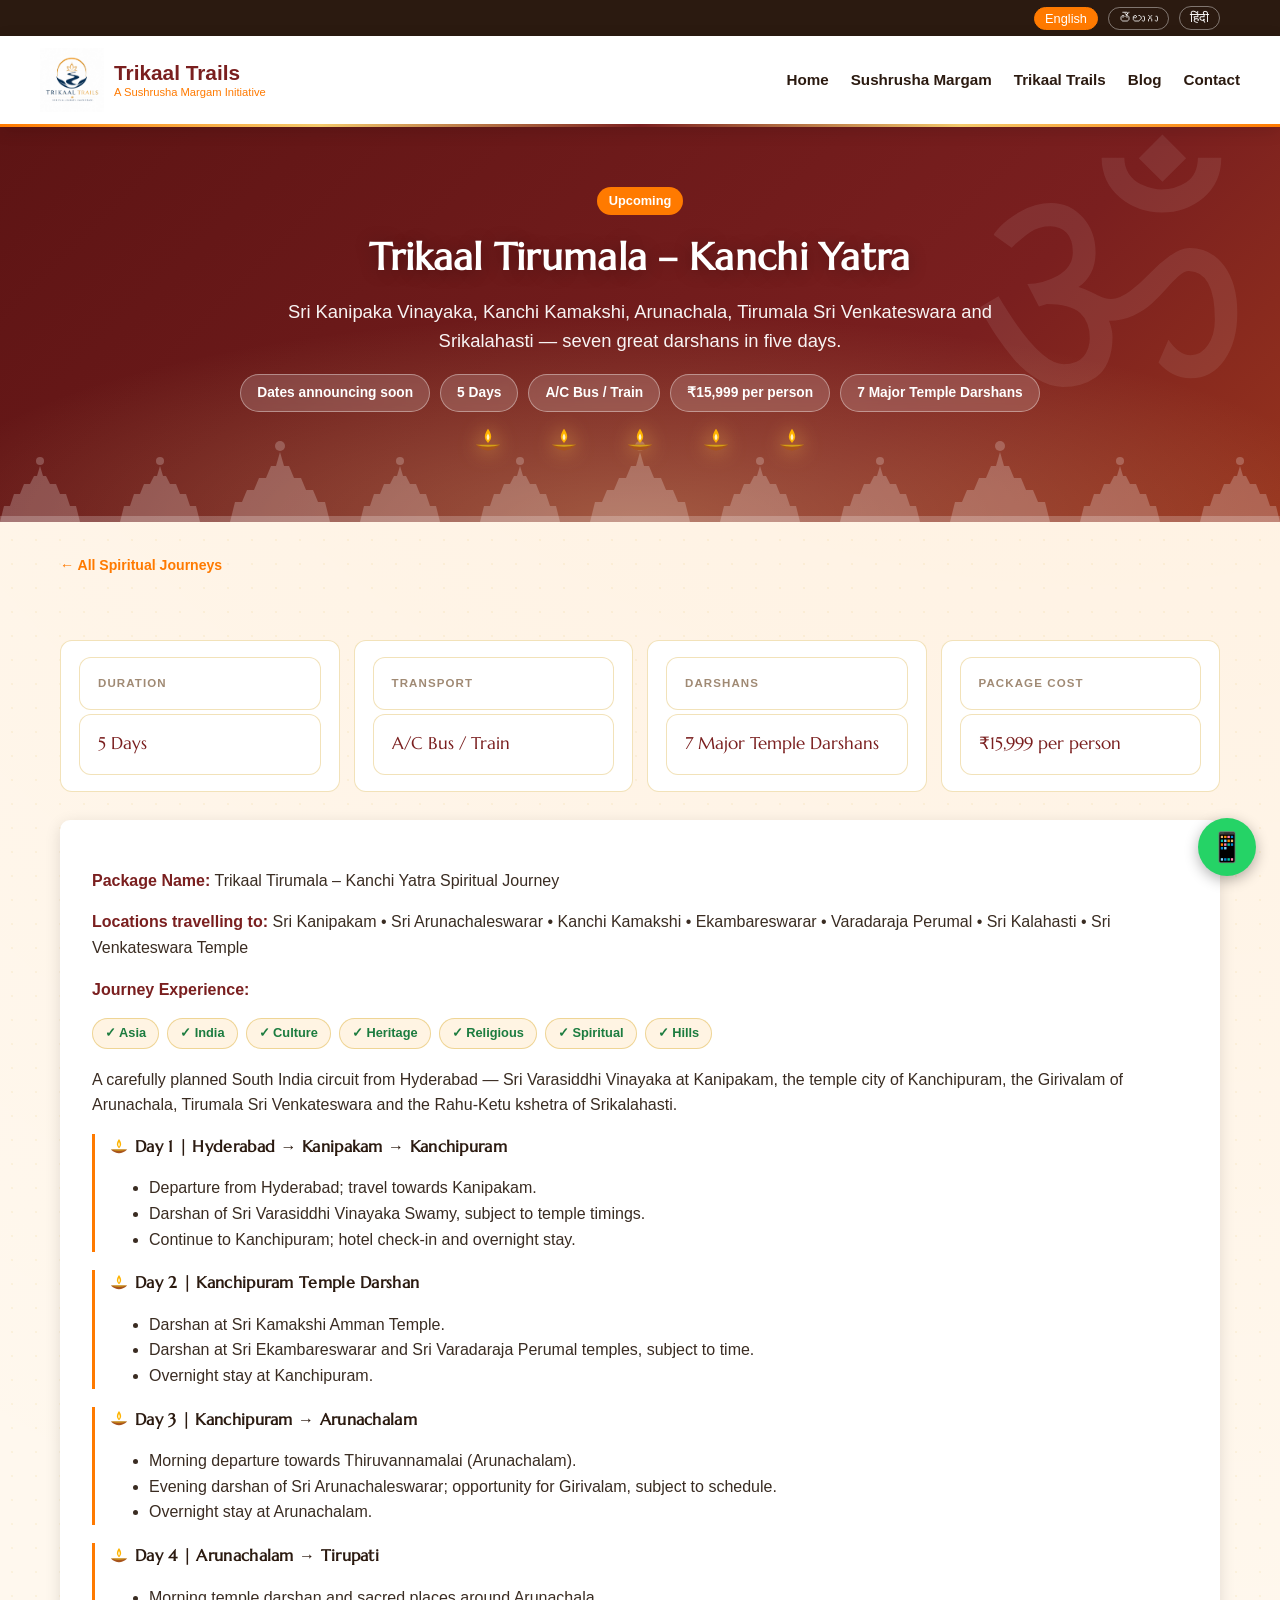
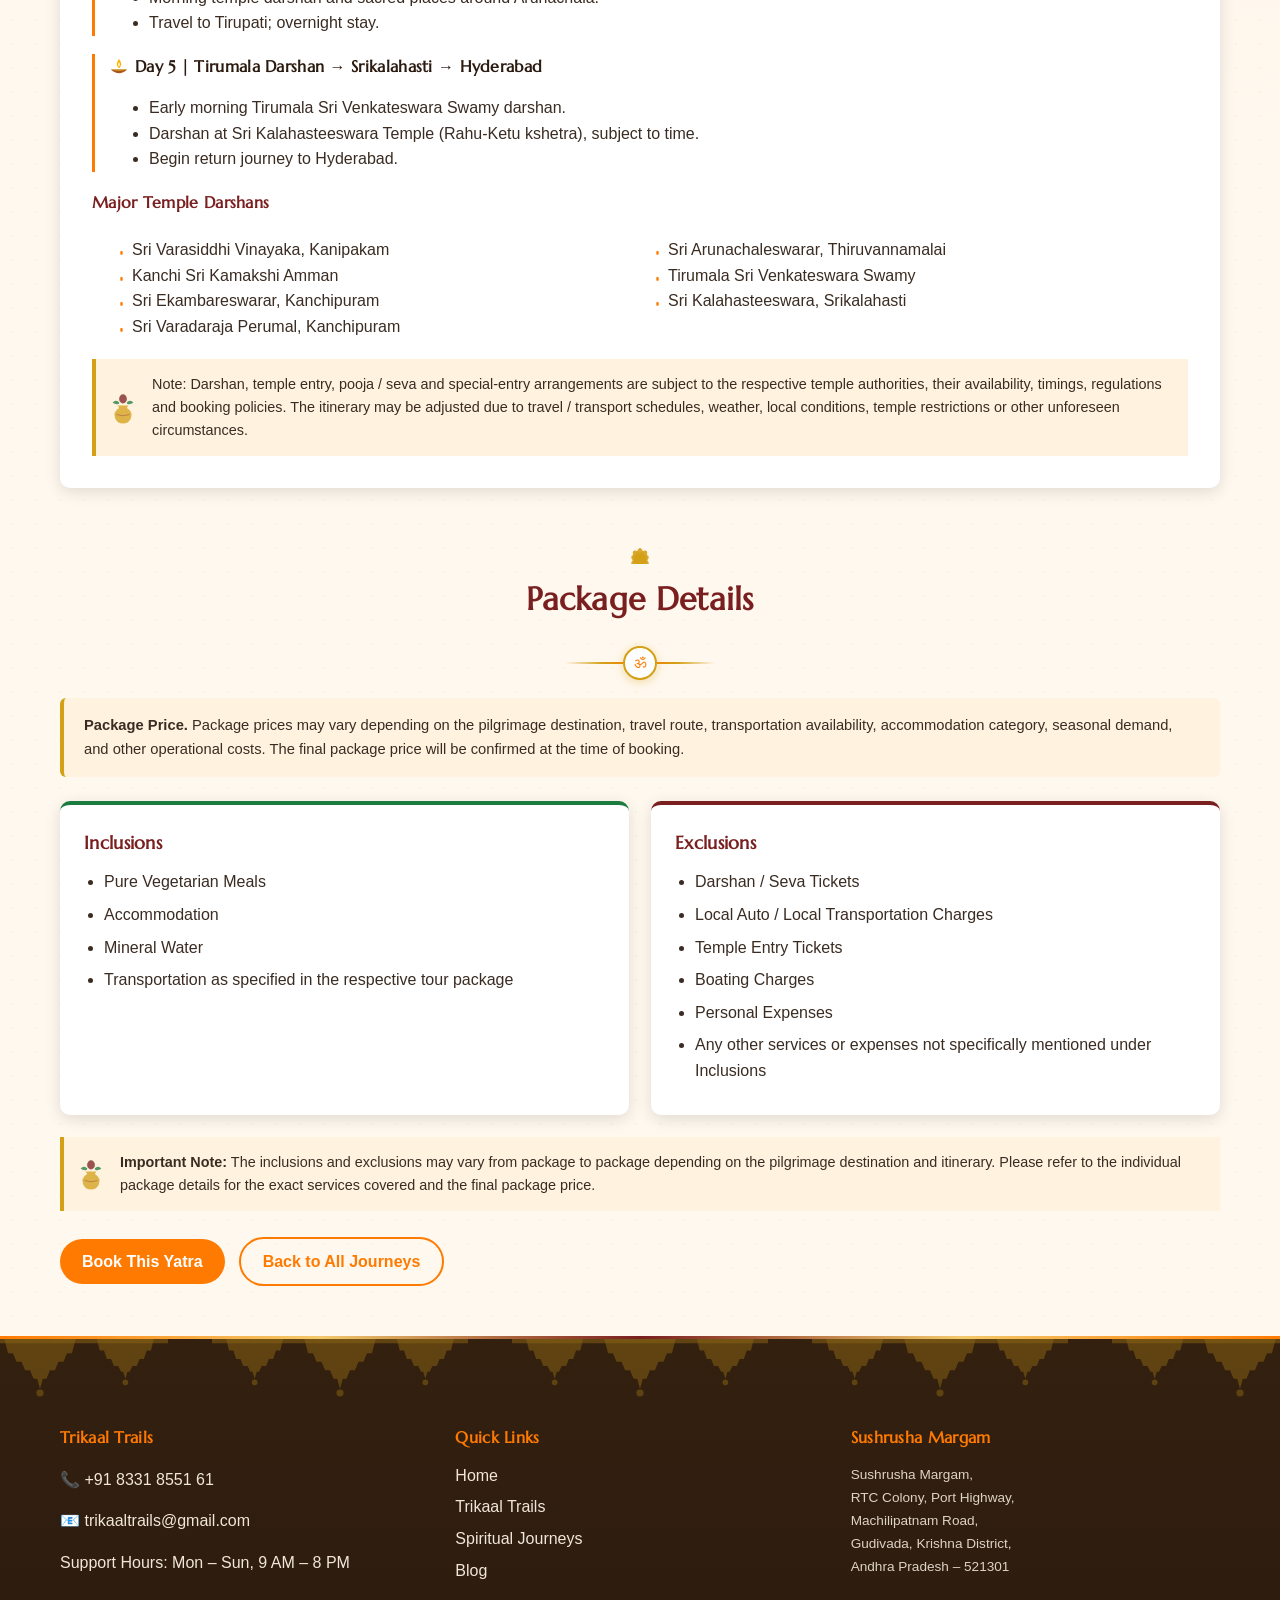
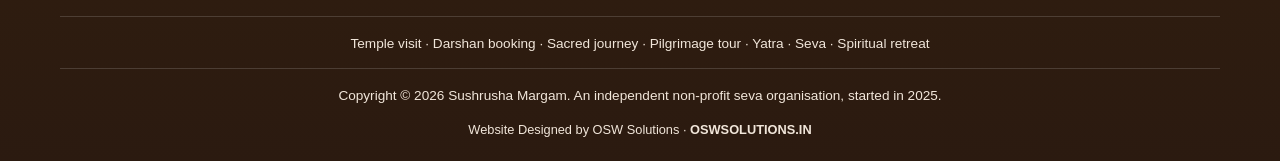
<file: journey-tirumala-kanchi.html>
<!DOCTYPE html>
<html lang="en">
<head>
<meta charset="UTF-8">
<meta name="viewport" content="width=device-width, initial-scale=1.0">
<title>Trikaal Tirumala &ndash; Kanchi Yatra &ndash; Trikaal Trails</title><link rel="icon" type="image/jpeg" href="assets/trikaal-trails-logo.jpeg">
<link rel="canonical" href="https://sushrushamargam.org/journey-tirumala-kanchi.html">
<meta property="og:title" content="Trikaal Tirumala &ndash; Kanchi Yatra &ndash; Trikaal Trails">
<meta property="og:description" content="Trikaal Tirumala - Kanchi Yatra: a 5-day guided pilgrimage covering Sri Kanipakam, Kanchi Kamakshi, Arunachaleswarar, Sri Venkateswara and Srikalahasti.">
<meta property="og:type" content="website">
<meta property="og:url" content="https://sushrushamargam.org/journey-tirumala-kanchi.html">
<meta property="og:image" content="https://sushrushamargam.org/assets/trikaal-trails-logo.jpeg">
<meta name="twitter:card" content="summary_large_image">
<meta name="description" content="Trikaal Tirumala - Kanchi Yatra: a 5-day guided pilgrimage covering Sri Kanipakam, Kanchi Kamakshi, Arunachaleswarar, Sri Venkateswara and Srikalahasti.">
<meta name="keywords" content="temple visit, Darshan Booking, Sacred journey, Pilgrimage tour, Spiritual retreat, Awakening, Enlightenment, Inner peace, Transformation, Breathwork, Meditation, Mindfulness, Rituals, Yoga, Chakras, Crystals, Energy healing, Grounding, Intuition, Cosmic connection, Divine, Gratitude, Purpose, Surrender, Sadhana, Chithjyothi, Jyothi, Spiritual journey, Darshan ticket, Yatra, Seva, Environmental, Temple renovation, Temple, Temple seva, Volunteer, Sushrusha, Spiritual way, Temple route map, Temple timings, Temple open, Temple close, Puja, Travel, Tour, Trips, Family, Group, Solo, Mantra, Prayer, Religion, Spiritual guidance, Wisdom, Soulwork, Selfcare, Reiki, Spirituality, Spiritual growth, Manifestation, God, Akashic, Consciousness, Empowerment, Historic Pilgrimages, Spiritual Retreat, Heritage temple, Cultural, Budget yatri, Hills, Shrine">
<link rel="stylesheet" href="css/style.css">
</head>
<body>

<div class="lang-bar">
  <div class="container">
    <button data-lang="en" class="active">English</button>
    <button data-lang="te">తెలుగు</button>
    <button data-lang="hi">हिंदी</button>
  </div>
</div>

<header class="site-header">
  <div class="container nav-wrap">
    <a class="logo" href="trikaal-trails.html"><img src="assets/trikaal-trails-logo.jpeg" alt="Trikaal Trails logo"><span class="logo-copy">Trikaal Trails<span class="sub">A Sushrusha Margam Initiative</span></span></a>
    <button class="nav-toggle" aria-label="Toggle navigation">&#9776;</button>
    <nav class="main-nav"><ul>
      <li><a href="index.html" data-i18n="nav.home">Home</a></li>
      <li class="has-dropdown"><a href="index.html#sushrusha" data-i18n="nav.sushrusha">Sushrusha Margam</a><ul class="dropdown-menu">
        <li><a href="about.html">About Us</a></li><li><a href="index.html#sena">Sushrusha Sena</a></li><li><a href="prakruthi-sushrusha.html">Environmental Seva</a></li><li><a href="index.html#spiritual">Spiritual Activities</a></li><li><a href="index.html#events">Events</a></li><li><a href="index.html#join">Join Sushrusha</a></li>
      </ul></li>
      <li class="has-dropdown"><a href="trikaal-trails.html" data-i18n="nav.trikaal">Trikaal Trails</a><ul class="dropdown-menu">
        <li><a href="trikaal-trails.html#journeys" data-i18n="nav.trikaalDarshan">Trikaal Darshan</a></li>
        <li><a href="spiritual-journeys.html" data-i18n="nav.spiritualJourney">Spiritual Journeys</a></li>
        <li><a href="trikaal-trails.html#where-we-travel" data-i18n="nav.whereWeTravel">Where We Travel</a></li>
      </ul></li>
      <li><a href="blog.html" data-i18n="nav.blog">Blog</a></li>
      <li><a href="trikaal-trails.html#contact" data-i18n="nav.contact">Contact</a></li>
    </ul></nav>
  </div>
</header>

<section class="hero journey-hero">
  <div class="container">
    <span class="status-pill upcoming">Upcoming</span>
    <h1>Trikaal Tirumala &ndash; Kanchi Yatra</h1>
    <p class="tagline">Sri Kanipaka Vinayaka, Kanchi Kamakshi, Arunachala, Tirumala Sri Venkateswara and Srikalahasti &mdash; seven great darshans in five days.</p>
    <div class="journey-facts">
      <span>Dates announcing soon</span>
      <span>5 Days</span>
      <span>A/C Bus / Train</span>
      <span>&#8377;15,999 per person</span>
      <span>7 Major Temple Darshans</span>
    </div>
  </div>
</section>

<div class="container">
  <p class="journey-breadcrumb"><a href="spiritual-journeys.html">&larr; All Spiritual Journeys</a></p>
</div>

<section>
  <div class="container">
    <div class="journey-summary">
      <div><div class="label">Duration</div><div class="value">5 Days</div></div>
      <div><div class="label">Transport</div><div class="value">A/C Bus / Train</div></div>
      <div><div class="label">Darshans</div><div class="value">7 Major Temple Darshans</div></div>
      <div><div class="label">Package Cost</div><div class="value">&#8377;15,999 per person</div></div>
    </div>

    <div class="journey-detail">
      <p><strong>Package Name:</strong> Trikaal Tirumala &ndash; Kanchi Yatra Spiritual Journey</p>
      <p><strong>Locations travelling to:</strong> Sri Kanipakam &bull; Sri Arunachaleswarar &bull; Kanchi Kamakshi &bull; Ekambareswarar &bull; Varadaraja Perumal &bull; Sri Kalahasti &bull; Sri Venkateswara Temple</p>
      <p><strong>Journey Experience:</strong></p>
      <p class="experience-tags"><span>&#10003; Asia</span><span>&#10003; India</span><span>&#10003; Culture</span><span>&#10003; Heritage</span><span>&#10003; Religious</span><span>&#10003; Spiritual</span><span>&#10003; Hills</span></p>
      <p>A carefully planned South India circuit from Hyderabad &mdash; Sri Varasiddhi Vinayaka at Kanipakam, the temple city of Kanchipuram, the Girivalam of Arunachala, Tirumala Sri Venkateswara and the Rahu-Ketu kshetra of Srikalahasti.</p>

      <div class="day-block"><h4>Day 1 | Hyderabad &rarr; Kanipakam &rarr; Kanchipuram</h4>
        <ul><li>Departure from Hyderabad; travel towards Kanipakam.</li><li>Darshan of Sri Varasiddhi Vinayaka Swamy, subject to temple timings.</li><li>Continue to Kanchipuram; hotel check-in and overnight stay.</li></ul></div>
      <div class="day-block"><h4>Day 2 | Kanchipuram Temple Darshan</h4>
        <ul><li>Darshan at Sri Kamakshi Amman Temple.</li><li>Darshan at Sri Ekambareswarar and Sri Varadaraja Perumal temples, subject to time.</li><li>Overnight stay at Kanchipuram.</li></ul></div>
      <div class="day-block"><h4>Day 3 | Kanchipuram &rarr; Arunachalam</h4>
        <ul><li>Morning departure towards Thiruvannamalai (Arunachalam).</li><li>Evening darshan of Sri Arunachaleswarar; opportunity for Girivalam, subject to schedule.</li><li>Overnight stay at Arunachalam.</li></ul></div>
      <div class="day-block"><h4>Day 4 | Arunachalam &rarr; Tirupati</h4>
        <ul><li>Morning temple darshan and sacred places around Arunachala.</li><li>Travel to Tirupati; overnight stay.</li></ul></div>
      <div class="day-block"><h4>Day 5 | Tirumala Darshan &rarr; Srikalahasti &rarr; Hyderabad</h4>
        <ul><li>Early morning Tirumala Sri Venkateswara Swamy darshan.</li><li>Darshan at Sri Kalahasteeswara Temple (Rahu-Ketu kshetra), subject to time.</li><li>Begin return journey to Hyderabad.</li></ul></div>

      <div class="highlights">
        <h4>Major Temple Darshans</h4>
        <ul>
          <li>Sri Varasiddhi Vinayaka, Kanipakam</li>
          <li>Kanchi Sri Kamakshi Amman</li>
          <li>Sri Ekambareswarar, Kanchipuram</li>
          <li>Sri Varadaraja Perumal, Kanchipuram</li>
          <li>Sri Arunachaleswarar, Thiruvannamalai</li>
          <li>Tirumala Sri Venkateswara Swamy</li>
          <li>Sri Kalahasteeswara, Srikalahasti</li>
        </ul>
      </div>
      <div class="note-box">Note: Darshan, temple entry, pooja / seva and special-entry arrangements are subject to the respective temple authorities, their availability, timings, regulations and booking policies. The itinerary may be adjusted due to travel / transport schedules, weather, local conditions, temple restrictions or other unforeseen circumstances.</div>
    </div>

    <div class="section-title" style="margin-top:44px;">
      <h2>Package Details</h2>
      <div class="underline"></div>
    </div>
    <p class="price-note" style="margin-bottom:24px;"><strong>Package Price.</strong> Package prices may vary depending on the pilgrimage destination, travel route, transportation availability, accommodation category, seasonal demand, and other operational costs. The final package price will be confirmed at the time of booking.</p>
    <div class="package-info">
      <div class="info-panel incl">
        <h3>Inclusions</h3>
        <ul>
          <li>Pure Vegetarian Meals</li>
          <li>Accommodation</li>
          <li>Mineral Water</li>
          <li>Transportation as specified in the respective tour package</li>
        </ul>
      </div>
      <div class="info-panel excl">
        <h3>Exclusions</h3>
        <ul>
          <li>Darshan / Seva Tickets</li>
          <li>Local Auto / Local Transportation Charges</li>
          <li>Temple Entry Tickets</li>
          <li>Boating Charges</li>
          <li>Personal Expenses</li>
          <li>Any other services or expenses not specifically mentioned under Inclusions</li>
        </ul>
      </div>
    </div>
    <div class="note-box" style="margin-top:22px;"><strong>Important Note:</strong> The inclusions and exclusions may vary from package to package depending on the pilgrimage destination and itinerary. Please refer to the individual package details for the exact services covered and the final package price.</div>

    <div class="journey-cta">
      <a href="mailto:trikaaltrails@gmail.com?subject=Enquiry:%20Trikaal%20Tirumala%20-%20Kanchi%20Yatra%20Spiritual%20Journey" class="btn">Book This Yatra</a>
      <a href="spiritual-journeys.html" class="btn outline">Back to All Journeys</a>
    </div>
  </div>
</section>

<footer class="site-footer">
  <div class="container">
    <div class="footer-grid">
      <div>
        <h4>Trikaal Trails</h4>
        <p>&#128222; +91 8331 8551 61</p>
        <p>&#128231; trikaaltrails@gmail.com</p>
        <p>Support Hours: Mon &ndash; Sun, 9 AM &ndash; 8 PM</p>
      </div>
      <div>
        <h4>Quick Links</h4>
        <ul>
          <li><a href="index.html">Home</a></li>
          <li><a href="trikaal-trails.html">Trikaal Trails</a></li>
          <li><a href="spiritual-journeys.html">Spiritual Journeys</a></li>
          <li><a href="blog.html">Blog</a></li>
        </ul>
      </div>
      <div>
        <h4>Sushrusha Margam</h4>
        <address class="footer-address">
          Sushrusha Margam,<br>
          RTC Colony, Port Highway,<br>
          Machilipatnam Road,<br>
          Gudivada, Krishna District,<br>
          Andhra Pradesh &ndash; 521301
        </address>
      </div>
    </div>
    <p class="footer-bottom">Temple visit &middot; Darshan booking &middot; Sacred journey &middot; Pilgrimage tour &middot; Yatra &middot; Seva &middot; Spiritual retreat</p>
    <p class="footer-bottom" data-i18n="footer.copyright">Copyright &copy; 2026 Sushrusha Margam. An independent non-profit seva organisation, started in 2025.</p>
    <p class="footer-credit">Website Designed by OSW Solutions &middot; <a href="https://oswsolutions.in" target="_blank" rel="noopener">OSWSOLUTIONS.IN</a></p>
  </div>
</footer>

<a href="https://wa.me/918331855161" target="_blank" rel="noopener" class="whatsapp-float" aria-label="Chat with Trikaal Trails on WhatsApp">&#128241;</a>

<script src="js/i18n.js"></script>
<script src="js/main.js"></script>
</body>
</html>
</file>
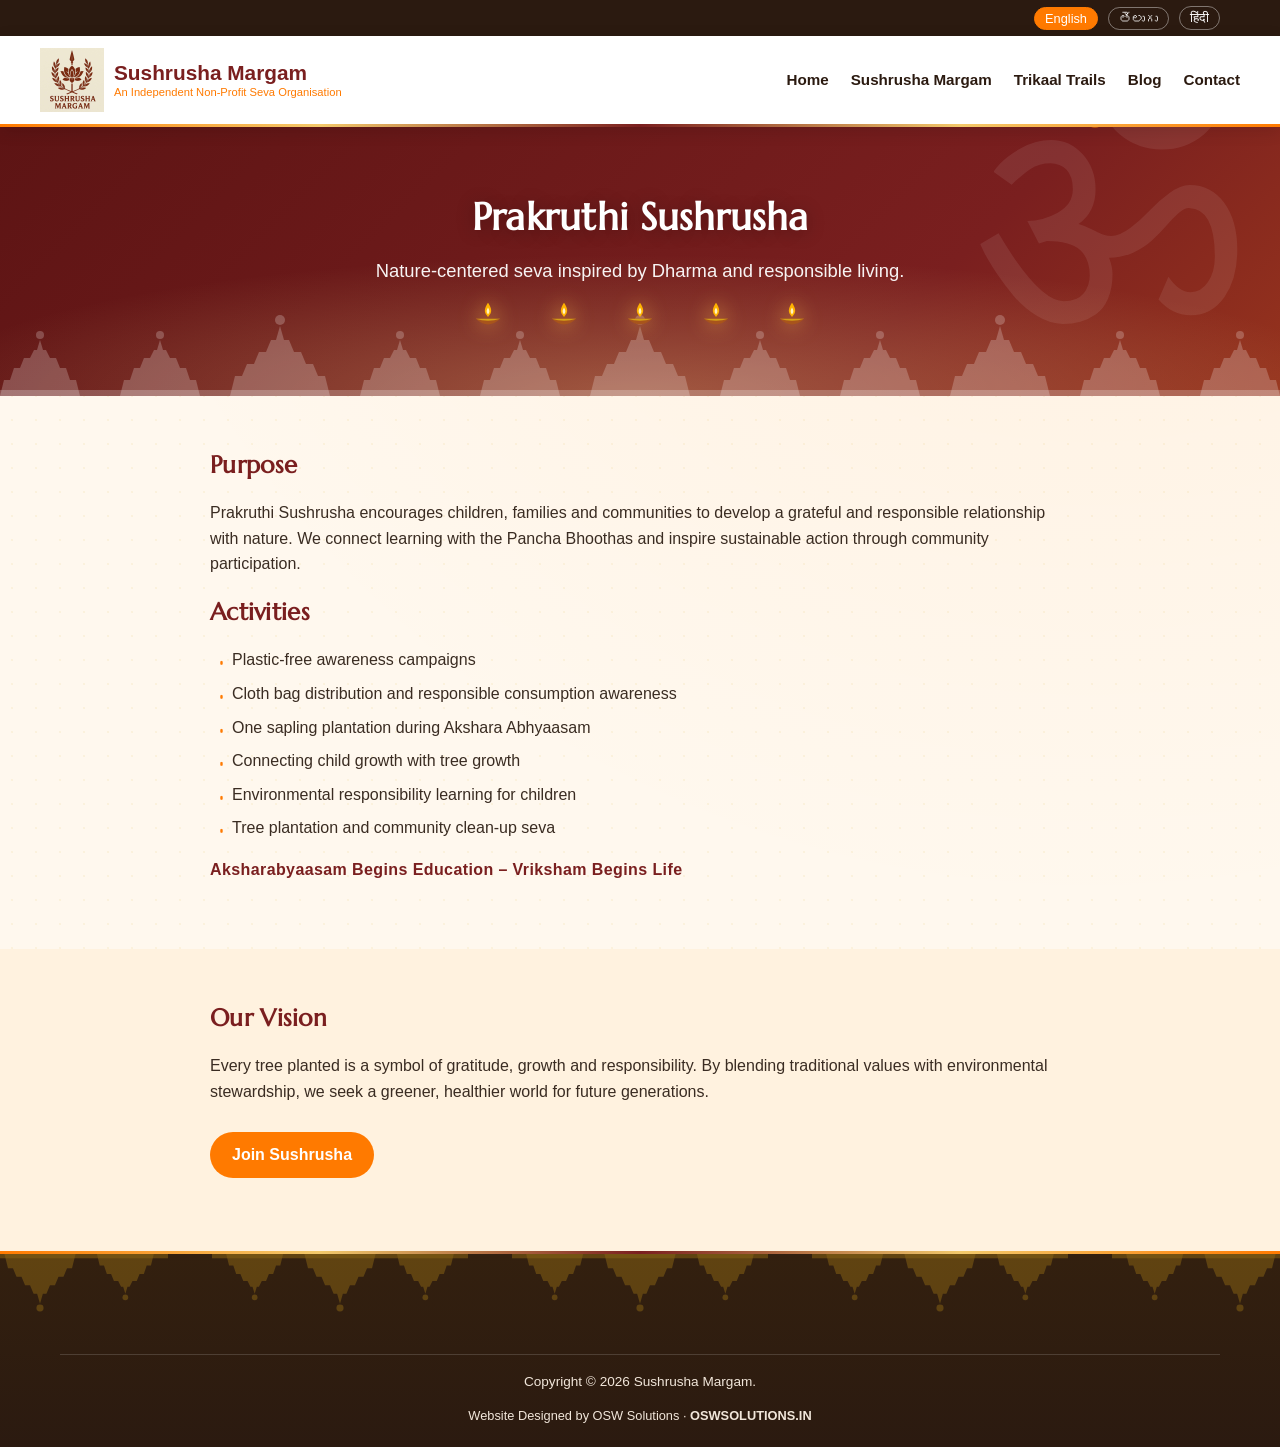
<file: prakruthi-sushrusha.html>
<!DOCTYPE html>
<html lang="en"><head><meta charset="UTF-8"><meta name="viewport" content="width=device-width, initial-scale=1.0"><title>Prakruthi Sushrusha - Sushrusha Margam</title><link rel="icon" type="image/jpeg" href="assets/sushrusha margam.jpeg">
<meta name="description" content="Prakruthi Sushrusha encourages children, families and communities to build a grateful, responsible relationship with nature through the Pancha Bhoothas and sustainable action.">
<link rel="canonical" href="https://sushrushamargam.org/prakruthi-sushrusha.html">
<meta property="og:title" content="Prakruthi Sushrusha - Sushrusha Margam">
<meta property="og:description" content="Prakruthi Sushrusha encourages children, families and communities to build a grateful, responsible relationship with nature through the Pancha Bhoothas and sustainable action.">
<meta property="og:type" content="website">
<meta property="og:url" content="https://sushrushamargam.org/prakruthi-sushrusha.html">
<meta property="og:image" content="https://sushrushamargam.org/assets/sushrusha%20margam.jpeg">
<meta name="twitter:card" content="summary_large_image"><link rel="stylesheet" href="css/style.css"></head><body>
<div class="lang-bar"><div class="container"><button data-lang="en" class="active">English</button><button data-lang="te">తెలుగు</button><button data-lang="hi">हिंदी</button></div></div>
<header class="site-header"><div class="container nav-wrap"><a class="logo" href="index.html"><img src="assets/sushrusha margam.jpeg" alt="Sushrusha Margam logo"><span class="logo-copy">Sushrusha Margam<span class="sub">An Independent Non-Profit Seva Organisation</span></span></a><button class="nav-toggle" aria-label="Toggle navigation">&#9776;</button><nav class="main-nav"><ul><li><a href="index.html">Home</a></li><li class="has-dropdown"><a href="index.html#sushrusha">Sushrusha Margam</a><ul class="dropdown-menu"><li><a href="about.html">About Us</a></li><li><a href="index.html#sena">Sushrusha Sena</a></li><li><a href="prakruthi-sushrusha.html">Environmental Seva</a></li><li><a href="index.html#spiritual">Spiritual Activities</a></li><li><a href="index.html#events">Events</a></li><li><a href="index.html#join">Join Sushrusha</a></li></ul></li><li><a href="trikaal-trails.html">Trikaal Trails</a></li><li><a href="blog.html">Blog</a></li><li><a href="index.html#contact">Contact</a></li></ul></nav></div></header>
<section class="hero"><div class="container"><h1>Prakruthi Sushrusha</h1><p class="tagline">Nature-centered seva inspired by Dharma and responsible living.</p></div></section>
<main class="content-page"><section><div class="container prose"><h2>Purpose</h2><p>Prakruthi Sushrusha encourages children, families and communities to develop a grateful and responsible relationship with nature. We connect learning with the Pancha Bhoothas and inspire sustainable action through community participation.</p><h2>Activities</h2><ul><li>Plastic-free awareness campaigns</li><li>Cloth bag distribution and responsible consumption awareness</li><li>One sapling plantation during Akshara Abhyaasam</li><li>Connecting child growth with tree growth</li><li>Environmental responsibility learning for children</li><li>Tree plantation and community clean-up seva</li></ul><p class="callout">Aksharabyaasam Begins Education &ndash; Vriksham Begins Life</p></div></section><section class="alt"><div class="container prose"><h2>Our Vision</h2><p>Every tree planted is a symbol of gratitude, growth and responsibility. By blending traditional values with environmental stewardship, we seek a greener, healthier world for future generations.</p><p><a href="https://forms.gle/1nZTn87Z29sHKEpX9" class="btn" target="_blank" rel="noopener">Join Sushrusha</a></p></div></section></main>
<footer class="site-footer"><div class="container"><p class="footer-bottom">Copyright &copy; 2026 Sushrusha Margam.</p><p class="footer-credit">Website Designed by OSW Solutions &middot; <a href="https://oswsolutions.in" target="_blank" rel="noopener">OSWSOLUTIONS.IN</a></p></div></footer><script src="js/i18n.js"></script><script src="js/main.js"></script></body></html>
</file>
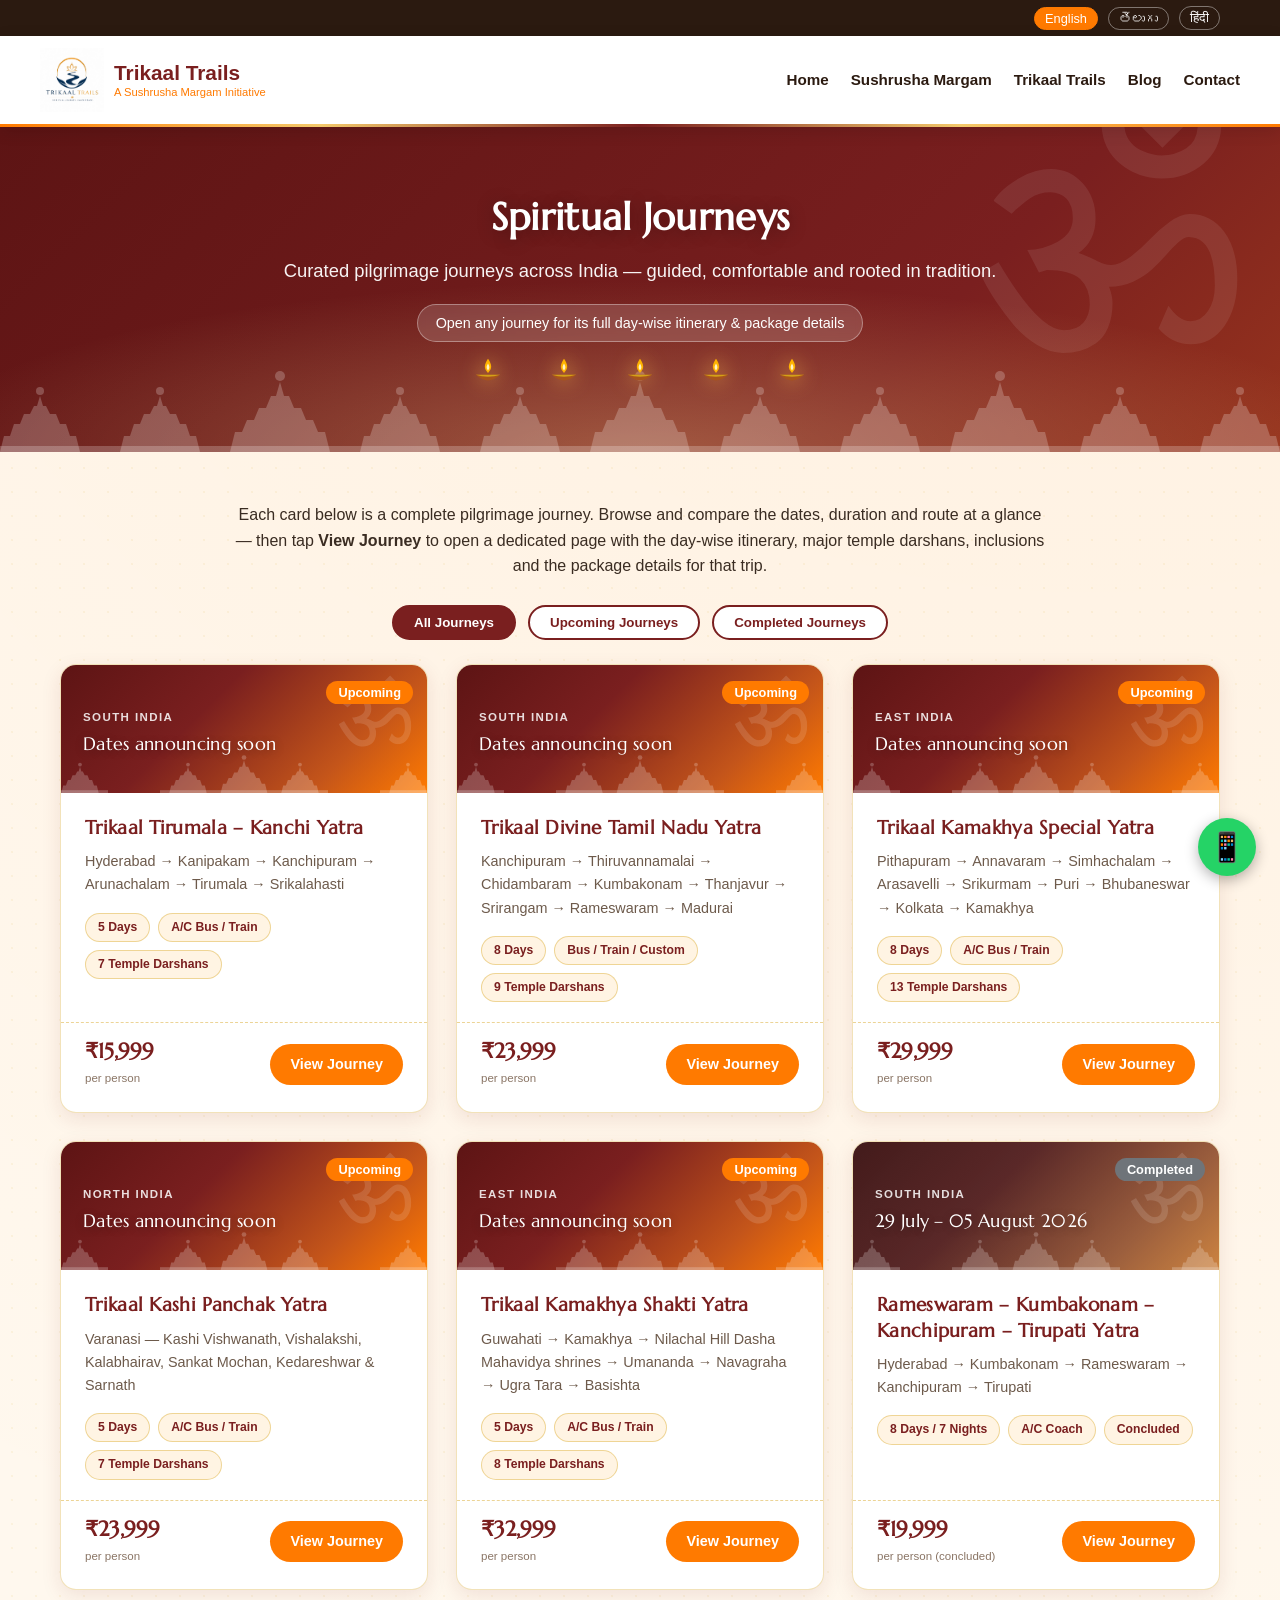
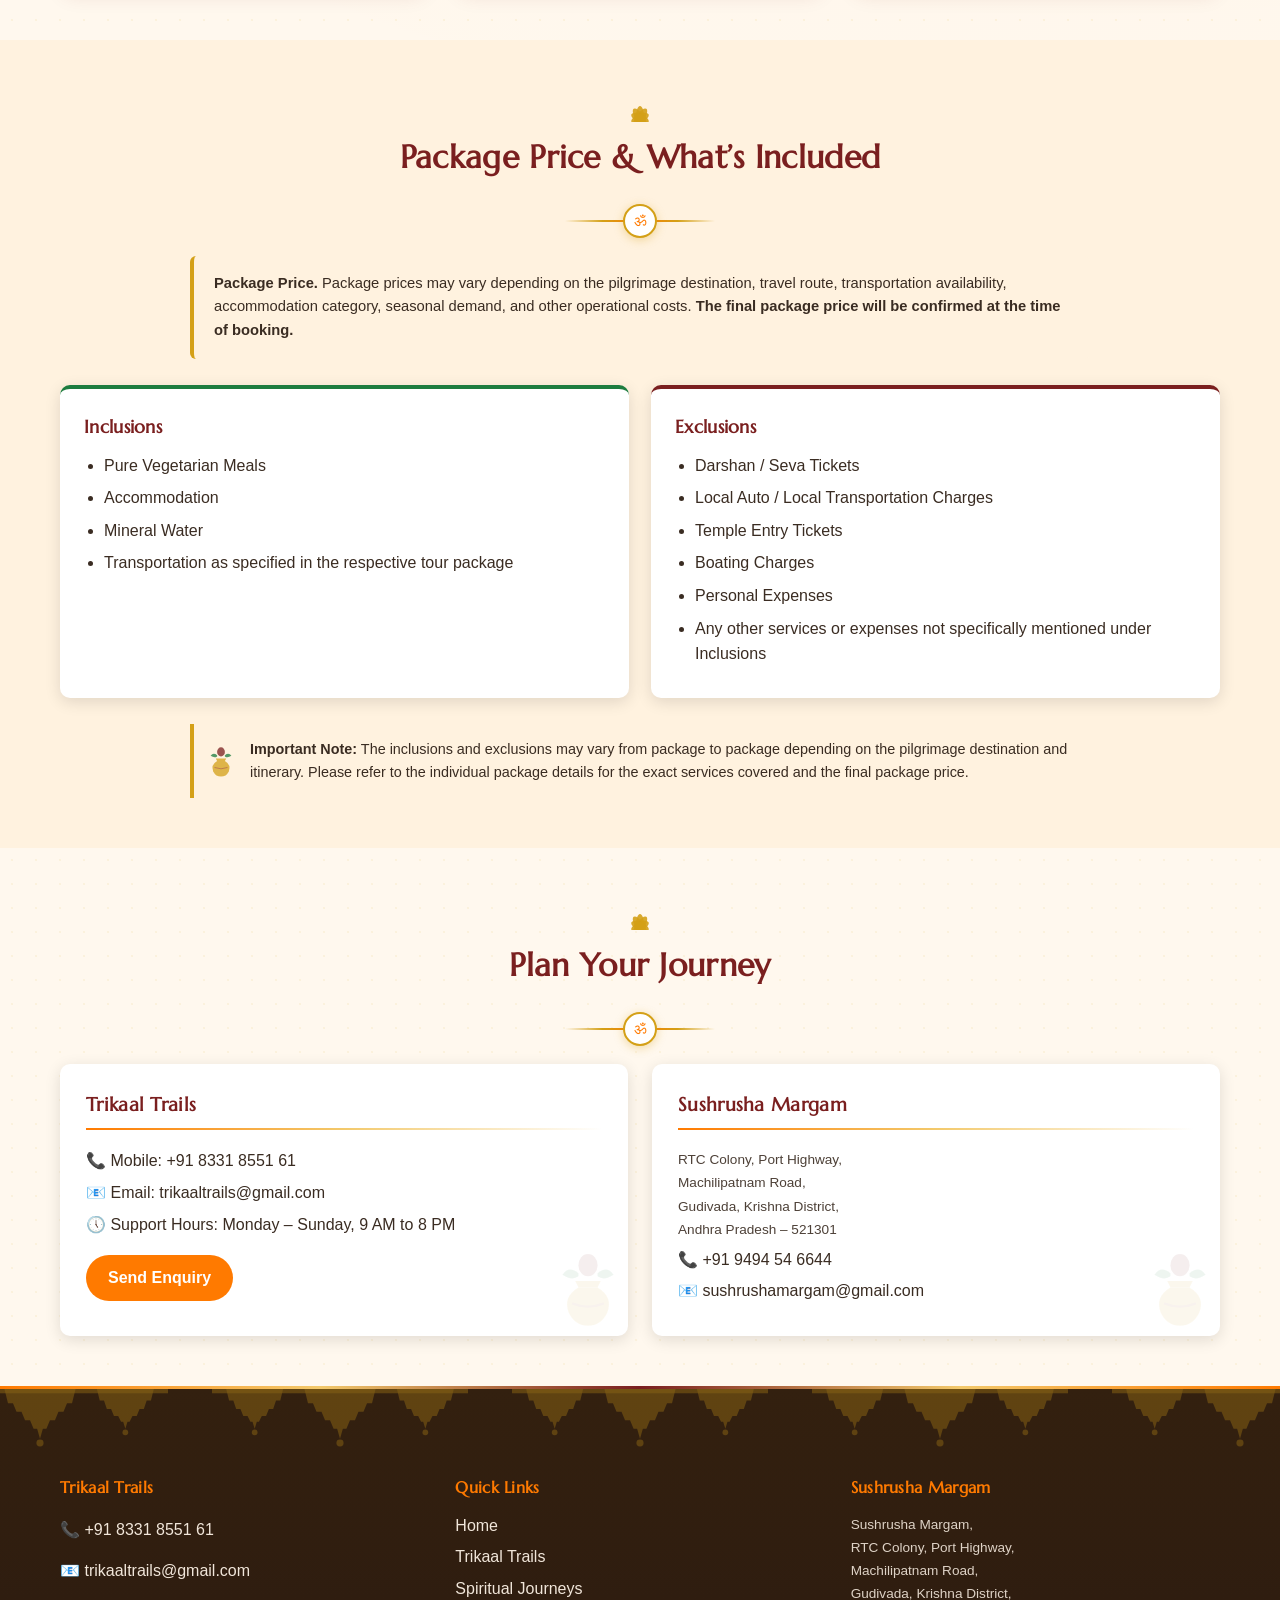
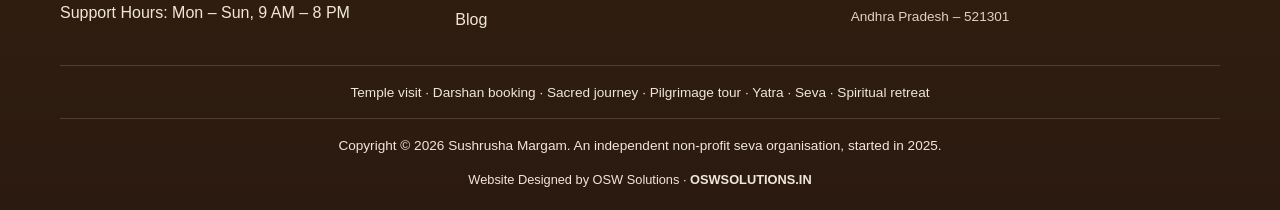
<file: spiritual-journeys.html>
<!DOCTYPE html>
<html lang="en">
<head>
<meta charset="UTF-8">
<meta name="viewport" content="width=device-width, initial-scale=1.0">
<title>Spiritual Journeys &ndash; Trikaal Trails</title><link rel="icon" type="image/jpeg" href="assets/trikaal-trails-logo.jpeg">
<link rel="canonical" href="https://sushrushamargam.org/spiritual-journeys.html">
<meta property="og:title" content="Spiritual Journeys &ndash; Trikaal Trails">
<meta property="og:description" content="Browse all Trikaal Trails pilgrimage journeys - Tirumala-Kanchi, Divine Tamil Nadu, Kamakhya Special, Kashi Panchak and Kamakhya Shakti yatras. Open any journey for its full itinerary and package details.">
<meta property="og:type" content="website">
<meta property="og:url" content="https://sushrushamargam.org/spiritual-journeys.html">
<meta property="og:image" content="https://sushrushamargam.org/assets/trikaal-trails-logo.jpeg">
<meta name="twitter:card" content="summary_large_image">
<meta name="description" content="Browse all Trikaal Trails pilgrimage journeys - Tirumala-Kanchi, Divine Tamil Nadu, Kamakhya Special, Kashi Panchak and Kamakhya Shakti yatras. Open any journey for its full itinerary and package details.">
<meta name="keywords" content="temple visit, Darshan Booking, Sacred journey, Pilgrimage tour, Spiritual retreat, Awakening, Enlightenment, Inner peace, Transformation, Breathwork, Meditation, Mindfulness, Rituals, Yoga, Chakras, Crystals, Energy healing, Grounding, Intuition, Cosmic connection, Divine, Gratitude, Purpose, Surrender, Sadhana, Chithjyothi, Jyothi, Spiritual journey, Darshan ticket, Yatra, Seva, Environmental, Temple renovation, Temple, Temple seva, Volunteer, Sushrusha, Spiritual way, Temple route map, Temple timings, Temple open, Temple close, Puja, Travel, Tour, Trips, Family, Group, Solo, Mantra, Prayer, Religion, Spiritual guidance, Wisdom, Soulwork, Selfcare, Reiki, Spirituality, Spiritual growth, Manifestation, God, Akashic, Consciousness, Empowerment, Historic Pilgrimages, Spiritual Retreat, Heritage temple, Cultural, Budget yatri, Hills, Shrine">
<link rel="stylesheet" href="css/style.css">
</head>
<body>

<div class="lang-bar">
  <div class="container">
    <button data-lang="en" class="active">English</button>
    <button data-lang="te">తెలుగు</button>
    <button data-lang="hi">हिंदी</button>
  </div>
</div>

<header class="site-header">
  <div class="container nav-wrap">
    <a class="logo" href="trikaal-trails.html"><img src="assets/trikaal-trails-logo.jpeg" alt="Trikaal Trails logo"><span class="logo-copy">Trikaal Trails<span class="sub">A Sushrusha Margam Initiative</span></span></a>
    <button class="nav-toggle" aria-label="Toggle navigation">&#9776;</button>
    <nav class="main-nav"><ul>
      <li><a href="index.html" data-i18n="nav.home">Home</a></li>
      <li class="has-dropdown"><a href="index.html#sushrusha" data-i18n="nav.sushrusha">Sushrusha Margam</a><ul class="dropdown-menu">
        <li><a href="about.html">About Us</a></li><li><a href="index.html#sena">Sushrusha Sena</a></li><li><a href="prakruthi-sushrusha.html">Environmental Seva</a></li><li><a href="index.html#spiritual">Spiritual Activities</a></li><li><a href="index.html#events">Events</a></li><li><a href="index.html#join">Join Sushrusha</a></li>
      </ul></li>
      <li class="has-dropdown"><a href="trikaal-trails.html" data-i18n="nav.trikaal">Trikaal Trails</a><ul class="dropdown-menu">
        <li><a href="trikaal-trails.html#journeys" data-i18n="nav.trikaalDarshan">Trikaal Darshan</a></li>
        <li><a href="spiritual-journeys.html" data-i18n="nav.spiritualJourney">Spiritual Journeys</a></li>
        <li><a href="trikaal-trails.html#where-we-travel" data-i18n="nav.whereWeTravel">Where We Travel</a></li>
      </ul></li>
      <li><a href="blog.html" data-i18n="nav.blog">Blog</a></li>
      <li><a href="trikaal-trails.html#contact" data-i18n="nav.contact">Contact</a></li>
    </ul></nav>
  </div>
</header>

<section class="hero">
  <div class="container">
    <h1>Spiritual Journeys</h1>
    <p class="tagline">Curated pilgrimage journeys across India &mdash; guided, comfortable and rooted in tradition.</p>
    <div class="badge">Open any journey for its full day-wise itinerary &amp; package details</div>
  </div>
</section>

<section>
  <div class="container">
    <p style="max-width:820px;margin:0 auto 10px;text-align:center;">
      Each card below is a complete pilgrimage journey. Browse and compare the dates, duration and route at a
      glance &mdash; then tap <strong>View Journey</strong> to open a dedicated page with the day-wise itinerary,
      major temple darshans, inclusions and the package details for that trip.
    </p>

    <div class="journey-filter" style="margin-top:26px;">
      <button data-filter="all" class="active">All Journeys</button>
      <button data-filter="upcoming" data-i18n="tt.journeys.upcoming">Upcoming</button>
      <button data-filter="completed" data-i18n="tt.journeys.completed">Completed</button>
    </div>

    <div class="journeys-grid">

      <article class="journey-card" data-status="upcoming">
        <div class="jc-banner">
          <span class="jc-status"><span class="status-pill upcoming">Upcoming</span></span>
          <div class="jc-region">South India</div>
          <div class="jc-dates">Dates announcing soon</div>
        </div>
        <div class="jc-body">
          <h3>Trikaal Tirumala &ndash; Kanchi Yatra</h3>
          <p class="jc-route">Hyderabad &rarr; Kanipakam &rarr; Kanchipuram &rarr; Arunachalam &rarr; Tirumala &rarr; Srikalahasti</p>
          <div class="jc-chips"><span>5 Days</span><span>A/C Bus / Train</span><span>7 Temple Darshans</span></div>
        </div>
        <div class="jc-foot">
          <div class="jc-price"><strong>&#8377;15,999</strong><small>per person</small></div>
          <a href="journey-tirumala-kanchi.html" class="btn">View Journey</a>
        </div>
      </article>

      <article class="journey-card" data-status="upcoming">
        <div class="jc-banner">
          <span class="jc-status"><span class="status-pill upcoming">Upcoming</span></span>
          <div class="jc-region">South India</div>
          <div class="jc-dates">Dates announcing soon</div>
        </div>
        <div class="jc-body">
          <h3>Trikaal Divine Tamil Nadu Yatra</h3>
          <p class="jc-route">Kanchipuram &rarr; Thiruvannamalai &rarr; Chidambaram &rarr; Kumbakonam &rarr; Thanjavur &rarr; Srirangam &rarr; Rameswaram &rarr; Madurai</p>
          <div class="jc-chips"><span>8 Days</span><span>Bus / Train / Custom</span><span>9 Temple Darshans</span></div>
        </div>
        <div class="jc-foot">
          <div class="jc-price"><strong>&#8377;23,999</strong><small>per person</small></div>
          <a href="journey-divine-tamil-nadu.html" class="btn">View Journey</a>
        </div>
      </article>

      <article class="journey-card" data-status="upcoming">
        <div class="jc-banner">
          <span class="jc-status"><span class="status-pill upcoming">Upcoming</span></span>
          <div class="jc-region">East India</div>
          <div class="jc-dates">Dates announcing soon</div>
        </div>
        <div class="jc-body">
          <h3>Trikaal Kamakhya Special Yatra</h3>
          <p class="jc-route">Pithapuram &rarr; Annavaram &rarr; Simhachalam &rarr; Arasavelli &rarr; Srikurmam &rarr; Puri &rarr; Bhubaneswar &rarr; Kolkata &rarr; Kamakhya</p>
          <div class="jc-chips"><span>8 Days</span><span>A/C Bus / Train</span><span>13 Temple Darshans</span></div>
        </div>
        <div class="jc-foot">
          <div class="jc-price"><strong>&#8377;29,999</strong><small>per person</small></div>
          <a href="journey-kamakhya-special.html" class="btn">View Journey</a>
        </div>
      </article>

      <article class="journey-card" data-status="upcoming">
        <div class="jc-banner">
          <span class="jc-status"><span class="status-pill upcoming">Upcoming</span></span>
          <div class="jc-region">North India</div>
          <div class="jc-dates">Dates announcing soon</div>
        </div>
        <div class="jc-body">
          <h3>Trikaal Kashi Panchak Yatra</h3>
          <p class="jc-route">Varanasi &mdash; Kashi Vishwanath, Vishalakshi, Kalabhairav, Sankat Mochan, Kedareshwar &amp; Sarnath</p>
          <div class="jc-chips"><span>5 Days</span><span>A/C Bus / Train</span><span>7 Temple Darshans</span></div>
        </div>
        <div class="jc-foot">
          <div class="jc-price"><strong>&#8377;23,999</strong><small>per person</small></div>
          <a href="journey-kashi-panchak.html" class="btn">View Journey</a>
        </div>
      </article>

      <article class="journey-card" data-status="upcoming">
        <div class="jc-banner">
          <span class="jc-status"><span class="status-pill upcoming">Upcoming</span></span>
          <div class="jc-region">East India</div>
          <div class="jc-dates">Dates announcing soon</div>
        </div>
        <div class="jc-body">
          <h3>Trikaal Kamakhya Shakti Yatra</h3>
          <p class="jc-route">Guwahati &rarr; Kamakhya &rarr; Nilachal Hill Dasha Mahavidya shrines &rarr; Umananda &rarr; Navagraha &rarr; Ugra Tara &rarr; Basishta</p>
          <div class="jc-chips"><span>5 Days</span><span>A/C Bus / Train</span><span>8 Temple Darshans</span></div>
        </div>
        <div class="jc-foot">
          <div class="jc-price"><strong>&#8377;32,999</strong><small>per person</small></div>
          <a href="journey-kamakhya-shakti.html" class="btn">View Journey</a>
        </div>
      </article>

      <article class="journey-card is-completed" data-status="completed">
        <div class="jc-banner">
          <span class="jc-status"><span class="status-pill completed">Completed</span></span>
          <div class="jc-region">South India</div>
          <div class="jc-dates">29 July &ndash; 05 August 2026</div>
        </div>
        <div class="jc-body">
          <h3>Rameswaram &ndash; Kumbakonam &ndash; Kanchipuram &ndash; Tirupati Yatra</h3>
          <p class="jc-route">Hyderabad &rarr; Kumbakonam &rarr; Rameswaram &rarr; Kanchipuram &rarr; Tirupati</p>
          <div class="jc-chips"><span>8 Days / 7 Nights</span><span>A/C Coach</span><span>Concluded</span></div>
        </div>
        <div class="jc-foot">
          <div class="jc-price"><strong>&#8377;19,999</strong><small>per person (concluded)</small></div>
          <a href="journey-rameswaram.html" class="btn">View Journey</a>
        </div>
      </article>

    </div>
    <p class="journeys-empty">No journeys in this category yet. Please check the other tabs.</p>
  </div>
</section>

<!-- ===== Package Price / Inclusions / Exclusions ===== -->
<section class="alt" id="package-info">
  <div class="container">
    <div class="section-title">
      <h2>Package Price &amp; What&rsquo;s Included</h2>
      <div class="underline"></div>
    </div>

    <p class="price-note" style="max-width:900px;margin:0 auto 26px;">
      <strong>Package Price.</strong> Package prices may vary depending on the pilgrimage destination, travel route,
      transportation availability, accommodation category, seasonal demand, and other operational costs.
      <strong>The final package price will be confirmed at the time of booking.</strong>
    </p>

    <div class="package-info">
      <div class="info-panel incl">
        <h3>Inclusions</h3>
        <ul>
          <li>Pure Vegetarian Meals</li>
          <li>Accommodation</li>
          <li>Mineral Water</li>
          <li>Transportation as specified in the respective tour package</li>
        </ul>
      </div>
      <div class="info-panel excl">
        <h3>Exclusions</h3>
        <ul>
          <li>Darshan / Seva Tickets</li>
          <li>Local Auto / Local Transportation Charges</li>
          <li>Temple Entry Tickets</li>
          <li>Boating Charges</li>
          <li>Personal Expenses</li>
          <li>Any other services or expenses not specifically mentioned under Inclusions</li>
        </ul>
      </div>
    </div>

    <div class="note-box" style="max-width:900px;margin:26px auto 0;">
      <strong>Important Note:</strong> The inclusions and exclusions may vary from package to package depending on
      the pilgrimage destination and itinerary. Please refer to the individual package details for the exact
      services covered and the final package price.
    </div>
  </div>
</section>

<!-- ===== Contact ===== -->
<section id="contact">
  <div class="container">
    <div class="section-title">
      <h2>Plan Your Journey</h2>
      <div class="underline"></div>
    </div>
    <div class="contact-grid">
      <div class="contact-card">
        <h3 data-i18n="contact.trikaal">Trikaal Trails</h3>
        <p>&#128222; <span data-i18n="contact.mobile">Mobile</span>: +91 8331 8551 61</p>
        <p>&#128231; <span data-i18n="contact.email">Email</span>: trikaaltrails@gmail.com</p>
        <p>&#128340; Support Hours: Monday &ndash; Sunday, 9 AM to 8 PM</p>
        <a href="mailto:trikaaltrails@gmail.com" class="btn">Send Enquiry</a>
      </div>
      <div class="contact-card">
        <h3 data-i18n="contact.sushrusha">Sushrusha Margam</h3>
        <p class="footer-address">
          RTC Colony, Port Highway,<br>
          Machilipatnam Road,<br>
          Gudivada, Krishna District,<br>
          Andhra Pradesh &ndash; 521301
        </p>
        <p>&#128222; +91 9494 54 6644</p>
        <p>&#128231; sushrushamargam@gmail.com</p>
      </div>
    </div>
  </div>
</section>

<footer class="site-footer">
  <div class="container">
    <div class="footer-grid">
      <div>
        <h4>Trikaal Trails</h4>
        <p>&#128222; +91 8331 8551 61</p>
        <p>&#128231; trikaaltrails@gmail.com</p>
        <p>Support Hours: Mon &ndash; Sun, 9 AM &ndash; 8 PM</p>
      </div>
      <div>
        <h4>Quick Links</h4>
        <ul>
          <li><a href="index.html">Home</a></li>
          <li><a href="trikaal-trails.html">Trikaal Trails</a></li>
          <li><a href="spiritual-journeys.html">Spiritual Journeys</a></li>
          <li><a href="blog.html">Blog</a></li>
        </ul>
      </div>
      <div>
        <h4>Sushrusha Margam</h4>
        <address class="footer-address">
          Sushrusha Margam,<br>
          RTC Colony, Port Highway,<br>
          Machilipatnam Road,<br>
          Gudivada, Krishna District,<br>
          Andhra Pradesh &ndash; 521301
        </address>
      </div>
    </div>
    <p class="footer-bottom">Temple visit &middot; Darshan booking &middot; Sacred journey &middot; Pilgrimage tour &middot; Yatra &middot; Seva &middot; Spiritual retreat</p>
    <p class="footer-bottom" data-i18n="footer.copyright">Copyright &copy; 2026 Sushrusha Margam. An independent non-profit seva organisation, started in 2025.</p>
    <p class="footer-credit">Website Designed by OSW Solutions &middot; <a href="https://oswsolutions.in" target="_blank" rel="noopener">OSWSOLUTIONS.IN</a></p>
  </div>
</footer>

<a href="https://wa.me/918331855161" target="_blank" rel="noopener" class="whatsapp-float" aria-label="Chat with Trikaal Trails on WhatsApp">&#128241;</a>

<script src="js/i18n.js"></script>
<script src="js/main.js"></script>
</body>
</html>
</file>
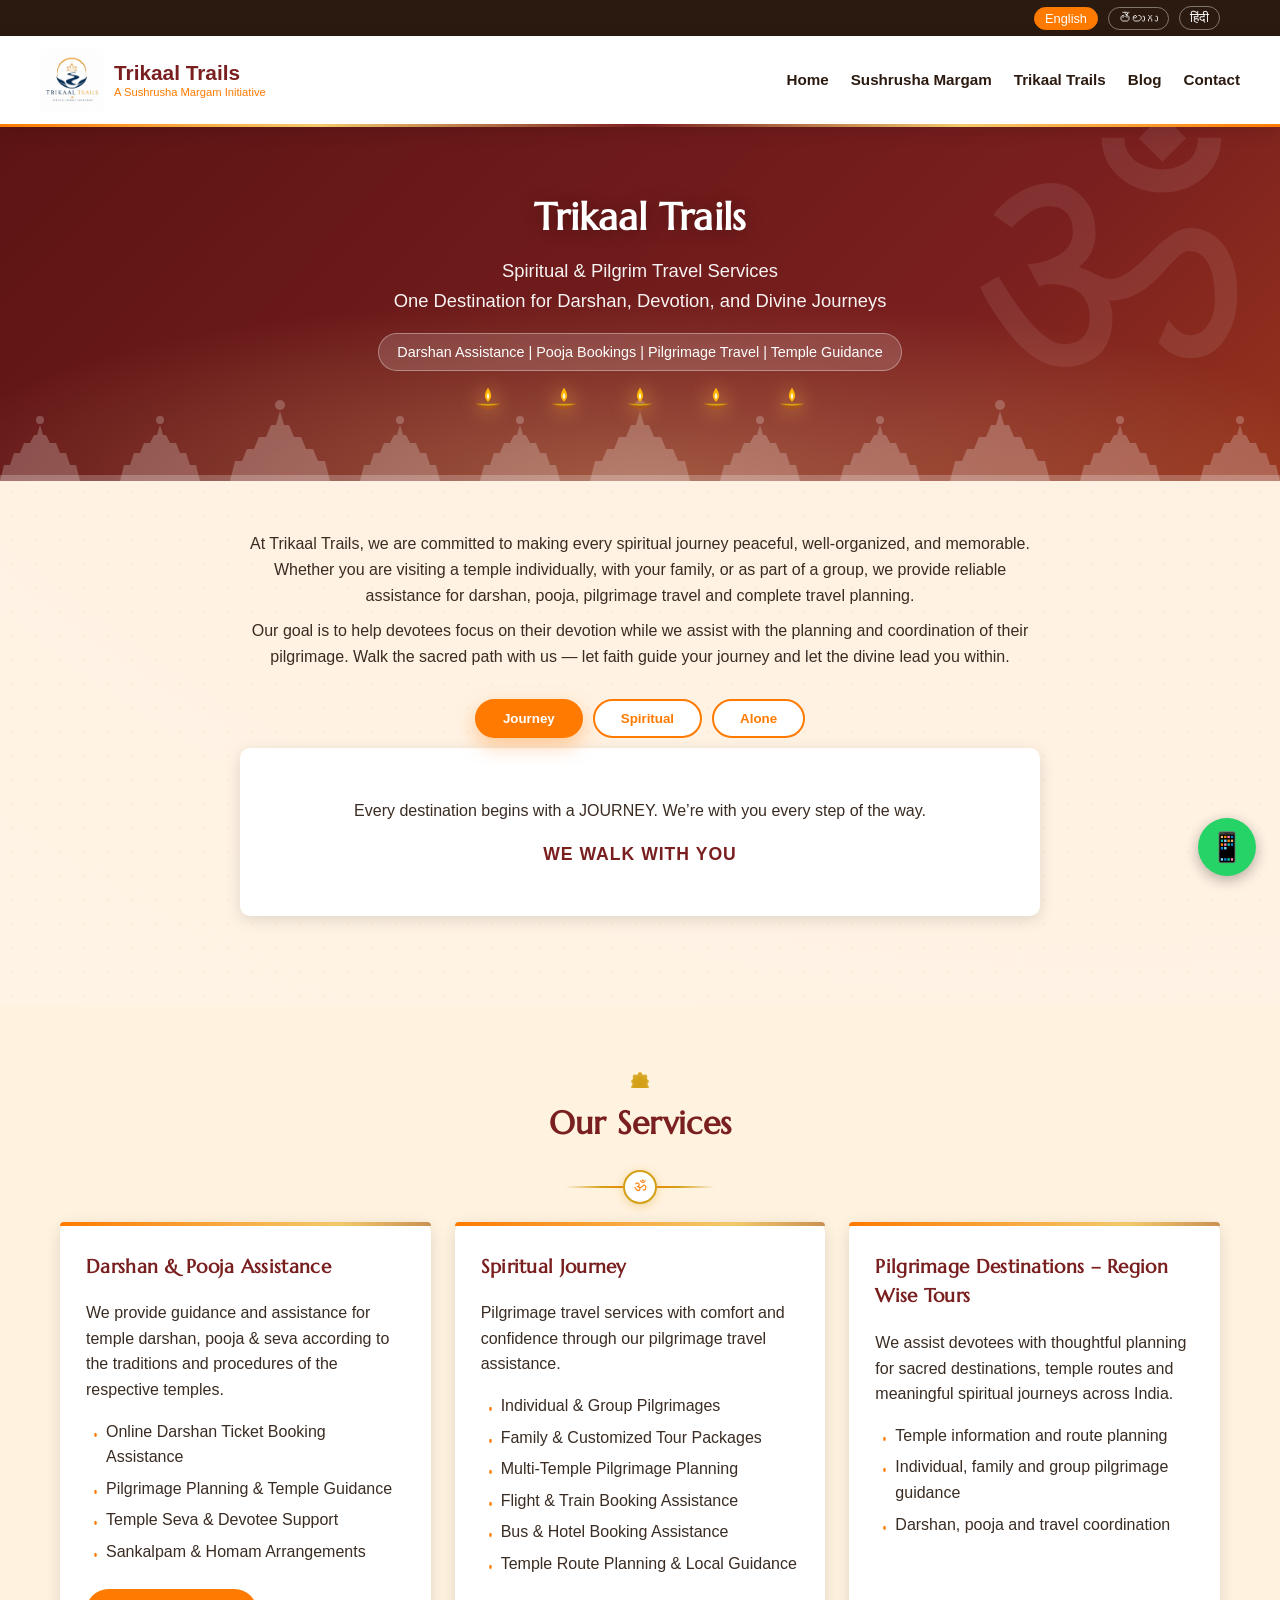
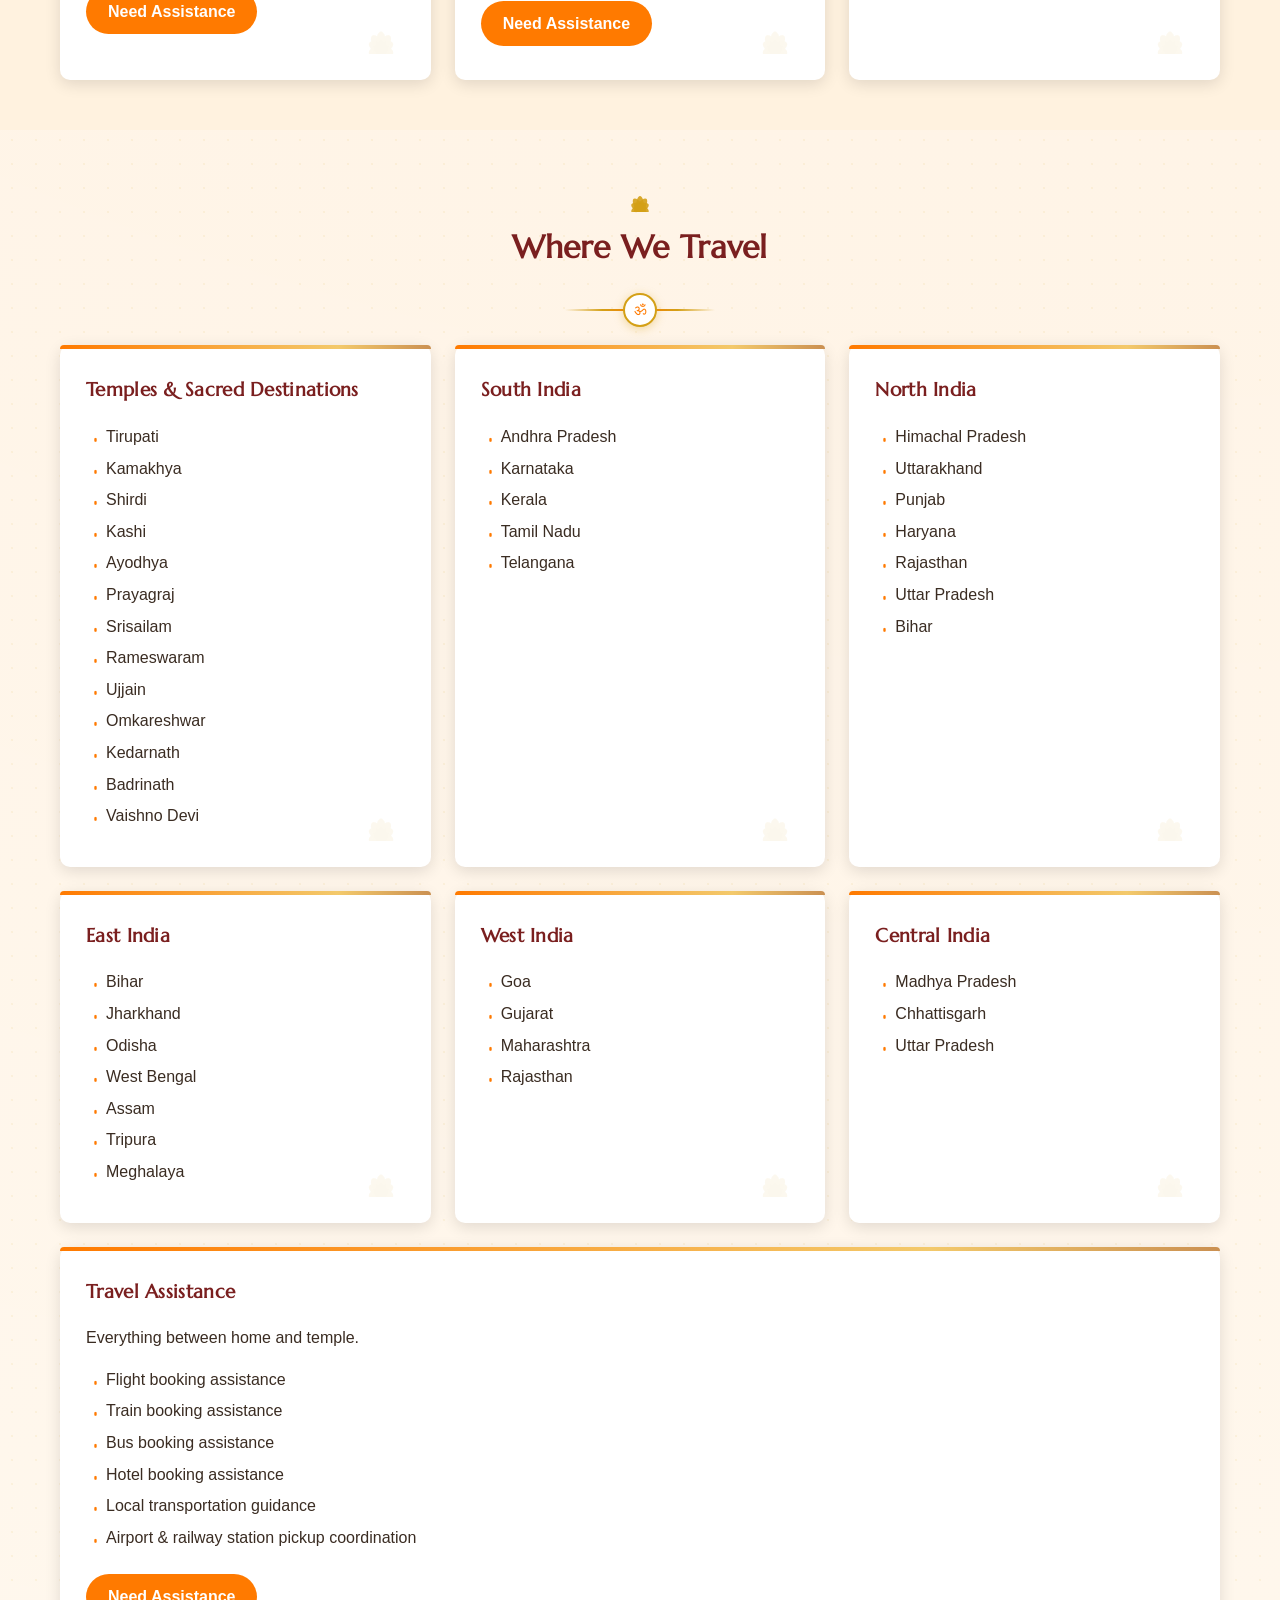
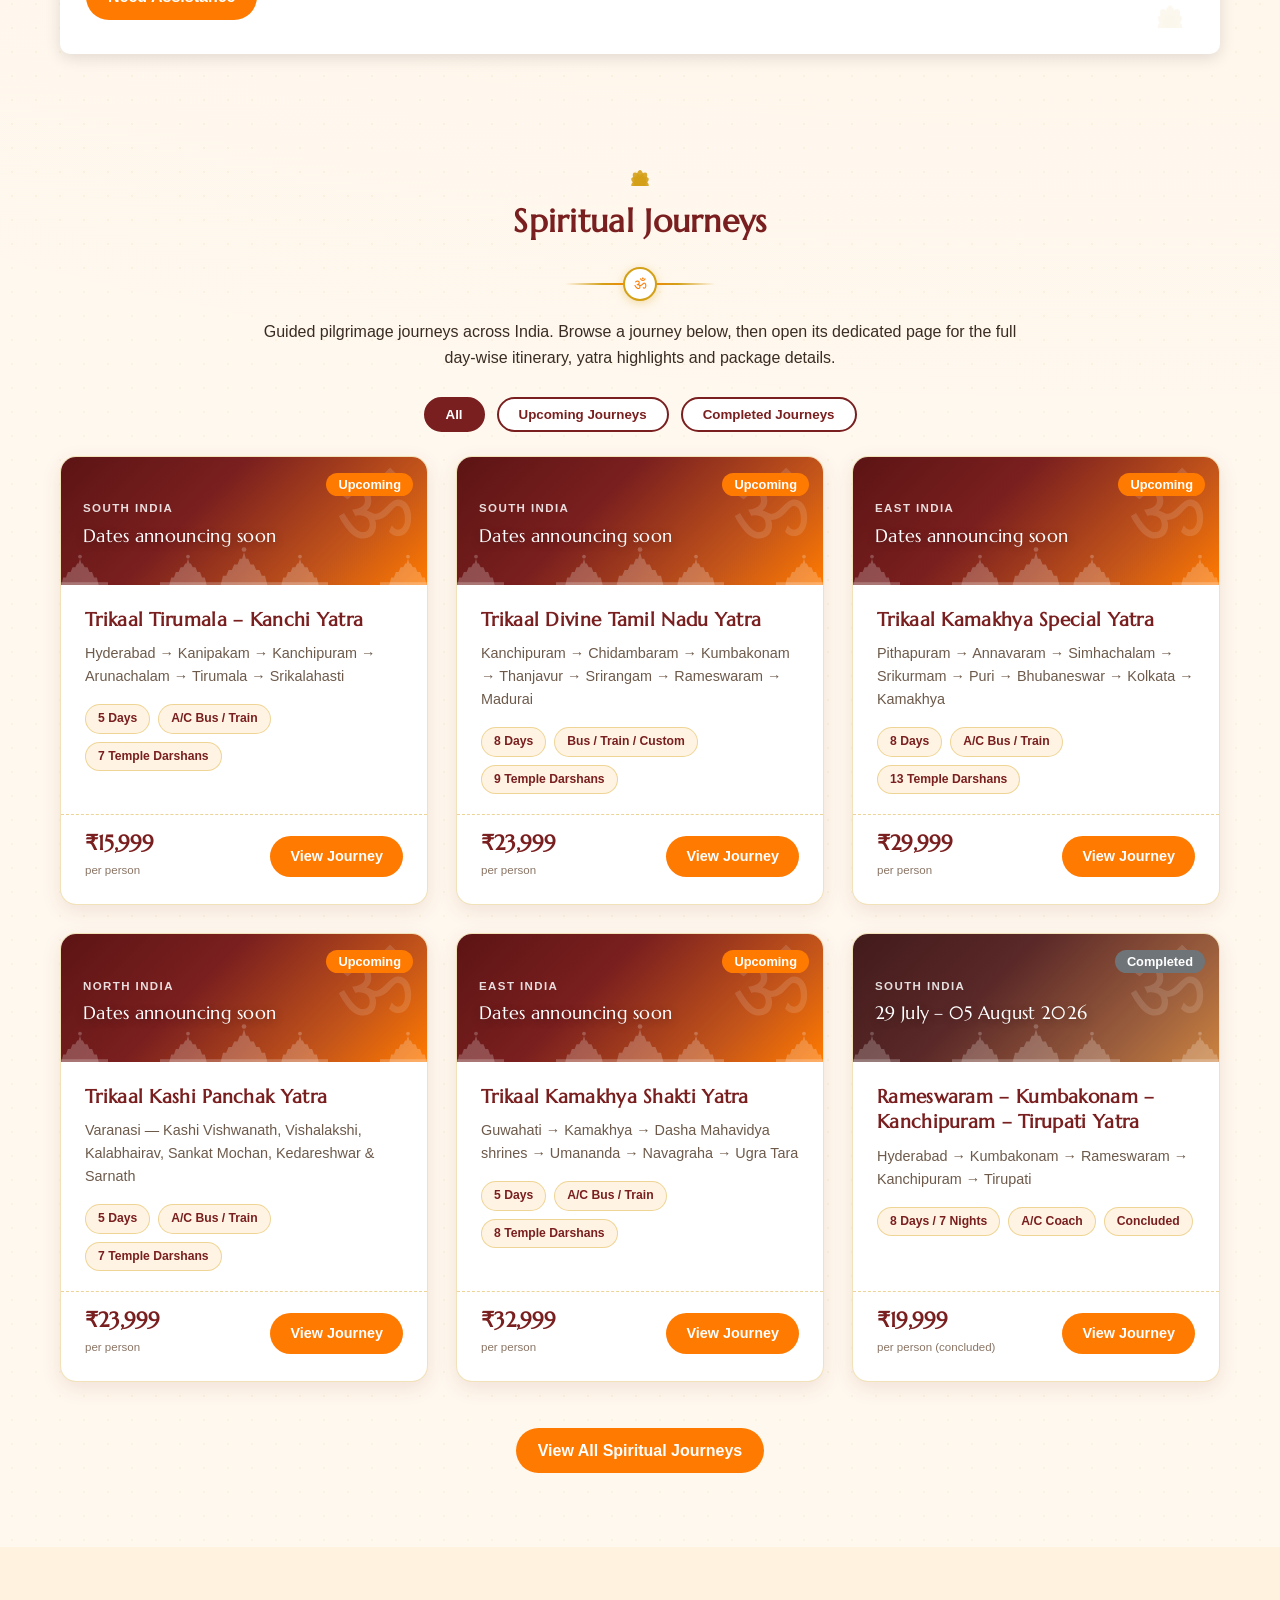
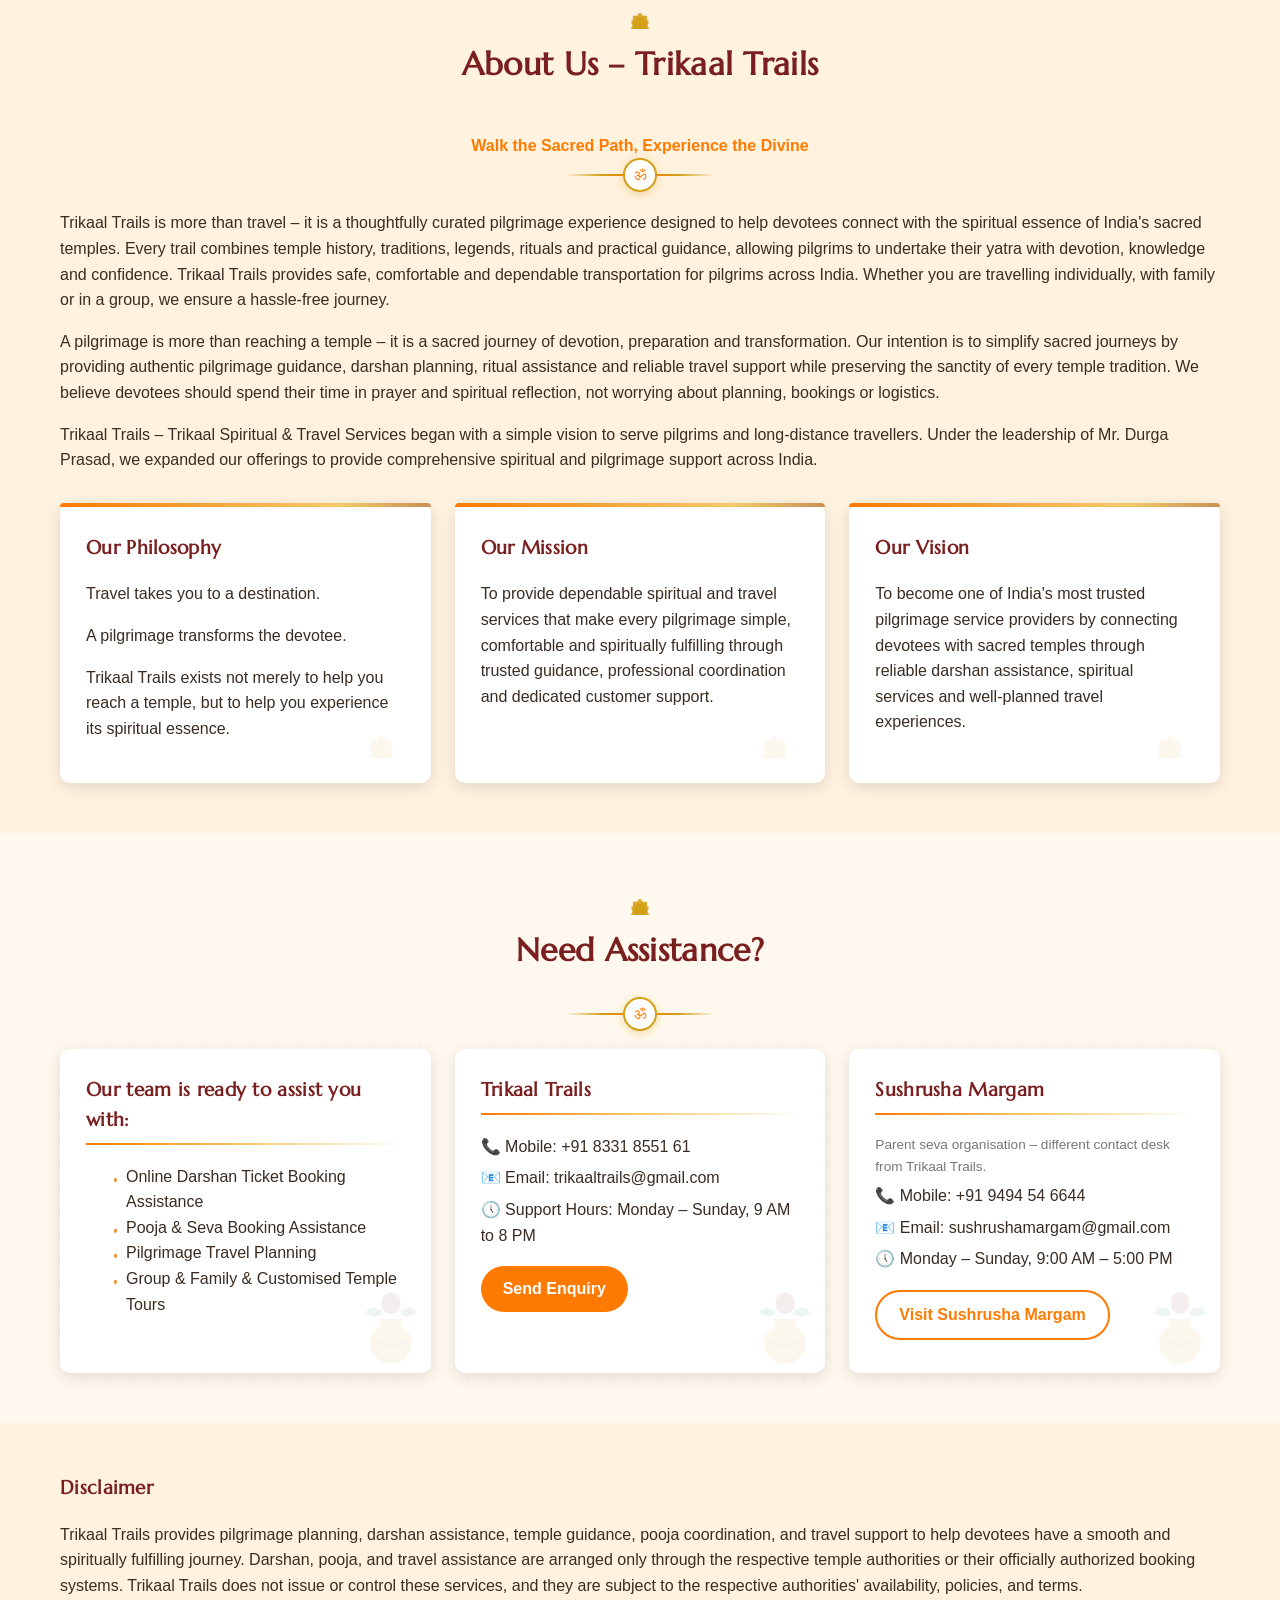
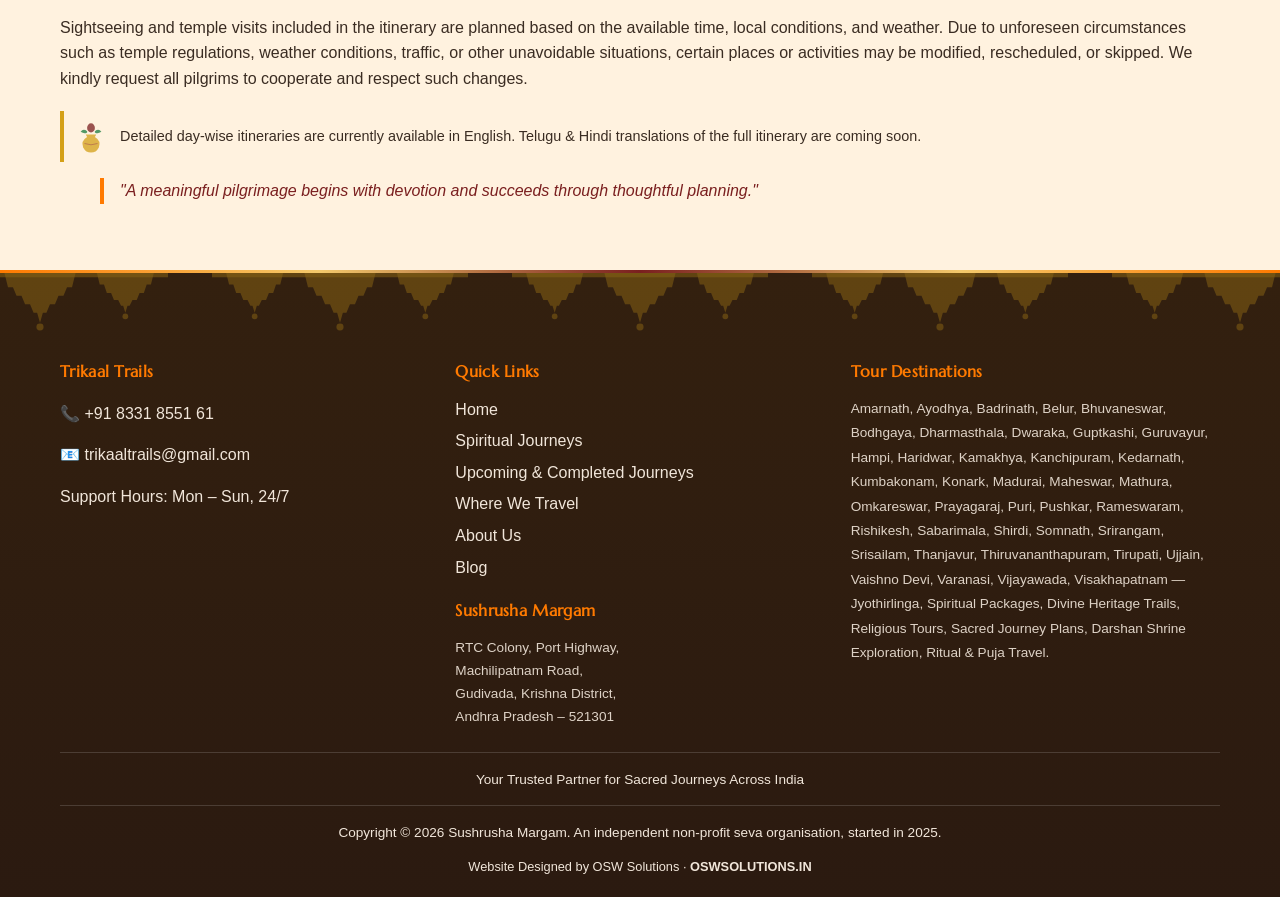
<file: trikaal-trails.html>
<!DOCTYPE html>
<html lang="en">
<head>
<meta charset="UTF-8">
<meta name="viewport" content="width=device-width, initial-scale=1.0">
<title>Trikaal Trails &ndash; Spiritual &amp; Pilgrim Travel Services</title><link rel="icon" type="image/jpeg" href="assets/trikaal-trails-logo.jpeg">
<link rel="canonical" href="https://sushrushamargam.org/trikaal-trails.html">
<meta property="og:title" content="Trikaal Trails &ndash; Spiritual &amp; Pilgrim Travel Services">
<meta property="og:description" content="Trikaal Trails - a Sushrusha Margam initiative offering guided spiritual journeys, darshan booking assistance, pilgrimage tours and yatra travel support across India.">
<meta property="og:type" content="website">
<meta property="og:url" content="https://sushrushamargam.org/trikaal-trails.html">
<meta property="og:image" content="https://sushrushamargam.org/assets/trikaal-trails-logo.jpeg">
<meta name="twitter:card" content="summary_large_image">
<meta name="description" content="Trikaal Trails - a Sushrusha Margam initiative offering guided spiritual journeys, darshan booking assistance, pilgrimage tours and yatra travel support across India.">
<meta name="keywords" content="temple visit, Darshan Booking, Sacred journey, Pilgrimage tour, Spiritual retreat, Awakening, Enlightenment, Inner peace, Transformation, Breathwork, Meditation, Mindfulness, Rituals, Yoga, Chakras, Crystals, Energy healing, Grounding, Intuition, Cosmic connection, Divine, Gratitude, Purpose, Surrender, Sadhana, Chithjyothi, Jyothi, Spiritual journey, Darshan ticket, Yatra, Seva, Environmental, Temple renovation, Temple, Temple seva, Volunteer, Sushrusha, Spiritual way, Temple route map, Temple timings, Temple open, Temple close, Puja, Travel, Tour, Trips, Family, Group, Solo, Mantra, Prayer, Religion, Spiritual guidance, Wisdom, Soulwork, Selfcare, Reiki, Spirituality, Spiritual growth, Manifestation, God, Akashic, Consciousness, Empowerment, Historic Pilgrimages, Spiritual Retreat, Heritage temple, Cultural, Budget yatri, Hills, Shrine">
<!-- Future roadmap: this site will be deployed independently at trikaaltrails.sushrushamargam.org -->
<link rel="stylesheet" href="css/style.css">
</head>
<body>

<div class="lang-bar">
  <div class="container">
    <button data-lang="en" class="active">English</button>
    <button data-lang="te">తెలుగు</button>
    <button data-lang="hi">हिंदी</button>
  </div>
</div>

<header class="site-header">
  <div class="container nav-wrap">
    <div class="logo">
      <img src="assets/trikaal-trails-logo.jpeg" alt="Trikaal Trails logo">
      <span class="logo-copy">Trikaal Trails
      <span class="sub">A Sushrusha Margam Initiative</span>
      </span>
    </div>
    <button class="nav-toggle" aria-label="Toggle navigation">&#9776;</button>
    <nav class="main-nav">
      <ul>
        <li><a href="index.html" data-i18n="nav.home">Home</a></li>
        <li class="has-dropdown"><a href="index.html#sushrusha" data-i18n="nav.sushrusha">Sushrusha Margam</a><ul class="dropdown-menu">
          <li><a href="about.html">About Us</a></li><li><a href="index.html#sena">Sushrusha Sena</a></li><li><a href="prakruthi-sushrusha.html">Environmental Seva</a></li><li><a href="index.html#spiritual">Spiritual Activities</a></li><li><a href="index.html#events">Events</a></li><li><a href="index.html#join">Join Sushrusha</a></li>
        </ul></li>
        <li class="has-dropdown">
          <a href="#tabs" data-i18n="nav.trikaal">Trikaal Trails</a>
          <ul class="dropdown-menu">
            <li><a href="#journeys" data-i18n="nav.trikaalDarshan">Trikaal Darshan</a></li>
            <li><a href="spiritual-journeys.html" data-i18n="nav.spiritualJourney">Spiritual Journeys</a></li>
            <li><a href="#where-we-travel" data-i18n="nav.whereWeTravel">Where We Travel</a></li>
          </ul>
        </li>
        <li><a href="blog.html" data-i18n="nav.blog">Blog</a></li>
        <li><a href="#contact" data-i18n="nav.contact">Contact</a></li>
      </ul>
    </nav>
  </div>
</header>

<section class="hero">
  <div class="container">
    <h1 data-i18n="tt.hero.title">Trikaal Trails</h1>
    <p class="tagline" data-i18n="tt.hero.sub">Sacred Journeys. Comfortable Travel. Memorable Pilgrimages.</p>
    <p class="tagline" data-i18n="tt.hero.tag">One Destination for Darshan, Devotion, and Divine Journeys</p>
    <div class="badge" data-i18n="tt.hero.line">Darshan Assistance | Pooja Bookings | Pilgrimage Travel | Temple Guidance</div>
  </div>
</section>

<section>
  <div class="container">
    <p style="max-width:800px;margin:0 auto 10px;text-align:center;">
      At Trikaal Trails, we are committed to making every spiritual journey peaceful, well-organized, and
      memorable. Whether you are visiting a temple individually, with your family, or as part of a group,
      we provide reliable assistance for darshan, pooja, pilgrimage travel and complete travel planning.
    </p>
    <p style="max-width:800px;margin:0 auto 30px;text-align:center;">
      Our goal is to help devotees focus on their devotion while we assist with the planning and
      coordination of their pilgrimage. Walk the sacred path with us &mdash; let faith guide your journey
      and let the divine lead you within.
    </p>

    <div class="tabs-nav" id="tabs">
      <button data-tab="tab-journey" class="active" data-i18n="tt.tabs.journey">Journey</button>
      <button data-tab="tab-spiritual" data-i18n="tt.tabs.spiritual">Spiritual</button>
      <button data-tab="tab-alone" data-i18n="tt.tabs.alone">Alone</button>
    </div>

    <div id="tab-journey" class="tab-panel active">
      <p data-i18n="tt.tabs.journeyText">Every destination begins with a JOURNEY. We&rsquo;re with you every step of the way.</p>
      <p class="callout" data-i18n="tt.tabs.journeyCallout">WE WALK WITH YOU</p>
    </div>
    <div id="tab-spiritual" class="tab-panel">
      <p data-i18n="tt.tabs.spiritualText">We may not know where the PATH WILL LEAD but faith gives us the strength to continue the JOURNEY.</p>
      <p class="callout" data-i18n="tt.tabs.spiritualCallout">FAITH GUIDES YOU</p>
    </div>
    <div id="tab-alone" class="tab-panel">
      <p data-i18n="tt.tabs.aloneText">At a certain point, no one can walk the path for you. The JOURNEY towards the DIVINE or SPIRITUAL is ultimately your own.</p>
      <p class="callout" data-i18n="tt.tabs.aloneCallout">YOU WALK WITHIN</p>
    </div>
  </div>
</section>

<section class="alt">
  <div class="container">
    <div class="section-title">
      <h2 data-i18n="tt.services.title">Our Services</h2>
      <div class="underline"></div>
    </div>
    <div class="grid">
      <div class="card">
        <h3 data-i18n="tt.services.darshan.title">Darshan &amp; Pooja Assistance</h3>
        <p data-i18n="tt.services.darshan.desc">We provide guidance and assistance for temple darshan, pooja &amp; seva according to the traditions and procedures of the respective temples.</p>
        <ul>
          <li>Online Darshan Ticket Booking Assistance</li>
          <li>Pilgrimage Planning &amp; Temple Guidance</li>
          <li>Temple Seva &amp; Devotee Support</li>
          <li>Sankalpam &amp; Homam Arrangements</li>
        </ul>
        <a href="#contact" class="btn" data-i18n="tt.services.needAssistance">Need Assistance</a>
      </div>
      <div class="card">
        <h3 data-i18n="tt.services.spiritualJourney.title">Spiritual Journey</h3>
        <p data-i18n="tt.services.spiritualJourney.desc">Pilgrimage travel services with comfort and confidence through our pilgrimage travel assistance.</p>
        <ul>
          <li>Individual &amp; Group Pilgrimages</li>
          <li>Family &amp; Customized Tour Packages</li>
          <li>Multi-Temple Pilgrimage Planning</li>
          <li>Flight &amp; Train Booking Assistance</li>
          <li>Bus &amp; Hotel Booking Assistance</li>
          <li>Temple Route Planning &amp; Local Guidance</li>
        </ul>
        <a href="#contact" class="btn" data-i18n="tt.services.needAssistance">Need Assistance</a>
      </div>
      <div class="card">
        <h3 data-i18n="tt.services.destinations.title">Pilgrimage Destinations</h3>
        <p>We assist devotees with thoughtful planning for sacred destinations, temple routes and meaningful spiritual journeys across India.</p>
        <ul>
          <li>Temple information and route planning</li>
          <li>Individual, family and group pilgrimage guidance</li>
          <li>Darshan, pooja and travel coordination</li>
        </ul>
      </div>
    </div>
  </div>
</section>

<!-- ===== Where We Travel ===== -->
<section id="where-we-travel">
  <div class="container">
    <div class="section-title">
      <h2 data-i18n="tt.travel.title">Where We Travel</h2>
      <div class="underline"></div>
    </div>

    <div class="grid">
      <div class="card">
        <h3 data-i18n="tt.travel.temples.title">Temples &amp; Sacred Destinations</h3>
        <ul>
          <li>Tirupati</li>
          <li>Kamakhya</li>
          <li>Shirdi</li>
          <li>Kashi</li>
          <li>Ayodhya</li>
          <li>Prayagraj</li>
          <li>Srisailam</li>
          <li>Rameswaram</li>
          <li>Ujjain</li>
          <li>Omkareshwar</li>
          <li>Kedarnath</li>
          <li>Badrinath</li>
          <li>Vaishno Devi</li>
        </ul>
      </div>

      <div class="card">
        <h3 data-i18n="tt.travel.south.title">South India</h3>
        <ul>
          <li>Andhra Pradesh</li>
          <li>Karnataka</li>
          <li>Kerala</li>
          <li>Tamil Nadu</li>
          <li>Telangana</li>
        </ul>
      </div>

      <div class="card">
        <h3 data-i18n="tt.travel.north.title">North India</h3>
        <ul>
          <li>Himachal Pradesh</li>
          <li>Uttarakhand</li>
          <li>Punjab</li>
          <li>Haryana</li>
          <li>Rajasthan</li>
          <li>Uttar Pradesh</li>
          <li>Bihar</li>
        </ul>
      </div>

      <div class="card">
        <h3 data-i18n="tt.travel.east.title">East India</h3>
        <ul>
          <li>Bihar</li>
          <li>Jharkhand</li>
          <li>Odisha</li>
          <li>West Bengal</li>
          <li>Assam</li>
          <li>Tripura</li>
          <li>Meghalaya</li>
        </ul>
      </div>

      <div class="card">
        <h3 data-i18n="tt.travel.west.title">West India</h3>
        <ul>
          <li>Goa</li>
          <li>Gujarat</li>
          <li>Maharashtra</li>
          <li>Rajasthan</li>
        </ul>
      </div>

      <div class="card">
        <h3 data-i18n="tt.travel.central.title">Central India</h3>
        <ul>
          <li>Madhya Pradesh</li>
          <li>Chhattisgarh</li>
          <li>Uttar Pradesh</li>
        </ul>
      </div>
    </div>

    <div class="grid" style="margin-top:24px;">
      <div class="card">
        <h3 data-i18n="tt.travel.assistance.title">Travel Assistance</h3>
        <p data-i18n="tt.travel.assistance.desc">Everything between home and temple.</p>
        <ul>
          <li>Flight booking assistance</li>
          <li>Train booking assistance</li>
          <li>Bus booking assistance</li>
          <li>Hotel booking assistance</li>
          <li>Local transportation guidance</li>
          <li>Airport &amp; railway station pickup coordination</li>
        </ul>
        <a href="#contact" class="btn" data-i18n="tt.services.needAssistance">Need Assistance</a>
      </div>
    </div>
  </div>
</section>

<!-- ===== Spiritual Journeys ===== -->
<section id="journeys">
  <div class="container">
    <div class="section-title">
      <h2 data-i18n="tt.packages.title">Spiritual Journeys</h2>
      <div class="underline"></div>
    </div>
    <p style="text-align:center;max-width:780px;margin:0 auto 26px;">
      Guided pilgrimage journeys across India. Browse a journey below, then open its dedicated page for the full
      day-wise itinerary, yatra highlights and package details.
    </p>

    <div class="journey-filter">
      <button data-filter="all" class="active">All</button>
      <button data-filter="upcoming" data-i18n="tt.journeys.upcoming">Upcoming</button>
      <button data-filter="completed" data-i18n="tt.journeys.completed">Completed</button>
    </div>

    <div class="journeys-grid" id="packages">

      <article class="journey-card" data-status="upcoming">
        <div class="jc-banner">
          <span class="jc-status"><span class="status-pill upcoming">Upcoming</span></span>
          <div class="jc-region">South India</div>
          <div class="jc-dates">Dates announcing soon</div>
        </div>
        <div class="jc-body">
          <h3>Trikaal Tirumala &ndash; Kanchi Yatra</h3>
          <p class="jc-route">Hyderabad &rarr; Kanipakam &rarr; Kanchipuram &rarr; Arunachalam &rarr; Tirumala &rarr; Srikalahasti</p>
          <div class="jc-chips"><span>5 Days</span><span>A/C Bus / Train</span><span>7 Temple Darshans</span></div>
        </div>
        <div class="jc-foot">
          <div class="jc-price"><strong>&#8377;15,999</strong><small>per person</small></div>
          <a href="journey-tirumala-kanchi.html" class="btn">View Journey</a>
        </div>
      </article>

      <article class="journey-card" data-status="upcoming">
        <div class="jc-banner">
          <span class="jc-status"><span class="status-pill upcoming">Upcoming</span></span>
          <div class="jc-region">South India</div>
          <div class="jc-dates">Dates announcing soon</div>
        </div>
        <div class="jc-body">
          <h3>Trikaal Divine Tamil Nadu Yatra</h3>
          <p class="jc-route">Kanchipuram &rarr; Chidambaram &rarr; Kumbakonam &rarr; Thanjavur &rarr; Srirangam &rarr; Rameswaram &rarr; Madurai</p>
          <div class="jc-chips"><span>8 Days</span><span>Bus / Train / Custom</span><span>9 Temple Darshans</span></div>
        </div>
        <div class="jc-foot">
          <div class="jc-price"><strong>&#8377;23,999</strong><small>per person</small></div>
          <a href="journey-divine-tamil-nadu.html" class="btn">View Journey</a>
        </div>
      </article>

      <article class="journey-card" data-status="upcoming">
        <div class="jc-banner">
          <span class="jc-status"><span class="status-pill upcoming">Upcoming</span></span>
          <div class="jc-region">East India</div>
          <div class="jc-dates">Dates announcing soon</div>
        </div>
        <div class="jc-body">
          <h3>Trikaal Kamakhya Special Yatra</h3>
          <p class="jc-route">Pithapuram &rarr; Annavaram &rarr; Simhachalam &rarr; Srikurmam &rarr; Puri &rarr; Bhubaneswar &rarr; Kolkata &rarr; Kamakhya</p>
          <div class="jc-chips"><span>8 Days</span><span>A/C Bus / Train</span><span>13 Temple Darshans</span></div>
        </div>
        <div class="jc-foot">
          <div class="jc-price"><strong>&#8377;29,999</strong><small>per person</small></div>
          <a href="journey-kamakhya-special.html" class="btn">View Journey</a>
        </div>
      </article>

      <article class="journey-card" data-status="upcoming">
        <div class="jc-banner">
          <span class="jc-status"><span class="status-pill upcoming">Upcoming</span></span>
          <div class="jc-region">North India</div>
          <div class="jc-dates">Dates announcing soon</div>
        </div>
        <div class="jc-body">
          <h3>Trikaal Kashi Panchak Yatra</h3>
          <p class="jc-route">Varanasi &mdash; Kashi Vishwanath, Vishalakshi, Kalabhairav, Sankat Mochan, Kedareshwar &amp; Sarnath</p>
          <div class="jc-chips"><span>5 Days</span><span>A/C Bus / Train</span><span>7 Temple Darshans</span></div>
        </div>
        <div class="jc-foot">
          <div class="jc-price"><strong>&#8377;23,999</strong><small>per person</small></div>
          <a href="journey-kashi-panchak.html" class="btn">View Journey</a>
        </div>
      </article>

      <article class="journey-card" data-status="upcoming">
        <div class="jc-banner">
          <span class="jc-status"><span class="status-pill upcoming">Upcoming</span></span>
          <div class="jc-region">East India</div>
          <div class="jc-dates">Dates announcing soon</div>
        </div>
        <div class="jc-body">
          <h3>Trikaal Kamakhya Shakti Yatra</h3>
          <p class="jc-route">Guwahati &rarr; Kamakhya &rarr; Dasha Mahavidya shrines &rarr; Umananda &rarr; Navagraha &rarr; Ugra Tara</p>
          <div class="jc-chips"><span>5 Days</span><span>A/C Bus / Train</span><span>8 Temple Darshans</span></div>
        </div>
        <div class="jc-foot">
          <div class="jc-price"><strong>&#8377;32,999</strong><small>per person</small></div>
          <a href="journey-kamakhya-shakti.html" class="btn">View Journey</a>
        </div>
      </article>

      <article class="journey-card is-completed" data-status="completed">
        <div class="jc-banner">
          <span class="jc-status"><span class="status-pill completed">Completed</span></span>
          <div class="jc-region">South India</div>
          <div class="jc-dates">29 July &ndash; 05 August 2026</div>
        </div>
        <div class="jc-body">
          <h3>Rameswaram &ndash; Kumbakonam &ndash; Kanchipuram &ndash; Tirupati Yatra</h3>
          <p class="jc-route">Hyderabad &rarr; Kumbakonam &rarr; Rameswaram &rarr; Kanchipuram &rarr; Tirupati</p>
          <div class="jc-chips"><span>8 Days / 7 Nights</span><span>A/C Coach</span><span>Concluded</span></div>
        </div>
        <div class="jc-foot">
          <div class="jc-price"><strong>&#8377;19,999</strong><small>per person (concluded)</small></div>
          <a href="journey-rameswaram.html" class="btn">View Journey</a>
        </div>
      </article>

    </div>
    <p class="journeys-empty">No journeys in this category yet. Please check the other tabs.</p>

    <p style="text-align:center;margin-top:34px;">
      <a href="spiritual-journeys.html" class="btn">View All Spiritual Journeys</a>
    </p>
  </div>
</section>

<!-- ===== About Us ===== -->
<section class="alt" id="about">
  <div class="container">
    <div class="section-title">
      <h2 data-i18n="tt.about.title">About Us &ndash; Trikaal Trails</h2>
      <p style="font-weight:600;color:var(--saffron);" data-i18n="tt.about.subtitle">Walk the Sacred Path, Experience the Divine</p>
      <div class="underline"></div>
    </div>
    <p>Trikaal Trails is more than travel &ndash; it is a thoughtfully curated pilgrimage experience designed to
    help devotees connect with the spiritual essence of India's sacred temples. Every trail combines temple
    history, traditions, legends, rituals and practical guidance, allowing pilgrims to undertake their yatra with
    devotion, knowledge and confidence. Trikaal Trails provides safe, comfortable and dependable transportation for
    pilgrims across India. Whether you are travelling individually, with family or in a group, we ensure a
    hassle-free journey.</p>
    <p>A pilgrimage is more than reaching a temple &ndash; it is a sacred journey of devotion, preparation and
    transformation. Our intention is to simplify sacred journeys by providing authentic pilgrimage guidance,
    darshan planning, ritual assistance and reliable travel support while preserving the sanctity of every temple
    tradition. We believe devotees should spend their time in prayer and spiritual reflection, not worrying about
    planning, bookings or logistics.</p>
    <p>Trikaal Trails &ndash; Trikaal Spiritual &amp; Travel Services began with a simple vision to serve pilgrims and
    long-distance travellers. Under the leadership of Mr. Durga Prasad, we
    expanded our offerings to provide comprehensive spiritual and pilgrimage support across India.</p>

    <div class="grid" style="margin-top:30px;">
      <div class="card">
        <h3 data-i18n="tt.philosophy.title">Our Philosophy</h3>
        <p data-i18n="tt.philosophy.line1">Travel takes you to a destination.</p>
        <p data-i18n="tt.philosophy.line2">A pilgrimage transforms the devotee.</p>
        <p>Trikaal Trails exists not merely to help you reach a temple, but to help you experience its spiritual essence.</p>
      </div>
      <div class="card">
        <h3 data-i18n="tt.mission.title">Our Mission</h3>
        <p>To provide dependable spiritual and travel services that make every pilgrimage simple, comfortable and
        spiritually fulfilling through trusted guidance, professional coordination and dedicated customer support.</p>
      </div>
      <div class="card">
        <h3 data-i18n="tt.vision.title">Our Vision</h3>
        <p>To become one of India's most trusted pilgrimage service providers by connecting devotees with sacred
        temples through reliable darshan assistance, spiritual services and well-planned travel experiences.</p>
      </div>
    </div>
  </div>
</section>

<!-- ===== Contact / Need Assistance ===== -->
<section id="contact">
  <div class="container">
    <div class="section-title">
      <h2 data-i18n="tt.contact.title">Need Assistance?</h2>
      <div class="underline"></div>
    </div>
    <div class="contact-grid">
      <div class="contact-card">
        <h3>Our team is ready to assist you with:</h3>
        <ul>
          <li>Online Darshan Ticket Booking Assistance</li>
          <li>Pooja &amp; Seva Booking Assistance</li>
          <li>Pilgrimage Travel Planning</li>
          <li>Group &amp; Family &amp; Customised Temple Tours</li>
        </ul>
      </div>
      <div class="contact-card">
        <h3 data-i18n="contact.trikaal">Trikaal Trails</h3>
        <p>&#128222; <span data-i18n="contact.mobile">Mobile</span>: +91 8331 8551 61</p>
        <p>&#128231; <span data-i18n="contact.email">Email</span>: trikaaltrails@gmail.com</p>
        <p>&#128340; <span data-i18n="tt.contact.hours">Support Hours: Monday &ndash; Sunday, 9 AM to 8 PM</span></p>
        <a href="mailto:trikaaltrails@gmail.com" class="btn" data-i18n="tt.contact.sendEnquiry">Send Enquiry</a>
      </div>
      <div class="contact-card">
        <h3 data-i18n="contact.sushrusha">Sushrusha Margam</h3>
        <p style="font-size:0.85rem;color:#777;">Parent seva organisation &ndash; different contact desk from Trikaal Trails.</p>
        <p>&#128222; <span data-i18n="contact.mobile">Mobile</span>: +91 9494 54 6644</p>
        <p>&#128231; <span data-i18n="contact.email">Email</span>: sushrushamargam@gmail.com</p>
        <p>&#128340; <span data-i18n="contact.sushrushaHours">Monday &ndash; Sunday, 9:00 AM &ndash; 5:00 PM</span></p>
        <a href="index.html#contact" class="btn outline">Visit Sushrusha Margam</a>
      </div>
    </div>
  </div>
</section>

<!-- ===== Disclaimer ===== -->
<section class="alt">
  <div class="container">
    <h3 data-i18n="tt.disclaimer.title">Disclaimer</h3>
    <p>Trikaal Trails provides pilgrimage planning, darshan assistance, temple guidance, pooja coordination, and
    travel support to help devotees have a smooth and spiritually fulfilling journey. Darshan, pooja, and travel
    assistance are arranged only through the respective temple authorities or their officially authorized booking
    systems. Trikaal Trails does not issue or control these services, and they are subject to the respective
    authorities' availability, policies, and terms.</p>
    <p>Sightseeing and temple visits included in the itinerary are planned based on the available time, local
    conditions, and weather. Due to unforeseen circumstances such as temple regulations, weather conditions,
    traffic, or other unavoidable situations, certain places or activities may be modified, rescheduled, or
    skipped. We kindly request all pilgrims to cooperate and respect such changes.</p>
    <p class="note-box" data-i18n="tt.itinerary.note">Detailed day-wise itineraries are currently available in
    English. Telugu &amp; Hindi translations of the full itinerary are coming soon.</p>
    <blockquote style="font-style:italic;color:var(--maroon);border-left:4px solid var(--saffron);padding-left:16px;">
      "A meaningful pilgrimage begins with devotion and succeeds through thoughtful planning."
    </blockquote>
  </div>
</section>

<footer class="site-footer">
  <div class="container">
    <div class="footer-grid">
      <div>
        <h4 data-i18n="nav.trikaal">Trikaal Trails</h4>
        <p>&#128222; +91 8331 8551 61</p>
        <p>&#128231; trikaaltrails@gmail.com</p>
        <p>Support Hours: Mon &ndash; Sun, 24/7</p>
      </div>
      <div>
        <h4>Quick Links</h4>
        <ul>
          <li><a href="index.html">Home</a></li>
          <li><a href="spiritual-journeys.html">Spiritual Journeys</a></li>
          <li><a href="#journeys">Upcoming &amp; Completed Journeys</a></li>
          <li><a href="#where-we-travel">Where We Travel</a></li>
          <li><a href="#about">About Us</a></li>
          <li><a href="blog.html">Blog</a></li>
        </ul>
        <h4 style="margin-top:18px;">Sushrusha Margam</h4>
        <address class="footer-address">
          RTC Colony, Port Highway,<br>
          Machilipatnam Road,<br>
          Gudivada, Krishna District,<br>
          Andhra Pradesh &ndash; 521301
        </address>
      </div>
      <div>
        <h4 data-i18n="destinations.title">Tour Destinations</h4>
        <div class="destinations-list">
          Amarnath, Ayodhya, Badrinath, Belur, Bhuvaneswar, Bodhgaya, Dharmasthala, Dwaraka, Guptkashi, Guruvayur,
          Hampi, Haridwar, Kamakhya, Kanchipuram, Kedarnath, Kumbakonam, Konark, Madurai, Maheswar, Mathura,
          Omkareswar, Prayagaraj, Puri, Pushkar, Rameswaram, Rishikesh, Sabarimala, Shirdi, Somnath, Srirangam,
          Srisailam, Thanjavur, Thiruvananthapuram, Tirupati, Ujjain, Vaishno Devi, Varanasi, Vijayawada,
          Visakhapatnam &mdash; Jyothirlinga, Spiritual Packages, Divine Heritage Trails, Religious Tours, Sacred
          Journey Plans, Darshan Shrine Exploration, Ritual &amp; Puja Travel.
        </div>
      </div>
    </div>

    <p class="footer-bottom" data-i18n="trusted.line">Your Trusted Partner for Sacred Journeys Across India</p>
    <p class="footer-bottom" data-i18n="footer.copyright">Copyright &copy; 2026 Sushrusha Margam. An independent non-profit seva organisation, started in 2025.</p>
    <p class="footer-credit">Website Designed by OSW Solutions &middot; <a href="https://oswsolutions.in" target="_blank" rel="noopener">OSWSOLUTIONS.IN</a></p>
  </div>
</footer>

<a href="https://wa.me/918331855161" target="_blank" rel="noopener" class="whatsapp-float" aria-label="Chat with Trikaal Trails on WhatsApp">&#128241;</a>

<script src="js/i18n.js"></script>
<script src="js/main.js"></script>
</body>
</html>
</file>
<file: css/style.css>
/* ===== Shared styles for Sushrusha Margam / Trikaal Trails site ===== */
@import url('https://fonts.googleapis.com/css2?family=Marcellus&family=Noto+Serif+Telugu:wght@400;600;700&display=swap');

:root {
  --saffron: #ff7a00;
  --maroon: #7a1f1f;
  --gold: #d4a017;
  --cream: #fff8ee;
  --dark: #2b1a10;
  --text: #3a2c22;
  --green: #1c7c3f;
  --radius: 10px;
  --shadow: 0 4px 16px rgba(0,0,0,0.12);
}

* { box-sizing: border-box; }

body {
  margin: 0;
  font-family: 'Segoe UI', Tahoma, Verdana, sans-serif;
  color: var(--text);
  background: var(--cream);
  line-height: 1.6;
  overflow-x: hidden;
}

h1, h2, h3, h4 { color: var(--maroon); margin-top: 0; }

a { color: var(--saffron); text-decoration: none; }
a:hover { text-decoration: underline; }

img.responsive { max-width: 100%; height: auto; display: block; }

.container {
  max-width: 1200px;
  margin: 0 auto;
  padding: 0 20px;
}

/* ---- Top language bar ---- */
.lang-bar {
  background: var(--dark);
  color: #fff;
  font-size: 0.85rem;
  padding: 6px 0;
}
.lang-bar .container {
  display: flex;
  justify-content: flex-end;
  align-items: center;
  gap: 10px;
}
.lang-bar button {
  background: transparent;
  border: 1px solid rgba(255,255,255,0.4);
  color: #fff;
  padding: 3px 10px;
  border-radius: 20px;
  cursor: pointer;
  font-size: 0.8rem;
}
.lang-bar button.active,
.lang-bar button:hover {
  background: var(--saffron);
  border-color: var(--saffron);
}

/* ---- Header / Nav ---- */
header.site-header {
  background: #fff;
  box-shadow: var(--shadow);
  position: sticky;
  top: 0;
  z-index: 200;
}
.nav-wrap {
  display: flex;
  align-items: center;
  justify-content: space-between;
  padding: 12px 0;
}
.logo { display: flex; align-items: center; gap: 10px; font-weight: 700; color: var(--maroon); font-size: 1.3rem; }
.logo img { width: 64px; height: 64px; object-fit: contain; display: block; }
.logo-copy { display: flex; flex-direction: column; line-height: 1.2; }
.logo span.sub { display: block; font-size: 0.7rem; color: var(--saffron); font-weight: 400; }

nav.main-nav ul {
  list-style: none;
  display: flex;
  gap: 22px;
  margin: 0;
  padding: 0;
  align-items: center;
}
nav.main-nav li { position: relative; }
nav.main-nav a { color: var(--dark); font-weight: 600; font-size: 0.95rem; }
nav.main-nav a:hover { color: var(--saffron); text-decoration: none; }

nav.main-nav .dropdown-menu {
  display: none;
  position: absolute;
  top: 100%;
  left: 0;
  background: #fff;
  box-shadow: var(--shadow);
  border-radius: var(--radius);
  min-width: 200px;
  padding: 8px 0;
  list-style: none;
  margin: 0;
}
nav.main-nav li:hover .dropdown-menu { display: block; }
nav.main-nav .dropdown-menu li a { display: block; padding: 8px 16px; font-weight: 500; }

.nav-toggle { display: none; background: none; border: none; font-size: 1.6rem; cursor: pointer; color: var(--maroon); }

/* ---- Hero ---- */
.hero {
  background: linear-gradient(135deg, var(--maroon), var(--saffron));
  color: #fff;
  padding: 60px 0;
  text-align: center;
}
.hero h1 { color: #fff; font-size: 2.4rem; margin-bottom: 8px; }
.hero p.tagline { font-size: 1.15rem; opacity: 0.95; max-width: 800px; margin: 0 auto; }
.hero .badge { display: inline-block; margin-top: 14px; background: rgba(255,255,255,0.15); padding: 8px 18px; border-radius: 30px; font-size: 0.9rem; }
.hero .hero-btn { margin-left: 10px; background: #fff; color: var(--maroon); }
.hero .hero-btn:hover { background: var(--gold); color: #fff; }

/* ---- Tabs (Journey / Spiritual / Alone) ---- */
.tabs-nav {
  display: flex;
  justify-content: center;
  gap: 10px;
  flex-wrap: wrap;
  margin: 30px 0 10px;
}
.tabs-nav button {
  background: #fff;
  border: 2px solid var(--saffron);
  color: var(--saffron);
  padding: 10px 26px;
  border-radius: 30px;
  font-weight: 700;
  cursor: pointer;
  transition: 0.2s;
}
.tabs-nav button.active, .tabs-nav button:hover {
  background: var(--saffron);
  color: #fff;
}
.tab-panel { display: none; background: #fff; border-radius: var(--radius); box-shadow: var(--shadow); padding: 30px; max-width: 800px; margin: 0 auto 40px; text-align: center; }
.tab-panel.active { display: block; }
.tab-panel .callout { color: var(--maroon); font-weight: 800; letter-spacing: 1px; margin-top: 10px; font-size: 1.1rem; }

/* ---- Sections ---- */
section { padding: 50px 0; }
section.alt { background: #fff2df; }
.content-page .prose { max-width: 900px; }
.content-page .prose h2 { margin-bottom: 14px; }
.content-page .prose h3 { margin-top: 26px; }
.content-page .prose ul { padding-left: 22px; }
.content-page .prose li { margin-bottom: 8px; }
.content-page .callout { color: var(--maroon); font-weight: 800; letter-spacing: 0.4px; }
.section-title { text-align: center; margin-bottom: 34px; }
.section-title h2 { font-size: 2rem; }
.section-title .underline { width: 70px; height: 4px; background: var(--saffron); margin: 10px auto 0; border-radius: 4px; }

/* ---- Cards grid ---- */
.grid { display: grid; grid-template-columns: repeat(auto-fit, minmax(280px, 1fr)); gap: 24px; }
.card {
  background: #fff;
  border-radius: var(--radius);
  box-shadow: var(--shadow);
  padding: 26px;
  border-top: 4px solid var(--saffron);
}
.card ul { padding-left: 20px; margin: 12px 0; }
.card ul li { margin-bottom: 6px; }
.btn {
  display: inline-block;
  background: var(--saffron);
  color: #fff;
  padding: 10px 22px;
  border-radius: 30px;
  font-weight: 700;
  border: none;
  cursor: pointer;
  margin-top: 12px;
}
.btn:hover { background: var(--maroon); color: #fff; text-decoration: none; }
.btn.outline { background: transparent; color: var(--saffron); border: 2px solid var(--saffron); }
.btn.outline:hover { background: var(--saffron); color: #fff; }

/* ---- Initiatives highlight ---- */
.initiatives { display: grid; grid-template-columns: repeat(auto-fit, minmax(300px, 1fr)); gap: 24px; }
.initiative-card {
  background: #fff;
  border: 2px solid var(--gold);
  border-radius: var(--radius);
  padding: 28px;
  box-shadow: var(--shadow);
  position: relative;
}
.initiative-card .tag {
  position: absolute; top: -14px; left: 20px;
  background: var(--gold); color: #fff;
  padding: 4px 14px; border-radius: 20px; font-size: 0.75rem; font-weight: 700; letter-spacing: 0.5px;
}

/* ---- Package cards (Trikaal upcoming packages) ---- */
.package-card { display: flex; flex-direction: column; height: 100%; }
.package-card h3 { font-size: 1.15rem; }
.package-card .status {
  align-self: flex-start;
  background: var(--green);
  color: #fff;
  font-size: 0.72rem;
  font-weight: 700;
  padding: 3px 10px;
  border-radius: 20px;
  margin-bottom: 10px;
}
.package-card .status.completed { background: #6c757d; }
.package-card .meta { font-size: 0.88rem; color: #555; margin: 4px 0; }
.package-card .price { font-weight: 800; color: var(--maroon); font-size: 1.1rem; margin-top: auto; padding-top: 10px; }

/* ---- Inclusions / Exclusions / Price panels (journey detail + listing) ---- */
.package-info { display: grid; grid-template-columns: repeat(auto-fit, minmax(260px, 1fr)); gap: 22px; margin-top: 10px; }
.info-panel { background: #fff; border-radius: var(--radius); box-shadow: var(--shadow); padding: 24px; border-top: 4px solid var(--gold); }
.info-panel.incl { border-top-color: var(--green); }
.info-panel.excl { border-top-color: var(--maroon); }
.info-panel h3 { font-size: 1.1rem; margin-bottom: 12px; }
.info-panel ul { padding-left: 20px; margin: 0; }
.info-panel ul li { margin-bottom: 7px; }
.price-note { background: #fff2df; border-left: 4px solid var(--gold); border-radius: 6px; padding: 16px 20px; font-size: 0.92rem; }

/* ---- Footer address block ---- */
.footer-address { font-size: 0.85rem; line-height: 1.7; opacity: 0.9; font-style: normal; }

/* ---- Journeys table + horizontal scroll ---- */
.scroll-x {
  overflow-x: auto;
  -webkit-overflow-scrolling: touch;
  cursor: grab;
  scroll-behavior: smooth;
  padding-bottom: 10px;
}
.scroll-x:active { cursor: grabbing; }
.scroll-x::-webkit-scrollbar { height: 8px; }
.scroll-x::-webkit-scrollbar-thumb { background: var(--saffron); border-radius: 4px; }

table.journeys-table {
  width: 100%;
  min-width: 700px;
  border-collapse: collapse;
  background: #fff;
  box-shadow: var(--shadow);
  border-radius: var(--radius);
  overflow: hidden;
}
table.journeys-table th, table.journeys-table td {
  padding: 14px 16px;
  text-align: left;
  border-bottom: 1px solid #eee;
  white-space: nowrap;
}
table.journeys-table th { background: var(--maroon); color: #fff; }
table.journeys-table tr:hover td { background: #fff2df; }
.status-pill { padding: 4px 12px; border-radius: 20px; font-size: 0.8rem; font-weight: 700; color: #fff; }
.status-pill.upcoming { background: var(--saffron); }
.status-pill.completed { background: #6c757d; }

.journey-filter { display: flex; flex-wrap: wrap; justify-content: center; gap: 12px; margin-bottom: 24px; }
.journey-filter button { background: #fff; border: 2px solid var(--maroon); color: var(--maroon); padding: 8px 20px; border-radius: 30px; font-weight: 700; cursor: pointer; }
.journey-filter button.active { background: var(--maroon); color: #fff; }

/* ---- Events left-right scroll ---- */
.events-scroll {
  display: flex;
  gap: 20px;
  overflow-x: auto;
  padding-bottom: 16px;
  scroll-snap-type: x mandatory;
}
.events-scroll .event-card {
  scroll-snap-align: start;
  min-width: 280px;
  background: #fff;
  border-radius: var(--radius);
  box-shadow: var(--shadow);
  padding: 20px;
  flex: 0 0 auto;
}
.events-scroll .event-card .status { display: inline-block; margin-bottom: 8px; }
.scroll-hint { text-align: center; font-size: 0.85rem; color: #777; margin-top: 6px; }

/* ---- Journey detail sections ---- */
.journey-detail { background: #fff; border-radius: var(--radius); box-shadow: var(--shadow); padding: 32px; margin-bottom: 40px; scroll-margin-top: 100px; }
.journey-detail h3 { font-size: 1.5rem; }
.journey-detail .day-block { margin-bottom: 18px; padding-left: 14px; border-left: 3px solid var(--saffron); }
.journey-detail .day-block h4 { margin-bottom: 6px; color: var(--dark); }
.journey-detail .highlights ul { columns: 2; }
.note-box { background: #fff2df; border-left: 4px solid var(--gold); padding: 14px 18px; margin-top: 20px; font-size: 0.9rem; }

/* ---- Contact ---- */
.contact-grid { display: grid; grid-template-columns: repeat(auto-fit, minmax(300px, 1fr)); gap: 24px; }
.contact-card { background: #fff; border-radius: var(--radius); box-shadow: var(--shadow); padding: 26px; }
.contact-card h3 { border-bottom: 2px solid var(--saffron); padding-bottom: 10px; }
.contact-card p { margin: 6px 0; }

form.enquiry { max-width: 600px; margin: 0 auto; background: #fff; padding: 30px; border-radius: var(--radius); box-shadow: var(--shadow); }
form.enquiry input, form.enquiry select, form.enquiry textarea {
  width: 100%; padding: 10px; margin-bottom: 14px; border: 1px solid #ddd; border-radius: 6px; font-family: inherit;
}

/* ---- Footer ---- */
footer.site-footer { background: var(--dark); color: #f1e6da; padding: 40px 0 20px; }
footer.site-footer h4 { color: var(--saffron); margin-bottom: 12px; }
footer.site-footer a { color: #f1e6da; }
.footer-grid { display: grid; grid-template-columns: repeat(auto-fit, minmax(220px, 1fr)); gap: 26px; margin-bottom: 24px; }
.footer-grid ul { list-style: none; padding: 0; margin: 0; }
.footer-grid ul li { margin-bottom: 6px; }
.footer-bottom { text-align: center; border-top: 1px solid rgba(255,255,255,0.15); padding-top: 16px; font-size: 0.85rem; }
.footer-credit { text-align: center; margin: 8px 0 0; font-size: 0.8rem; color: #f1e6da; }
.footer-credit a { color: var(--saffron); font-weight: 700; }
.destinations-list { font-size: 0.85rem; line-height: 1.8; opacity: 0.9; }

/* ---- WhatsApp float ---- */
.whatsapp-float {
  position: fixed;
  bottom: 24px;
  right: 24px;
  background: #25D366;
  width: 58px;
  height: 58px;
  border-radius: 50%;
  display: flex;
  align-items: center;
  justify-content: center;
  box-shadow: 0 4px 14px rgba(0,0,0,0.3);
  z-index: 500;
  font-size: 1.8rem;
  color: #fff;
}
.whatsapp-float:hover { transform: scale(1.08); text-decoration: none; }

/* ---- Responsive ---- */
@media (max-width: 900px) {
  nav.main-nav ul { position: absolute; top: 100%; left: 0; right: 0; background: #fff; flex-direction: column; align-items: flex-start; padding: 10px 20px; box-shadow: var(--shadow); display: none; }
  nav.main-nav ul.open { display: flex; }
  nav.main-nav li { width: 100%; }
  nav.main-nav .dropdown-menu { position: static; box-shadow: none; padding-left: 12px; display: none; }
  nav.main-nav li.open .dropdown-menu { display: block; }
  .nav-toggle { display: block; }
  .journey-detail .highlights ul { columns: 1; }
}

@media (max-width: 520px) {
  .logo img { width: 48px; height: 48px; }
  .logo { font-size: 1.05rem; }
  .logo span.sub { font-size: 0.6rem; }
  .hero .hero-btn { margin: 14px 0 0; }
}

/* =====================================================================
   DEVOTIONAL LAYER
   Temple-inspired typography, gold ornamentation and gentle motion.
   Everything below is additive - it re-skins the base styles above.
   ===================================================================== */

:root {
  --gold-light: #f3c96b;
  --gold-deep: #b8860b;
  --ease-soft: cubic-bezier(0.22, 0.61, 0.36, 1);
}

html { scroll-behavior: smooth; }

/* Fine gold lattice, like a temple floor pattern behind the cream. */
body {
  background-color: var(--cream);
  background-image:
    radial-gradient(circle, rgba(212,160,23,0.10) 0.5px, transparent 1.4px),
    radial-gradient(circle at 85% -10%, rgba(255,122,0,0.07), transparent 55%);
  background-size: 24px 24px, 100% 100%;
}

h1, h2, h3, h4 { font-family: 'Marcellus', 'Georgia', 'Segoe UI', serif; letter-spacing: 0.3px; }
:lang(te) body, html[lang="te"] body { font-family: 'Noto Serif Telugu', 'Segoe UI', sans-serif; }

/* ---- Header: gold thread + sticky shrink ---- */
header.site-header {
  border-bottom: 3px solid transparent;
  border-image: linear-gradient(90deg, var(--saffron), var(--gold-light), var(--maroon), var(--gold-light), var(--saffron)) 1;
  transition: box-shadow 0.35s var(--ease-soft), background 0.35s var(--ease-soft);
}
header.site-header.scrolled { background: rgba(255,255,255,0.94); backdrop-filter: blur(8px); box-shadow: 0 8px 24px rgba(122,31,31,0.16); }

/* Nav links draw a saffron thread on hover. */
nav.main-nav > ul > li > a { position: relative; padding-bottom: 4px; transition: color 0.25s; }
nav.main-nav > ul > li > a::after {
  content: '';
  position: absolute; left: 0; bottom: 0; height: 2px; width: 0;
  background: linear-gradient(90deg, var(--saffron), var(--gold-light));
  border-radius: 2px;
  transition: width 0.3s var(--ease-soft);
}
nav.main-nav > ul > li > a:hover::after { width: 100%; }

@media (min-width: 901px) {
  nav.main-nav .dropdown-menu {
    display: block;
    opacity: 0; visibility: hidden;
    transform: translateY(12px);
    transition: opacity 0.25s var(--ease-soft), transform 0.25s var(--ease-soft), visibility 0.25s;
    border-top: 3px solid var(--saffron);
  }
  nav.main-nav li:hover .dropdown-menu { opacity: 1; visibility: visible; transform: translateY(0); }
  nav.main-nav .dropdown-menu li a { transition: background 0.2s, padding-left 0.25s var(--ease-soft); }
  nav.main-nav .dropdown-menu li a:hover { background: #fff2df; padding-left: 22px; text-decoration: none; }
}

/* ---- Hero: slow aarti-like glow, Om watermark, falling petals ---- */
.hero {
  position: relative;
  overflow: hidden;
  background: linear-gradient(135deg, #5d1414 0%, var(--maroon) 32%, #c4551a 68%, var(--saffron) 100%);
  background-size: 220% 220%;
  animation: auraShift 20s ease-in-out infinite;
}
.hero::before {
  content: '\0950';
  position: absolute; right: 3%; top: 50%;
  transform: translateY(-50%);
  font-size: 20rem; line-height: 1;
  font-family: 'Noto Serif Telugu', serif;
  color: #fff; opacity: 0.08;
  pointer-events: none;
  animation: omBreath 7s ease-in-out infinite;
}
.hero::after {
  content: '';
  position: absolute; left: 50%; bottom: -55%;
  width: 120%; height: 110%;
  transform: translateX(-50%);
  background: radial-gradient(ellipse at center, rgba(255,214,140,0.30), transparent 62%);
  pointer-events: none;
  animation: diyaGlow 5s ease-in-out infinite;
}
.hero .container { position: relative; z-index: 2; }
.hero h1 { text-shadow: 0 2px 18px rgba(0,0,0,0.28); }
.hero .badge {
  border: 1px solid rgba(255,255,255,0.35);
  backdrop-filter: blur(4px);
  animation: badgeGlow 4s ease-in-out infinite;
}

.petal {
  position: absolute; top: -8%;
  width: 10px; height: 14px;
  background: linear-gradient(180deg, var(--gold-light), var(--saffron));
  border-radius: 50% 50% 50% 50% / 60% 60% 40% 40%;
  opacity: 0.75;
  pointer-events: none;
  z-index: 1;
  animation: petalFall linear infinite;
}

/* Badge + button sit on one row: align their middles, not their text baselines. */
.hero .badge, .hero .hero-btn {
  vertical-align: middle;
  margin-top: 18px;
  line-height: 1.4;
}
.hero .hero-btn { margin-left: 12px; }

/* ---- Section titles: gold ornament with an Om medallion ---- */
.section-title h2 { position: relative; display: inline-block; }
.section-title .underline {
  position: relative;
  width: 150px; height: 2px;
  background: linear-gradient(90deg, transparent, var(--gold), var(--saffron), var(--gold), transparent);
  border-radius: 0;
}
.section-title .underline::after {
  content: '\0950';
  position: absolute; left: 50%; top: 50%;
  transform: translate(-50%, -50%);
  width: 30px; height: 30px;
  display: flex; align-items: center; justify-content: center;
  background: #fff;
  color: var(--saffron);
  font-size: 0.95rem;
  border: 2px solid var(--gold);
  border-radius: 50%;
  box-shadow: 0 2px 10px rgba(212,160,23,0.35);
  animation: omSpinGlow 6s ease-in-out infinite;
}

/* ---- Cards: flowing gold crest, lift on hover ---- */
.card, .initiative-card, .contact-card, .journey-detail, .events-scroll .event-card {
  position: relative;
  transition: transform 0.4s var(--ease-soft), box-shadow 0.4s var(--ease-soft);
}
.card { border-top-color: transparent; }
.card::before {
  content: '';
  position: absolute; top: -4px; left: 0; right: 0; height: 4px;
  border-radius: var(--radius) var(--radius) 0 0;
  background: linear-gradient(90deg, var(--saffron), var(--gold-light), var(--maroon), var(--gold-light), var(--saffron));
  background-size: 300% 100%;
  animation: goldFlow 8s linear infinite;
}
.card:hover, .initiative-card:hover, .contact-card:hover, .events-scroll .event-card:hover {
  transform: translateY(-7px);
  box-shadow: 0 18px 38px rgba(122,31,31,0.18);
}
.initiative-card .tag { transition: transform 0.3s var(--ease-soft); }
.initiative-card:hover .tag { transform: translateY(-3px) scale(1.05); }
.contact-card h3 { border-bottom: none; position: relative; }
.contact-card h3::after {
  content: '';
  position: absolute; left: 0; bottom: 0; height: 2px; width: 100%;
  background: linear-gradient(90deg, var(--saffron), var(--gold-light), transparent);
}

/* ---- Buttons: lamp-light sweep ---- */
.btn, .tabs-nav button, .journey-filter button, .lang-bar button {
  position: relative;
  overflow: hidden;
  transition: transform 0.3s var(--ease-soft), background 0.3s, color 0.3s, box-shadow 0.3s;
}
.btn::after {
  content: '';
  position: absolute; top: 0; left: -130%;
  width: 55%; height: 100%;
  background: linear-gradient(120deg, transparent, rgba(255,255,255,0.5), transparent);
  transform: skewX(-22deg);
}
.btn:hover::after { animation: shineSweep 0.85s var(--ease-soft); }
.btn:hover { transform: translateY(-2px); box-shadow: 0 10px 22px rgba(255,122,0,0.32); }
.btn.outline:hover { box-shadow: 0 10px 22px rgba(122,31,31,0.22); }
.tabs-nav button:hover, .journey-filter button:hover { transform: translateY(-2px); box-shadow: 0 8px 18px rgba(255,122,0,0.25); }
.tabs-nav button.active { box-shadow: 0 8px 20px rgba(255,122,0,0.35); }

/* ---- Tabs / panels ---- */
.tab-panel { border-top: 4px solid transparent; }
.tab-panel.active { animation: riseIn 0.5s var(--ease-soft); }
.tab-panel .callout { color: var(--maroon); }

/* ---- Journeys table ---- */
table.journeys-table th { background: linear-gradient(135deg, #5d1414, var(--maroon)); letter-spacing: 0.4px; }
table.journeys-table tbody tr { transition: background 0.3s, box-shadow 0.3s; }
table.journeys-table tbody tr:hover { box-shadow: inset 4px 0 0 var(--saffron); }
.status-pill.upcoming { animation: pillPulse 2.6s ease-in-out infinite; }
.journey-detail .day-block { transition: border-color 0.3s, background 0.3s, padding-left 0.3s var(--ease-soft); border-radius: 0 6px 6px 0; }
.journey-detail .day-block:hover { border-left-color: var(--gold); background: #fff8ee; padding-left: 20px; }
.note-box { position: relative; }

/* ---- Footer: gold thread on top, links slide ---- */
footer.site-footer {
  border-top: 3px solid transparent;
  border-image: linear-gradient(90deg, var(--saffron), var(--gold-light), var(--maroon), var(--gold-light), var(--saffron)) 1;
  background: linear-gradient(180deg, #33200f, var(--dark));
}
.footer-grid ul li a { display: inline-block; transition: transform 0.25s var(--ease-soft), color 0.25s; }
.footer-grid ul li a:hover { transform: translateX(5px); color: var(--saffron); text-decoration: none; }

/* ---- WhatsApp float: gentle prayer-bell pulse ---- */
.whatsapp-float { transition: transform 0.3s var(--ease-soft), box-shadow 0.3s; }
.whatsapp-float::before {
  content: '';
  position: absolute; inset: 0;
  border-radius: 50%;
  box-shadow: 0 0 0 0 rgba(37,211,102,0.55);
  animation: bellRing 2.6s ease-out infinite;
}

/* ---- Back to top (created by main.js) ---- */
.to-top {
  position: fixed; bottom: 96px; right: 24px;
  width: 46px; height: 46px;
  display: flex; align-items: center; justify-content: center;
  background: linear-gradient(135deg, var(--saffron), var(--gold-deep));
  color: #fff; font-size: 1.2rem;
  border: none; border-radius: 50%;
  box-shadow: 0 4px 14px rgba(0,0,0,0.28);
  cursor: pointer; z-index: 499;
  opacity: 0; visibility: hidden; transform: translateY(14px);
  transition: opacity 0.35s var(--ease-soft), transform 0.35s var(--ease-soft), visibility 0.35s;
}
.to-top.show { opacity: 1; visibility: visible; transform: translateY(0); }
.to-top:hover { transform: translateY(-3px) scale(1.06); }

/* ---- Scroll reveal (class applied by main.js, so no-JS pages stay visible) ---- */
.reveal { opacity: 0; transform: translateY(26px); transition: opacity 0.75s var(--ease-soft), transform 0.75s var(--ease-soft); }
.reveal.in-view { opacity: 1; transform: none; }

/* ---- Keyframes ---- */
@keyframes auraShift {
  0%, 100% { background-position: 0% 50%; }
  50% { background-position: 100% 50%; }
}
@keyframes omBreath {
  0%, 100% { opacity: 0.07; transform: translateY(-50%) scale(1); }
  50% { opacity: 0.13; transform: translateY(-50%) scale(1.05); }
}
@keyframes diyaGlow {
  0%, 100% { opacity: 0.55; }
  50% { opacity: 1; }
}
@keyframes badgeGlow {
  0%, 100% { box-shadow: 0 0 0 rgba(255,214,140,0); }
  50% { box-shadow: 0 0 22px rgba(255,214,140,0.55); }
}
@keyframes omSpinGlow {
  0%, 100% { box-shadow: 0 2px 10px rgba(212,160,23,0.35); transform: translate(-50%, -50%) scale(1); }
  50% { box-shadow: 0 2px 20px rgba(255,122,0,0.6); transform: translate(-50%, -50%) scale(1.1); }
}
@keyframes goldFlow {
  0% { background-position: 0% 0; }
  100% { background-position: 300% 0; }
}
@keyframes shineSweep {
  0% { left: -130%; }
  100% { left: 130%; }
}
@keyframes riseIn {
  from { opacity: 0; transform: translateY(18px); }
  to { opacity: 1; transform: none; }
}
@keyframes pillPulse {
  0%, 100% { box-shadow: 0 0 0 0 rgba(255,122,0,0.5); }
  50% { box-shadow: 0 0 0 7px rgba(255,122,0,0); }
}
@keyframes bellRing {
  0% { box-shadow: 0 0 0 0 rgba(37,211,102,0.55); }
  70% { box-shadow: 0 0 0 18px rgba(37,211,102,0); }
  100% { box-shadow: 0 0 0 0 rgba(37,211,102,0); }
}
@keyframes petalFall {
  0% { transform: translateY(0) rotate(0deg); opacity: 0; }
  10% { opacity: 0.8; }
  100% { transform: translateY(420px) rotate(360deg); opacity: 0; }
}

@media (max-width: 900px) {
  .hero::before { font-size: 12rem; right: -4%; }
  .to-top { bottom: 90px; right: 18px; }
}

/* =====================================================================
   DEVOTIONAL ARTWORK
   Hand-drawn inline SVG (embedded as data URIs, so nothing loads from
   the network): temple gopurams, diyas, lotus and kalash motifs.
   ===================================================================== */

:root {
  /* Gopuram skyline - three stepped temple towers on a low wall. */
  --art-gopuram-light: url("data:image/svg+xml,%3Csvg xmlns='http://www.w3.org/2000/svg' viewBox='0 0 360 90'%3E%3Cg fill='%23ffffff' fill-opacity='0.22'%3E%3Cpath d='M20 90 L24 74 L30 74 L34 62 L40 62 L44 52 L50 52 L54 44 L57 44 L60 34 L63 44 L66 44 L70 52 L76 52 L80 62 L86 62 L90 74 L96 74 L100 90 Z'/%3E%3Ccircle cx='60' cy='29' r='4'/%3E%3Cpath d='M130 90 L135 70 L142 70 L147 58 L154 58 L159 46 L166 46 L171 34 L176 34 L180 20 L184 34 L189 34 L194 46 L201 46 L206 58 L213 58 L218 70 L225 70 L230 90 Z'/%3E%3Ccircle cx='180' cy='14' r='5'/%3E%3Cpath d='M260 90 L264 74 L270 74 L274 62 L280 62 L284 52 L290 52 L294 44 L297 44 L300 34 L303 44 L306 44 L310 52 L316 52 L320 62 L326 62 L330 74 L336 74 L340 90 Z'/%3E%3Ccircle cx='300' cy='29' r='4'/%3E%3Crect x='0' y='84' width='360' height='6'/%3E%3C/g%3E%3C/svg%3E");
  --art-gopuram-gold: url("data:image/svg+xml,%3Csvg xmlns='http://www.w3.org/2000/svg' viewBox='0 0 360 90'%3E%3Cg fill='%23d4a017' fill-opacity='0.55'%3E%3Cpath d='M20 90 L24 74 L30 74 L34 62 L40 62 L44 52 L50 52 L54 44 L57 44 L60 34 L63 44 L66 44 L70 52 L76 52 L80 62 L86 62 L90 74 L96 74 L100 90 Z'/%3E%3Ccircle cx='60' cy='29' r='4'/%3E%3Cpath d='M130 90 L135 70 L142 70 L147 58 L154 58 L159 46 L166 46 L171 34 L176 34 L180 20 L184 34 L189 34 L194 46 L201 46 L206 58 L213 58 L218 70 L225 70 L230 90 Z'/%3E%3Ccircle cx='180' cy='14' r='5'/%3E%3Cpath d='M260 90 L264 74 L270 74 L274 62 L280 62 L284 52 L290 52 L294 44 L297 44 L300 34 L303 44 L306 44 L310 52 L316 52 L320 62 L326 62 L330 74 L336 74 L340 90 Z'/%3E%3Ccircle cx='300' cy='29' r='4'/%3E%3Crect x='0' y='84' width='360' height='6'/%3E%3C/g%3E%3C/svg%3E");

  /* Lotus in bloom - five petals. */
  --art-lotus: url("data:image/svg+xml,%3Csvg xmlns='http://www.w3.org/2000/svg' viewBox='0 0 64 34'%3E%3Cg fill='%23d4a017' fill-opacity='0.9'%3E%3Cellipse cx='32' cy='30' rx='4.5' ry='13'/%3E%3Cellipse cx='32' cy='30' rx='4.5' ry='12' transform='rotate(34 32 30)'/%3E%3Cellipse cx='32' cy='30' rx='4.5' ry='12' transform='rotate(-34 32 30)'/%3E%3Cellipse cx='32' cy='30' rx='4.5' ry='10' transform='rotate(66 32 30)'/%3E%3Cellipse cx='32' cy='30' rx='4.5' ry='10' transform='rotate(-66 32 30)'/%3E%3C/g%3E%3C/svg%3E");
  --art-lotus-bullet: url("data:image/svg+xml,%3Csvg xmlns='http://www.w3.org/2000/svg' viewBox='0 0 20 20'%3E%3Cg fill='%23ff7a00'%3E%3Cellipse cx='10' cy='14' rx='2' ry='6'/%3E%3Cellipse cx='10' cy='14' rx='2' ry='5.5' transform='rotate(38 10 14)'/%3E%3Cellipse cx='10' cy='14' rx='2' ry='5.5' transform='rotate(-38 10 14)'/%3E%3C/g%3E%3C/svg%3E");

  /* Diya - lit oil lamp. */
  --art-diya: url("data:image/svg+xml,%3Csvg xmlns='http://www.w3.org/2000/svg' viewBox='0 0 32 32'%3E%3Cpath d='M16 3 C20 9 21 13 16 18 C11 13 12 9 16 3' fill='%23ffb300'/%3E%3Cpath d='M16 8 C17.8 11 18.2 12.8 16 15.4 C13.8 12.8 14.2 11 16 8' fill='%23fff3c4'/%3E%3Cpath d='M3 20 Q16 32 29 20 Z' fill='%23a8541c'/%3E%3Cpath d='M3 20 Q16 24 29 20 Z' fill='%23d4a017'/%3E%3C/svg%3E");

  /* Kalash - sacred pot with coconut and mango leaves. */
  --art-kalash: url("data:image/svg+xml,%3Csvg xmlns='http://www.w3.org/2000/svg' viewBox='0 0 40 52'%3E%3Cellipse cx='20' cy='12' rx='6' ry='7' fill='%237a1f1f'/%3E%3Cpath d='M14 17 Q8 12 4 18 Q10 22 14 19 Z' fill='%231c7c3f'/%3E%3Cpath d='M26 17 Q32 12 36 18 Q30 22 26 19 Z' fill='%231c7c3f'/%3E%3Cpath d='M12 22 h16 l-2 4 h-12 Z' fill='%23d4a017'/%3E%3Cpath d='M14 26 Q4 32 8 42 Q12 50 20 50 Q28 50 32 42 Q36 32 26 26 Z' fill='%23d4a017'/%3E%3Cpath d='M10 36 Q20 40 30 36' stroke='%23a8541c' stroke-width='1.5' fill='none'/%3E%3C/svg%3E");
}

/* ---- Hero artwork (elements injected by main.js) ---- */
.hero-glow {
  position: absolute; left: 50%; bottom: -60%;
  width: 130%; height: 120%;
  transform: translateX(-50%);
  background: radial-gradient(ellipse at center, rgba(255,214,140,0.32), transparent 62%);
  pointer-events: none; z-index: 0;
  animation: diyaGlow 5s ease-in-out infinite;
}
.hero-skyline {
  position: absolute; left: 0; right: 0; bottom: 0;
  height: 90px;
  background-image: var(--art-gopuram-light);
  background-repeat: repeat-x;
  background-position: bottom center;
  background-size: 360px 90px;
  pointer-events: none; z-index: 1;
}
.hero-lamps {
  position: absolute; left: 0; right: 0; bottom: 62px;
  height: 34px;
  display: flex; justify-content: center; gap: 46px;
  pointer-events: none; z-index: 2;
}
.hero-lamps i {
  width: 30px; height: 30px;
  background: var(--art-diya) center/contain no-repeat;
  filter: drop-shadow(0 0 10px rgba(255,190,80,0.85));
  animation: flameFlicker 2.4s ease-in-out infinite;
}
.hero-lamps i:nth-child(2) { animation-delay: 0.5s; }
.hero-lamps i:nth-child(3) { animation-delay: 1s; }
.hero-lamps i:nth-child(4) { animation-delay: 1.5s; }
.hero-lamps i:nth-child(5) { animation-delay: 2s; }
.hero { padding-bottom: 110px; }
.hero::after { content: none; }

/* ---- Lotus above every section heading ---- */
.section-title { position: relative; }
.section-title::before {
  content: '';
  display: block;
  width: 60px; height: 32px;
  margin: 0 auto 10px;
  background: var(--art-lotus) center/contain no-repeat;
  animation: lotusSway 6s ease-in-out infinite;
}

/* ---- Card watermarks (kept inside the box so the gold crest is not clipped) ---- */
.card::after, .initiative-card::after, .contact-card::after {
  content: '';
  position: absolute; right: 8px; bottom: 6px;
  width: 84px; height: 84px;
  opacity: 0.07;
  pointer-events: none;
  transition: opacity 0.4s var(--ease-soft), transform 0.4s var(--ease-soft);
}
.card::after { background: var(--art-lotus) center/contain no-repeat; }
.initiative-card::after { background: var(--art-diya) center/contain no-repeat; }
.contact-card::after { background: var(--art-kalash) center/contain no-repeat; width: 64px; height: 84px; }
.card:hover::after, .initiative-card:hover::after, .contact-card:hover::after {
  opacity: 0.16;
  transform: scale(1.08) rotate(-4deg);
}

/* ---- Lotus bullets in content lists ---- */
.card ul li, .journey-detail .highlights ul li, .content-page .prose ul li, .contact-card ul li {
  list-style-image: var(--art-lotus-bullet);
}

/* ---- Diya marker on each itinerary day ---- */
.journey-detail .day-block h4 { position: relative; padding-left: 26px; }
.journey-detail .day-block h4::before {
  content: '';
  position: absolute; left: 0; top: 50%;
  transform: translateY(-50%);
  width: 20px; height: 20px;
  background: var(--art-diya) center/contain no-repeat;
}

/* ---- Footer crowned with a gold temple skyline ---- */
footer.site-footer { position: relative; padding-top: 86px; }
footer.site-footer::before {
  content: '';
  position: absolute; left: 0; right: 0; top: 0;
  height: 64px;
  background-image: var(--art-gopuram-gold);
  background-repeat: repeat-x;
  background-position: top center;
  background-size: 300px 64px;
  transform: scaleY(-1);
  opacity: 0.5;
  pointer-events: none;
}

/* ---- Note boxes get a small kalash ---- */
.note-box { padding-left: 56px; }
.note-box::before {
  content: '';
  position: absolute; left: 14px; top: 50%;
  transform: translateY(-50%);
  width: 26px; height: 34px;
  background: var(--art-kalash) center/contain no-repeat;
  opacity: 0.75;
}

@keyframes flameFlicker {
  0%, 100% { transform: scale(1) translateY(0); filter: drop-shadow(0 0 8px rgba(255,190,80,0.8)); }
  50% { transform: scale(1.09) translateY(-2px); filter: drop-shadow(0 0 16px rgba(255,205,110,1)); }
}
@keyframes lotusSway {
  0%, 100% { transform: scale(1) rotate(0deg); }
  50% { transform: scale(1.07) rotate(3deg); }
}

@media (max-width: 700px) {
  .hero-lamps { gap: 24px; }
  .hero-lamps i:nth-child(n+4) { display: none; }
}

/* =====================================================================
   JOURNEY CARDS
   The Spiritual Journeys listing shows one card per pilgrimage: just
   enough to browse and compare. Routes, day-wise itineraries and package
   inclusions live on each journey's own detail page.
   ===================================================================== */

.journeys-grid {
  display: grid;
  grid-template-columns: repeat(auto-fill, minmax(min(330px, 100%), 1fr));
  gap: 28px;
}

.journey-card {
  display: flex;
  flex-direction: column;
  min-width: 0;
  background: #fff;
  border: 1px solid rgba(212,160,23,0.30);
  border-radius: 16px;
  overflow: hidden;
  box-shadow: 0 6px 20px rgba(122,31,31,0.10);
  transition: transform 0.4s var(--ease-soft), box-shadow 0.4s var(--ease-soft), border-color 0.4s;
}
.journey-card:hover {
  transform: translateY(-8px);
  border-color: var(--gold);
  box-shadow: 0 22px 44px rgba(122,31,31,0.20);
}

/* ---- Banner: temple skyline over an aarti gradient ---- */
.journey-card .jc-banner {
  position: relative;
  min-height: 128px;
  padding: 18px 22px 34px;
  background: linear-gradient(135deg, #5d1414 0%, var(--maroon) 38%, #c4551a 76%, var(--saffron) 100%);
  color: #fff;
  overflow: hidden;
  display: flex;
  flex-direction: column;
  justify-content: flex-end;
}
.journey-card .jc-banner::before {
  content: '\0950';
  position: absolute; right: 14px; top: 50%;
  transform: translateY(-50%);
  font-size: 5.6rem; line-height: 1;
  font-family: 'Noto Serif Telugu', serif;
  color: #fff; opacity: 0.13;
  pointer-events: none;
}
.journey-card .jc-banner::after {
  content: '';
  position: absolute; left: 0; right: 0; bottom: 0;
  height: 42px;
  background-image: var(--art-gopuram-light);
  background-repeat: repeat-x;
  background-position: bottom center;
  background-size: 220px 42px;
  pointer-events: none;
}
.journey-card .jc-status {
  position: absolute; top: 14px; right: 14px;
  z-index: 2;
}
.journey-card .jc-dates {
  position: relative; z-index: 2;
  font-family: 'Marcellus', Georgia, serif;
  font-size: 1.12rem;
  letter-spacing: 0.3px;
  text-shadow: 0 2px 10px rgba(0,0,0,0.3);
}
.journey-card .jc-region {
  position: relative; z-index: 2;
  font-size: 0.72rem;
  font-weight: 700;
  letter-spacing: 1.4px;
  text-transform: uppercase;
  opacity: 0.85;
  margin-bottom: 4px;
}

/* ---- Body: title, one-line route, quick facts ---- */
.journey-card .jc-body { padding: 22px 24px 0; flex: 1 1 auto; min-width: 0; }
.journey-card .jc-body h3, .journey-card .jc-route { overflow-wrap: anywhere; }
.journey-card .jc-body h3 {
  font-size: 1.16rem;
  line-height: 1.38;
  margin: 0 0 10px;
}
.journey-card .jc-route {
  font-size: 0.9rem;
  color: #6d5a4b;
  margin: 0 0 16px;
}
.journey-card .jc-chips { display: flex; flex-wrap: wrap; gap: 8px; }
.journey-card .jc-chips span {
  background: #fff4e3;
  border: 1px solid rgba(212,160,23,0.38);
  color: var(--maroon);
  font-size: 0.76rem;
  font-weight: 700;
  padding: 4px 12px;
  border-radius: 20px;
  white-space: nowrap;
}

/* ---- Foot: price and the single call to action ---- */
.journey-card .jc-foot {
  display: flex;
  align-items: center;
  justify-content: space-between;
  gap: 14px;
  flex-wrap: wrap;
  min-width: 0;
  margin-top: 20px;
  padding: 16px 24px 22px;
  border-top: 1px dashed rgba(212,160,23,0.45);
}
.journey-card .jc-price strong {
  display: block;
  font-family: 'Marcellus', Georgia, serif;
  font-size: 1.3rem;
  color: var(--maroon);
  line-height: 1.2;
}
.journey-card .jc-price small { font-size: 0.72rem; color: #8a7565; }
.journey-card .jc-foot .btn { margin-top: 0; padding: 9px 20px; font-size: 0.9rem; }
.journey-card.is-completed .jc-banner { filter: saturate(0.55); }

/* Shown by main.js when a filter matches nothing. */
.journeys-empty {
  display: none;
  text-align: center;
  color: #8a7565;
  padding: 30px 0 0;
}
.journeys-empty.show { display: block; }

/* =====================================================================
   JOURNEY DETAIL PAGE
   ===================================================================== */

.journey-hero .journey-facts {
  display: flex;
  flex-wrap: wrap;
  gap: 10px;
  justify-content: center;
  margin-top: 18px;
  position: relative;
  z-index: 2;
}
.journey-hero .journey-facts span {
  background: rgba(255,255,255,0.16);
  border: 1px solid rgba(255,255,255,0.38);
  backdrop-filter: blur(4px);
  padding: 7px 16px;
  border-radius: 24px;
  font-size: 0.86rem;
  font-weight: 600;
}
.journey-hero .status-pill { position: relative; z-index: 2; display: inline-block; margin-bottom: 12px; }

.journey-breadcrumb { font-size: 0.88rem; color: #8a7565; padding: 18px 0 0; }
.journey-breadcrumb a { font-weight: 600; }

.journey-summary {
  display: grid;
  grid-template-columns: repeat(auto-fit, minmax(170px, 1fr));
  gap: 14px;
  margin: 0 0 28px;
}
.journey-summary div {
  background: #fff;
  border: 1px solid rgba(212,160,23,0.30);
  border-radius: 12px;
  padding: 16px 18px;
}
.journey-summary dt, .journey-summary .label {
  font-size: 0.72rem;
  font-weight: 700;
  letter-spacing: 1.1px;
  text-transform: uppercase;
  color: #a08a74;
  margin-bottom: 4px;
}
.journey-summary .value { font-family: 'Marcellus', Georgia, serif; font-size: 1.05rem; color: var(--maroon); }

.journey-cta { display: flex; flex-wrap: wrap; gap: 14px; align-items: center; margin-top: 26px; }
.journey-cta .btn { margin-top: 0; }

.experience-tags { display: flex; flex-wrap: wrap; gap: 8px; margin: 4px 0 18px; padding: 0; }
.experience-tags span {
  background: #fff4e3;
  border: 1px solid rgba(212,160,23,0.38);
  color: var(--green);
  font-size: 0.8rem;
  font-weight: 700;
  padding: 4px 12px;
  border-radius: 20px;
}
.journey-detail > p strong { color: var(--maroon); }

@media (max-width: 520px) {
  .journeys-grid { grid-template-columns: 1fr; }
  .journey-card .jc-banner::before { font-size: 4.4rem; }
}

/* Respect users who prefer less motion. */
@media (prefers-reduced-motion: reduce) {
  * { animation-duration: 0.001ms !important; animation-iteration-count: 1 !important; transition-duration: 0.001ms !important; scroll-behavior: auto !important; }
  .reveal { opacity: 1; transform: none; }
  .petal { display: none; }
}
</file>
